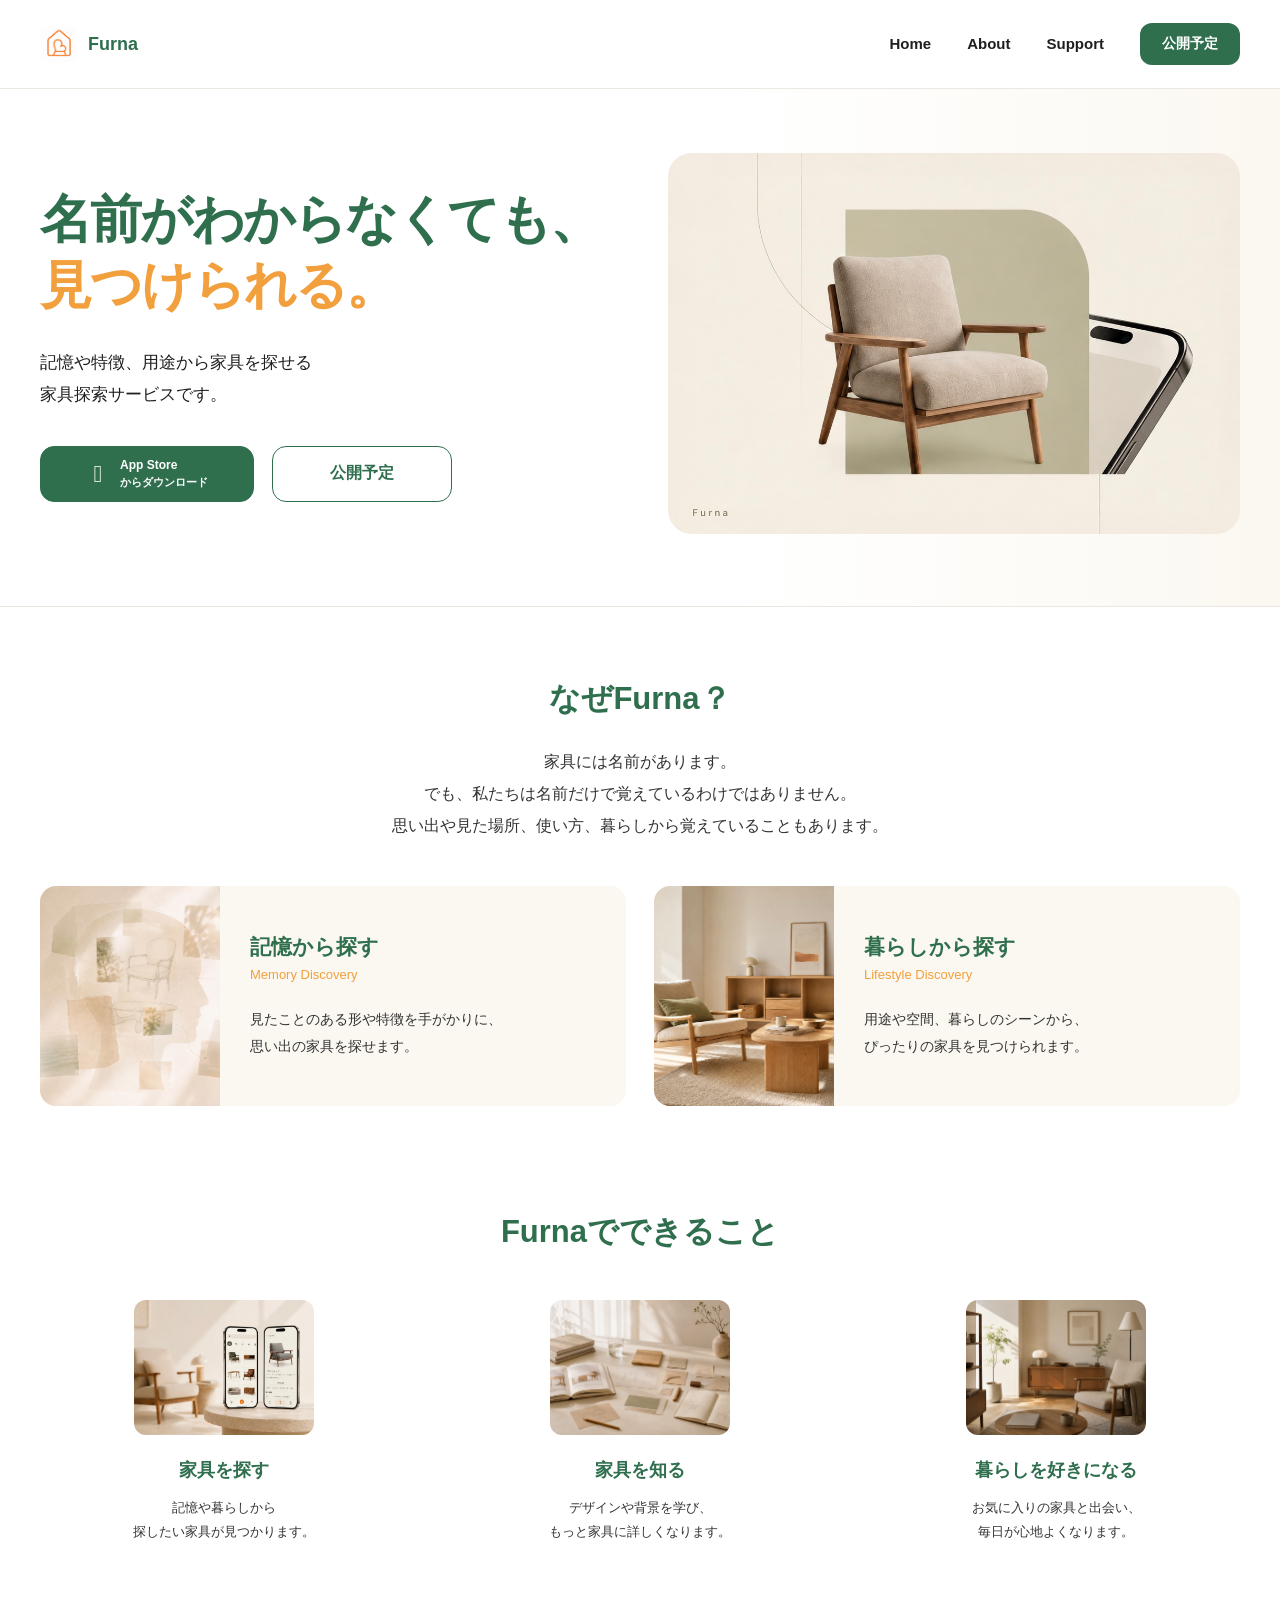
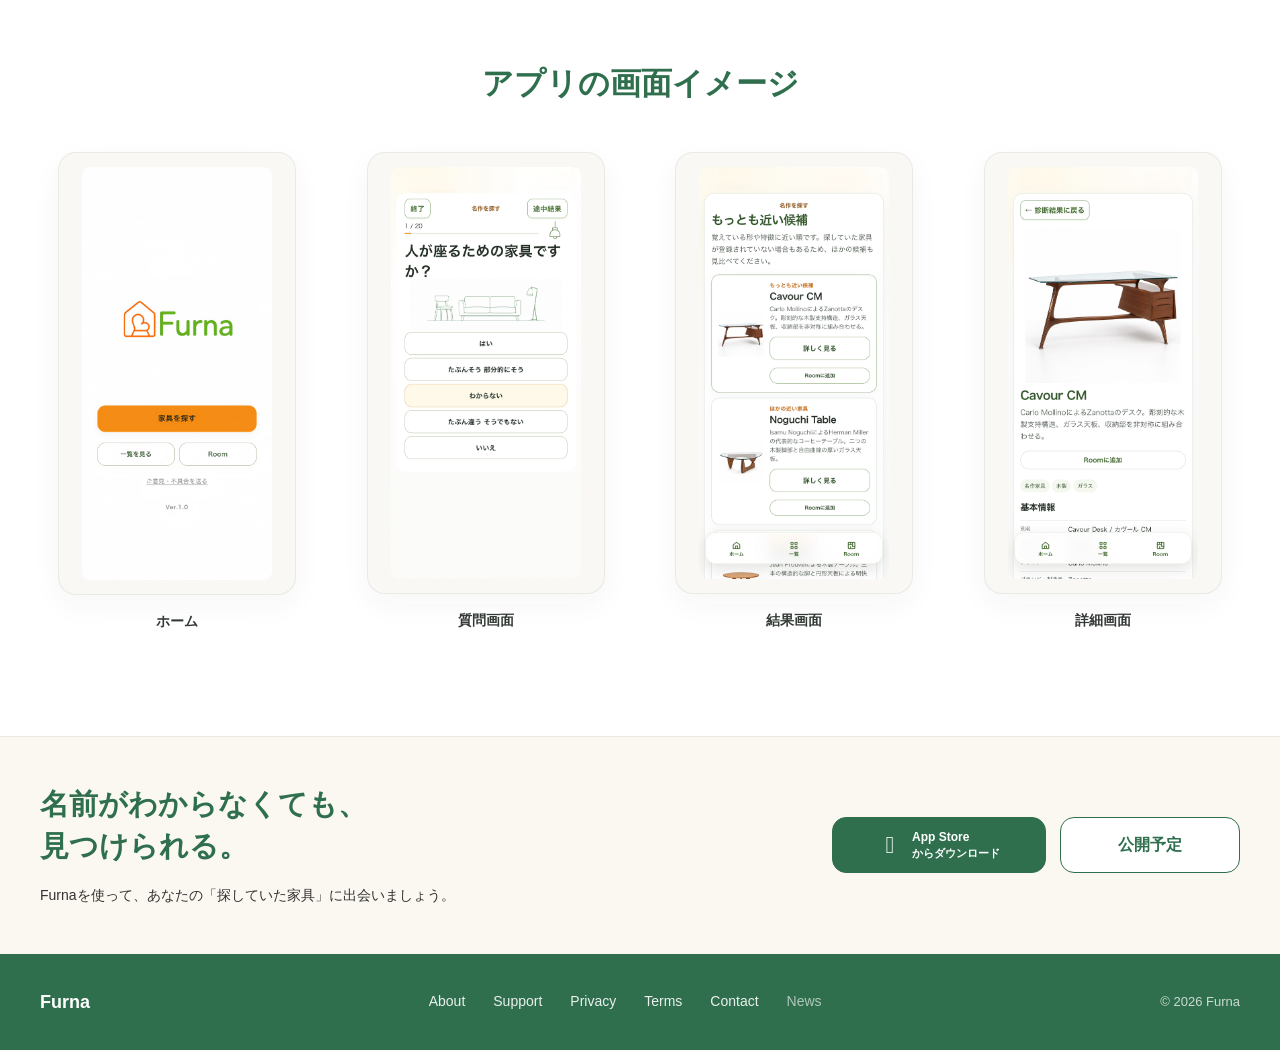
<file: index.html>
<!DOCTYPE html>
<html lang="ja">

<head>

<meta charset="UTF-8">

<meta
    name="viewport"
    content="width=device-width, initial-scale=1"
>

<title>Furna | 名前がわからなくても見つけられる家具探索サービス</title>

<meta
    name="description"
    content="Furnaは、名前がわからない家具を、記憶や特徴、用途、暮らしを手がかりに探せる家具探索サービスです。"
>

<meta
    name="robots"
    content="index,follow"
>

<link
    rel="canonical"
    href="https://furna.jp/"
>

<meta
    property="og:type"
    content="website"
>

<meta
    property="og:site_name"
    content="Furna"
>

<meta
    property="og:title"
    content="Furna | 名前がわからなくても見つけられる家具探索サービス"
>

<meta
    property="og:description"
    content="名前がわからない家具を、記憶や特徴、用途、暮らしを手がかりに探せる家具探索サービスです。"
>

<meta
    property="og:url"
    content="https://furna.jp/"
>

<meta
    property="og:image"
    content="https://furna.jp/images/website-hero.PNG"
>

<meta
    property="og:image:alt"
    content="Furna 家具探索サービス"
>

<meta
    name="twitter:card"
    content="summary_large_image"
>

<meta
    name="twitter:title"
    content="Furna | 名前がわからなくても見つけられる家具探索サービス"
>

<meta
    name="twitter:description"
    content="名前がわからない家具を、記憶や特徴、用途、暮らしを手がかりに探せる家具探索サービスです。"
>

<meta
    name="twitter:image"
    content="https://furna.jp/images/website-hero.PNG"
>

<link rel="stylesheet" href="./v1/css/variables.css">
<link rel="stylesheet" href="./v1/css/reset.css">
<link rel="stylesheet" href="./v1/css/layout.css">
<link rel="stylesheet" href="./v1/css/components.css?v=1.0.6">
<link rel="stylesheet" href="./v1/css/pages.css?v=1.0.10">

</head>

<body>

<div data-common-header></div>

<main>


<!-- ======================================================
     Hero
====================================================== -->

<section class="home-hero">

<div class="container home-hero__inner">

<div class="home-hero__content">

<h1 class="home-hero__title">

<span>名前がわからなくても、</span>
<br>
<strong>見つけられる。</strong>

</h1>

<p class="home-hero__description">

記憶や特徴、用途から家具を探せる
<br>
家具探索サービスです。

</p>

<div class="home-hero__buttons">

<span
class="button button--primary home-app-button"
aria-disabled="true"
>

<span class="home-app-button__mark">

</span>

<span class="home-app-button__text">

<small>
App Store
</small>

<strong>
からダウンロード
</strong>

</span>

</span>

<span
class="button button--secondary"
aria-disabled="true"
>
公開予定
</span>

</div>

</div>


<div class="home-hero__visual">

<img
src="./images/website-hero.PNG"
alt="Furnaアプリと家具のある空間">

</div>

</div>

</section>


<!-- ======================================================
     Why / Discovery
====================================================== -->

<section class="home-why">

<div class="container">

<div class="home-section-heading home-section-heading--center">

<h2>
なぜFurna？
</h2>

<p>

家具には名前があります。
<br>
でも、私たちは名前だけで覚えているわけではありません。
<br>
思い出や見た場所、使い方、暮らしから覚えていることもあります。

</p>

</div>


<div class="home-discovery-grid">

<article class="home-discovery-card">

<div class="home-discovery-card__visual">

<img
src="./images/discovery-memory.PNG"
alt="記憶から家具を探すイメージ">

</div>

<div class="home-discovery-card__content">

<h3>
記憶から探す
</h3>

<p class="home-discovery-card__english">
Memory Discovery
</p>

<p class="home-discovery-card__text">

見たことのある形や特徴を手がかりに、
<br>
思い出の家具を探せます。

</p>

</div>

</article>


<article class="home-discovery-card">

<div class="home-discovery-card__visual">

<img
src="./images/discovery-lifestyle.PNG"
alt="暮らしから家具を探すイメージ">

</div>

<div class="home-discovery-card__content">

<h3>
暮らしから探す
</h3>

<p class="home-discovery-card__english">
Lifestyle Discovery
</p>

<p class="home-discovery-card__text">

用途や空間、暮らしのシーンから、
<br>
ぴったりの家具を見つけられます。

</p>

</div>

</article>

</div>

</div>

</section>


<!-- ======================================================
     Features
====================================================== -->

<section class="home-features">

<div class="container">

<div class="home-section-heading home-section-heading--center">

<h2>
Furnaでできること
</h2>

</div>


<div class="home-feature-grid">

<article class="home-feature">

<div class="home-feature__visual">

<img
src="./images/feature-discovery.PNG"
alt="家具を探す">

</div>

<h3>
家具を探す
</h3>

<p>

記憶や暮らしから
<br>
探したい家具が見つかります。

</p>

</article>


<article class="home-feature">

<div class="home-feature__visual">

<img
src="./images/feature-knowledge.PNG"
alt="家具を知る">

</div>

<h3>
家具を知る
</h3>

<p>

デザインや背景を学び、
<br>
もっと家具に詳しくなります。

</p>

</article>


<article class="home-feature">

<div class="home-feature__visual">

<img
src="./images/feature-lifestyle.PNG"
alt="暮らしを好きになる">

</div>

<h3>
暮らしを好きになる
</h3>

<p>

お気に入りの家具と出会い、
<br>
毎日が心地よくなります。

</p>

</article>

</div>

</div>

</section>


<!-- ======================================================
     Screenshot
====================================================== -->

<section class="home-screenshots">

<div class="container">

<div class="home-section-heading home-section-heading--center">

<h2>
アプリの画面イメージ
</h2>

</div>


<div class="home-screenshot-grid">

<figure class="home-screenshot">

<div class="home-screenshot__image">

<img
src="./images/screenshot-home.PNG"
alt="Furna ホーム画面">

</div>

<figcaption>
ホーム
</figcaption>

</figure>


<figure class="home-screenshot">

<div class="home-screenshot__image">

<img
src="./images/screenshot-question.PNG"
alt="Furna 質問画面">

</div>

<figcaption>
質問画面
</figcaption>

</figure>


<figure class="home-screenshot">

<div class="home-screenshot__image">

<img
src="./images/screenshot-result.PNG"
alt="Furna 結果画面">

</div>

<figcaption>
結果画面
</figcaption>

</figure>


<figure class="home-screenshot">

<div class="home-screenshot__image">

<img
src="./images/screenshot-detail.PNG"
alt="Furna 詳細画面">

</div>

<figcaption>
詳細画面
</figcaption>

</figure>

</div>

</div>

</section>


<!-- ======================================================
     CTA
====================================================== -->

<section class="home-cta">

<div class="container home-cta__inner">

<div class="home-cta__content">

<h2>

名前がわからなくても、
<br>
見つけられる。

</h2>

<p>

Furnaを使って、あなたの「探していた家具」に出会いましょう。

</p>

</div>


<div class="home-cta__buttons">

<span
class="button button--primary home-app-button"
aria-disabled="true"
>

<span class="home-app-button__mark">

</span>

<span class="home-app-button__text">

<small>
App Store
</small>

<strong>
からダウンロード
</strong>

</span>

</span>

<span
class="button button--secondary"
aria-disabled="true"
>
公開予定
</span>

</div>

</div>

</section>


</main>

<div data-common-footer></div>

<script src="./v1/js/common.js?v=1.0.9"></script>

</body>

</html>
</file>
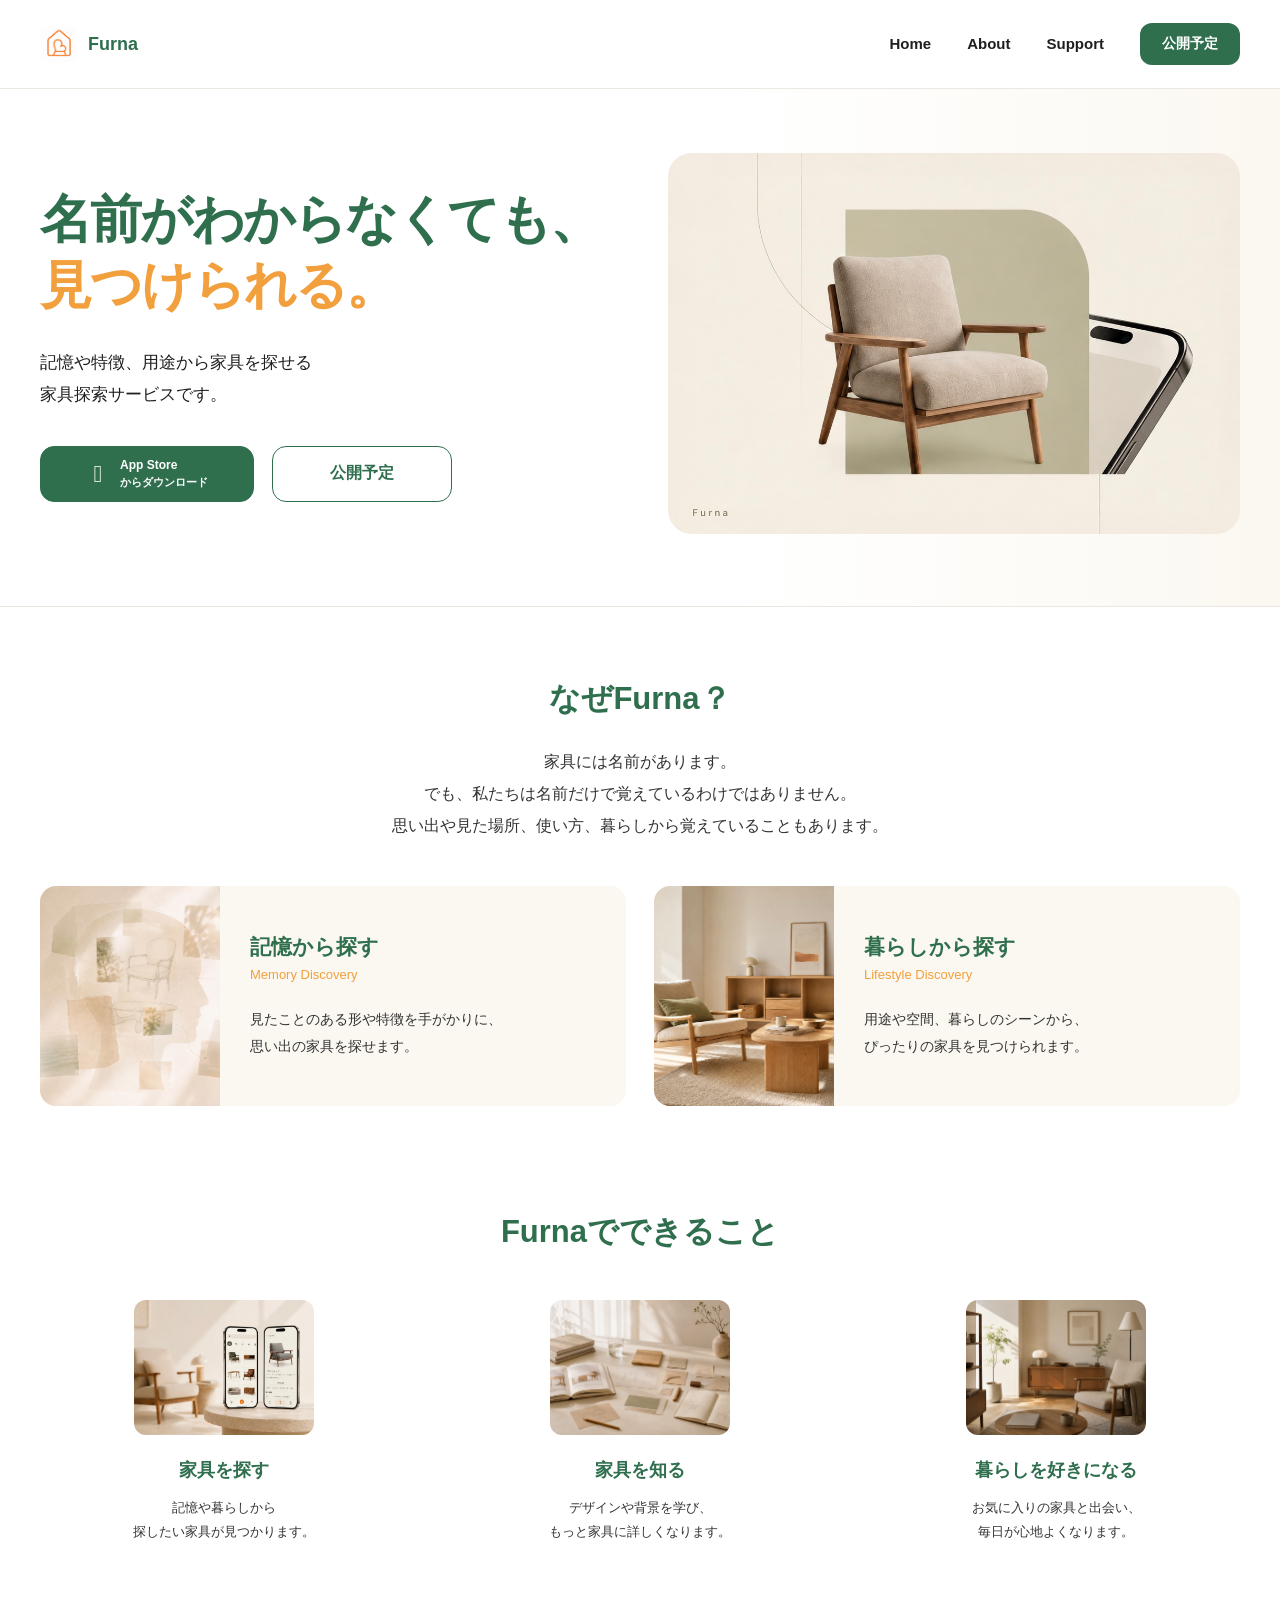
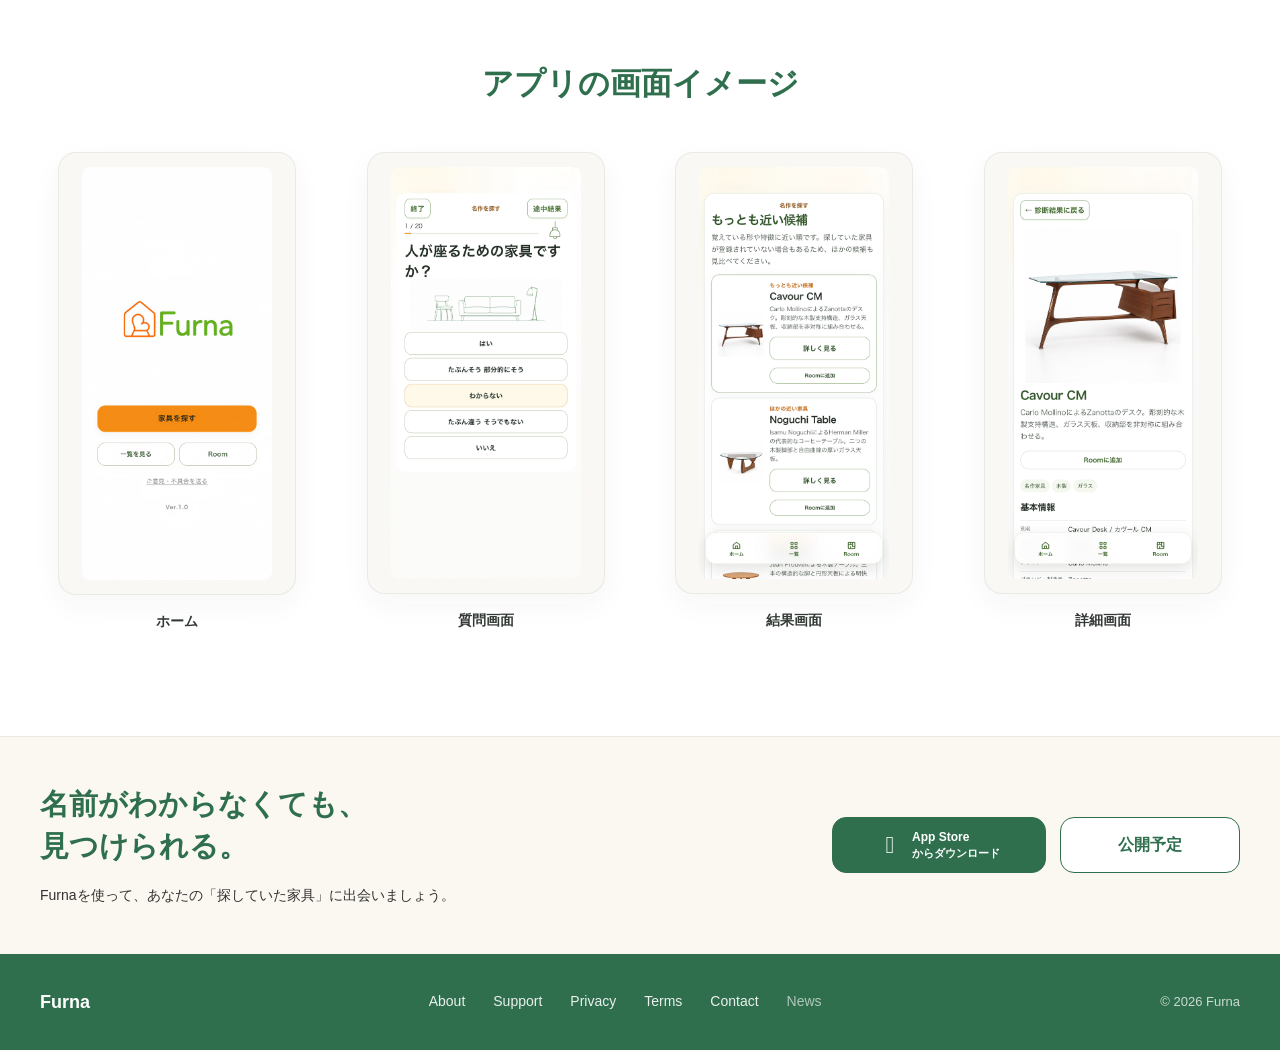
<file: v1/index.html>
<!DOCTYPE html>
<html lang="ja">

<head>

<meta charset="UTF-8">

<meta
    name="viewport"
    content="width=device-width, initial-scale=1"
>

<title>Furna | 名前がわからなくても見つけられる家具探索サービス</title>

<meta
    name="description"
    content="Furnaは、名前がわからない家具を、記憶や特徴、用途、暮らしを手がかりに探せる家具探索サービスです。"
>

<meta
    name="robots"
    content="index,follow"
>

<link
    rel="canonical"
    href="https://furna.jp/"
>

<meta
    property="og:type"
    content="website"
>

<meta
    property="og:site_name"
    content="Furna"
>

<meta
    property="og:title"
    content="Furna | 名前がわからなくても見つけられる家具探索サービス"
>

<meta
    property="og:description"
    content="名前がわからない家具を、記憶や特徴、用途、暮らしを手がかりに探せる家具探索サービスです。"
>

<meta
    property="og:url"
    content="https://furna.jp/"
>

<meta
    property="og:image"
    content="https://furna.jp/images/website-hero.PNG"
>

<meta
    property="og:image:alt"
    content="Furna 家具探索サービス"
>

<meta
    name="twitter:card"
    content="summary_large_image"
>

<meta
    name="twitter:title"
    content="Furna | 名前がわからなくても見つけられる家具探索サービス"
>

<meta
    name="twitter:description"
    content="名前がわからない家具を、記憶や特徴、用途、暮らしを手がかりに探せる家具探索サービスです。"
>

<meta
    name="twitter:image"
    content="https://furna.jp/images/website-hero.PNG"
>

<link rel="stylesheet" href="./css/variables.css">
<link rel="stylesheet" href="./css/reset.css">
<link rel="stylesheet" href="./css/layout.css">
<link rel="stylesheet" href="./css/components.css?v=1.0.6">
<link rel="stylesheet" href="./css/pages.css?v=1.0.6">

</head>


<body>


<div data-common-header></div>


<main>


<!-- ======================================================
     Hero
====================================================== -->

<section class="home-hero">

<div class="container home-hero__inner">


<div class="home-hero__content">

<h1 class="home-hero__title">

<span>
名前がわからなくても、
</span>

<br>

<strong>
見つけられる。
</strong>

</h1>


<p class="home-hero__description">

記憶や特徴、用途から家具を探せる

<br>

家具探索サービスです。

</p>


<div class="home-hero__buttons">


<span
    class="button button--primary home-app-button"
    aria-disabled="true"
>

<span class="home-app-button__mark">

</span>

<span class="home-app-button__text">

<small>
App Store
</small>

<strong>
からダウンロード
</strong>

</span>

</span>


<span
    class="button button--secondary"
    aria-disabled="true"
>
公開予定
</span>


</div>

</div>


<div class="home-hero__visual">

<img
    src="../images/website-hero.PNG"
    alt="Furnaアプリと家具のある空間"
>

</div>


</div>

</section>



<!-- ======================================================
     Why / Discovery
====================================================== -->

<section class="home-why">

<div class="container">


<div class="home-section-heading home-section-heading--center">

<h2>
なぜFurna？
</h2>

<p>

家具には名前があります。

<br>

でも、私たちは名前だけで覚えているわけではありません。

<br>

思い出や見た場所、使い方、暮らしから覚えていることもあります。

</p>

</div>



<div class="home-discovery-grid">


<article class="home-discovery-card">

<div class="home-discovery-card__visual">

<img
    src="../images/discovery-memory.PNG"
    alt="記憶から家具を探すイメージ"
>

</div>


<div class="home-discovery-card__content">

<h3>
記憶から探す
</h3>

<p class="home-discovery-card__english">
Memory Discovery
</p>

<p class="home-discovery-card__text">

見たことのある形や特徴を手がかりに、

<br>

思い出の家具を探せます。

</p>

</div>

</article>



<article class="home-discovery-card">

<div class="home-discovery-card__visual">

<img
    src="../images/discovery-lifestyle.PNG"
    alt="暮らしから家具を探すイメージ"
>

</div>


<div class="home-discovery-card__content">

<h3>
暮らしから探す
</h3>

<p class="home-discovery-card__english">
Lifestyle Discovery
</p>

<p class="home-discovery-card__text">

用途や空間、暮らしのシーンから、

<br>

ぴったりの家具を見つけられます。

</p>

</div>

</article>


</div>

</div>

</section>



<!-- ======================================================
     Features
====================================================== -->

<section class="home-features">

<div class="container">


<div class="home-section-heading home-section-heading--center">

<h2>
Furnaでできること
</h2>

</div>



<div class="home-feature-grid">


<article class="home-feature">

<div class="home-feature__visual">

<img
    src="../images/feature-discovery.PNG"
    alt="家具を探す"
>

</div>

<h3>
家具を探す
</h3>

<p>

記憶や暮らしから

<br>

探したい家具が見つかります。

</p>

</article>



<article class="home-feature">

<div class="home-feature__visual">

<img
    src="../images/feature-knowledge.PNG"
    alt="家具を知る"
>

</div>

<h3>
家具を知る
</h3>

<p>

デザインや背景を学び、

<br>

もっと家具に詳しくなります。

</p>

</article>



<article class="home-feature">

<div class="home-feature__visual">

<img
    src="../images/feature-lifestyle.PNG"
    alt="暮らしを好きになる"
>

</div>

<h3>
暮らしを好きになる
</h3>

<p>

お気に入りの家具と出会い、

<br>

毎日が心地よくなります。

</p>

</article>


</div>

</div>

</section>



<!-- ======================================================
     Screenshot
====================================================== -->

<section class="home-screenshots">

<div class="container">


<div class="home-section-heading home-section-heading--center">

<h2>
アプリの画面イメージ
</h2>

</div>



<div class="home-screenshot-grid">


<figure class="home-screenshot">

<div class="home-screenshot__image">

<img
    src="../images/screenshot-home.PNG"
    alt="Furna ホーム画面"
>

</div>

<figcaption>
ホーム
</figcaption>

</figure>



<figure class="home-screenshot">

<div class="home-screenshot__image">

<img
    src="../images/screenshot-question.PNG"
    alt="Furna 質問画面"
>

</div>

<figcaption>
質問画面
</figcaption>

</figure>



<figure class="home-screenshot">

<div class="home-screenshot__image">

<img
    src="../images/screenshot-result.PNG"
    alt="Furna 結果画面"
>

</div>

<figcaption>
結果画面
</figcaption>

</figure>



<figure class="home-screenshot">

<div class="home-screenshot__image">

<img
    src="../images/screenshot-detail.PNG"
    alt="Furna 詳細画面"
>

</div>

<figcaption>
詳細画面
</figcaption>

</figure>


</div>

</div>

</section>



<!-- ======================================================
     CTA
====================================================== -->

<section class="home-cta">

<div class="container home-cta__inner">


<div class="home-cta__content">

<h2>

名前がわからなくても、

<br>

見つけられる。

</h2>

<p>

Furnaを使って、あなたの「探していた家具」に出会いましょう。

</p>

</div>



<div class="home-cta__buttons">


<span
    class="button button--primary home-app-button"
    aria-disabled="true"
>

<span class="home-app-button__mark">

</span>

<span class="home-app-button__text">

<small>
App Store
</small>

<strong>
からダウンロード
</strong>

</span>

</span>


<span
    class="button button--secondary"
    aria-disabled="true"
>
公開予定
</span>


</div>


</div>

</section>


</main>



<div data-common-footer></div>



<script src="./js/common.js?v=1.0.9"></script>


</body>

</html>
</file>
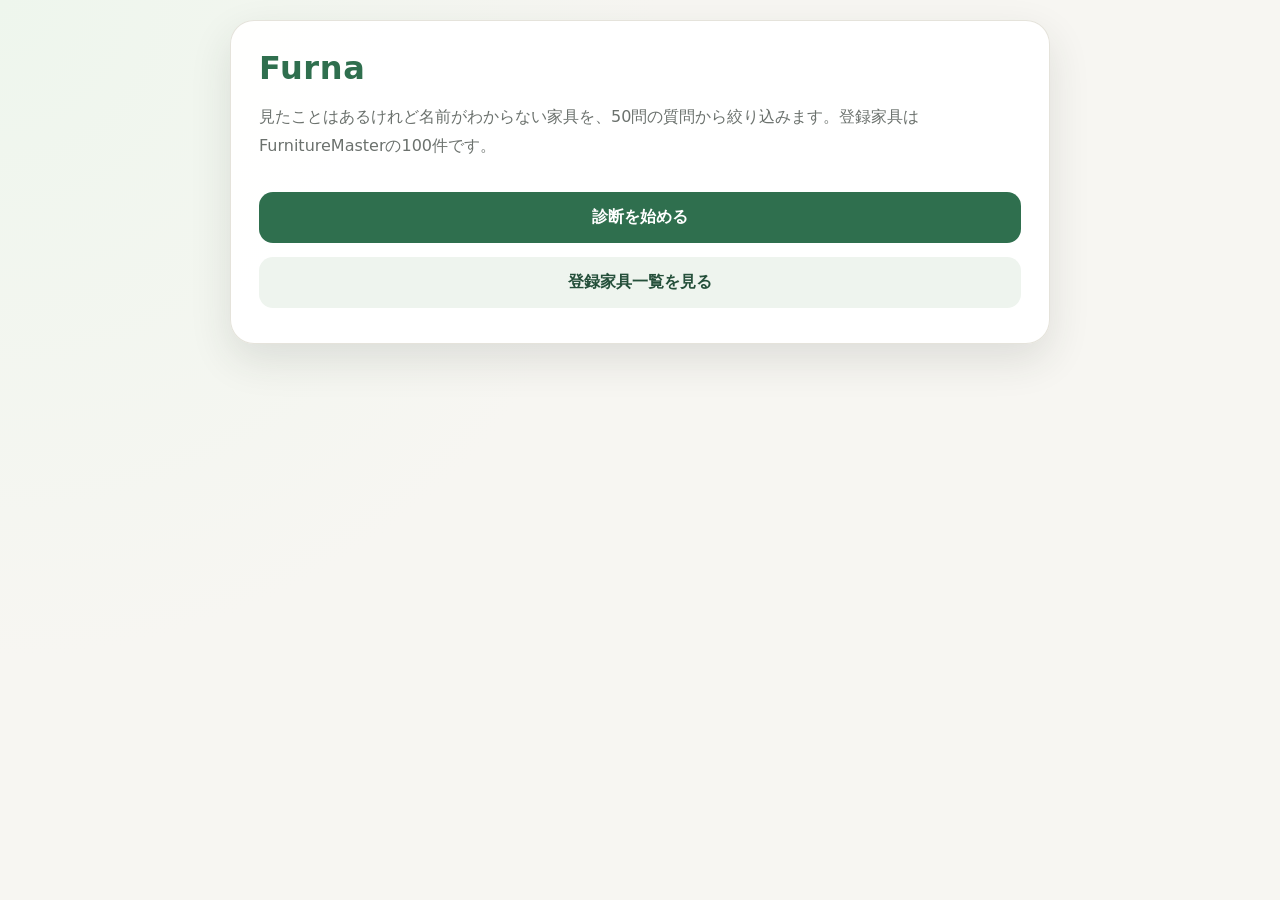
<file: furna_web_threshold80.html>
<!DOCTYPE html>
<html lang="ja">
<head>
  <meta charset="UTF-8" />
  <meta name="viewport" content="width=device-width, initial-scale=1.0" />
  <title>Furna</title>
  <style>
    :root {
      --green: #2f6f4e;
      --green-dark: #244f3a;
      --orange: #f29f3d;
      --cream: #f7f6f2;
      --text: #26352c;
      --muted: #6b716d;
      --border: #e1ded5;
      --card: #ffffff;
    }
    * { box-sizing: border-box; }
    body {
      font-family: -apple-system, BlinkMacSystemFont, "Hiragino Sans", "Yu Gothic", "YuGothic", system-ui, sans-serif;
      background: radial-gradient(circle at top left, #eef6ed, var(--cream) 42%);
      color: var(--text);
      margin: 0;
      min-height: 100vh;
      padding: 20px;
    }
    .app {
      max-width: 820px;
      margin: 0 auto;
      background: rgba(255,255,255,0.94);
      padding: 28px;
      border-radius: 24px;
      box-shadow: 0 16px 42px rgba(38, 53, 44, 0.12);
      border: 1px solid rgba(225,222,213,0.85);
    }
    h1 { margin: 0 0 12px; color: var(--green); letter-spacing: .02em; }
    h2 { margin: 10px 0 18px; line-height: 1.45; }
    p { line-height: 1.8; }
    .lead { color: var(--muted); margin-bottom: 24px; }
    button {
      width: 100%;
      margin: 7px 0;
      padding: 15px 16px;
      border: none;
      border-radius: 14px;
      background: var(--green);
      color: white;
      font-size: 16px;
      font-weight: 700;
      cursor: pointer;
      transition: transform .08s ease, opacity .15s ease;
    }
    button:hover { opacity: .93; }
    button:active { transform: translateY(1px); }
    button.secondary { background: var(--orange); color: #2f2415; }
    button.ghost { background: #eef4ee; color: var(--green-dark); }
    .meta-row { display:flex; flex-wrap:wrap; gap:8px; margin: 12px 0; }
    .pill {
      display:inline-flex; align-items:center; gap:6px;
      padding: 6px 10px; border-radius: 999px;
      background: #eef4ee; color: var(--green-dark); font-size: 13px;
    }
    .card {
      border: 1px solid var(--border);
      border-radius: 18px;
      padding: 16px;
      margin: 14px 0;
      background: #fffdfa;
    }
    .result-card { display: grid; grid-template-columns: 1fr; gap: 8px; }
    .result-head { display:flex; justify-content:space-between; gap:12px; align-items:flex-start; }
    .rank { color: var(--green); font-weight: 800; font-size: 18px; }
    .percent { font-weight: 900; color: var(--green); font-size: 20px; white-space:nowrap; }
    .muted { color: var(--muted); font-size: 14px; }
    .progress-wrap { width:100%; height:10px; background:#e8e4da; border-radius:999px; overflow:hidden; margin: 14px 0 22px; }
    .progress-bar { height:100%; background: var(--green); width:0%; transition: width .25s ease; }
    .tag { display:inline-block; background:#f2efe7; color:#4b514c; border-radius:8px; padding:5px 8px; margin: 4px 4px 0 0; font-size:12px; }
    .grid { display:grid; grid-template-columns: repeat(2, minmax(0,1fr)); gap:10px; }
    .small { font-size: 13px; }
    .top-actions { display:flex; gap:10px; }
    .top-actions button { width:auto; flex:1; }
    input { width:100%; padding:14px; border:1px solid var(--border); border-radius:12px; font-size:16px; margin:8px 0 14px; }
    @media (max-width: 620px) {
      body { padding: 12px; }
      .app { padding: 20px; border-radius: 20px; }
      .grid { grid-template-columns: 1fr; }
      .result-head { flex-direction: column; }
    }
  </style>
</head>
<body>
  <div class="app" id="app"></div>

  <script>
    const furnitures = [{"id": "F001", "category": "椅子", "name": "ラウンジチェア", "type": "一般名称", "description": "一人掛けのくつろぎ用椅子。ソファより軽く、ダイニングチェアより休息向き。", "tags": ["chair", "one_seat", "lounge", "relax", "low_seat", "living", "arm_optional"], "keywords": ["ラウンジチェア", "椅子", "一般名称", "chair", "one_seat", "lounge", "relax", "low_seat", "living", "arm_optional"]}, {"id": "F002", "category": "椅子", "name": "イージーチェア", "type": "一般名称", "description": "休息用の安楽椅子。背もたれ・座面に余裕がある。", "tags": ["chair", "one_seat", "relax", "soft", "high_back", "living"], "keywords": ["イージーチェア", "椅子", "一般名称", "chair", "one_seat", "relax", "soft", "high_back", "living"]}, {"id": "F003", "category": "椅子", "name": "アームチェア", "type": "一般名称", "description": "肘掛けのある一人掛け椅子。用途は幅広い。", "tags": ["chair", "one_seat", "arms", "general"], "keywords": ["アームチェア", "椅子", "一般名称", "chair", "one_seat", "arms", "general"]}, {"id": "F004", "category": "椅子", "name": "ダイニングチェア", "type": "一般名称", "description": "食卓で使う椅子。座面高めで食事・作業向き。", "tags": ["chair", "dining", "no_recline", "upright", "standard_height"], "keywords": ["ダイニングチェア", "椅子", "一般名称", "chair", "dining", "no_recline", "upright", "standard_height"]}, {"id": "F005", "category": "椅子", "name": "サイドチェア", "type": "一般名称", "description": "肘掛けのない簡素な椅子。ダイニングにも使われる。", "tags": ["chair", "no_arms", "dining", "general"], "keywords": ["サイドチェア", "椅子", "一般名称", "chair", "no_arms", "dining", "general"]}, {"id": "F006", "category": "椅子", "name": "ウィンザーチェア", "type": "一般名称", "description": "木製で細い棒状の背もたれを持つ伝統的な椅子。", "tags": ["chair", "wood", "spindle_back", "classic", "dining"], "keywords": ["ウィンザーチェア", "椅子", "一般名称", "chair", "wood", "spindle_back", "classic", "dining"]}, {"id": "F007", "category": "椅子", "name": "ロッキングチェア", "type": "一般名称", "description": "脚部が弧状で前後に揺れる椅子。", "tags": ["chair", "rocking", "relax", "classic", "living"], "keywords": ["ロッキングチェア", "椅子", "一般名称", "chair", "rocking", "relax", "classic", "living"]}, {"id": "F008", "category": "椅子", "name": "リクライニングチェア", "type": "一般名称", "description": "背もたれやフットレストの角度を変えられる椅子。", "tags": ["chair", "reclining", "relax", "mechanism", "footrest"], "keywords": ["リクライニングチェア", "椅子", "一般名称", "chair", "reclining", "relax", "mechanism", "footrest"]}, {"id": "F009", "category": "椅子", "name": "オットマン", "type": "一般名称", "description": "足置き用の低いスツール。単体で補助椅子にもなる。", "tags": ["footstool", "low", "ottoman", "living"], "keywords": ["オットマン", "椅子", "一般名称", "footstool", "low", "ottoman", "living"]}, {"id": "F010", "category": "椅子", "name": "スツール", "type": "一般名称", "description": "背もたれのない椅子。補助椅子として使いやすい。", "tags": ["chair", "no_back", "compact", "stool"], "keywords": ["スツール", "椅子", "一般名称", "chair", "no_back", "compact", "stool"]}, {"id": "F011", "category": "椅子", "name": "カウンターチェア", "type": "一般名称", "description": "カウンターや高いテーブル用の座面が高い椅子。", "tags": ["chair", "tall", "bar", "counter", "footrest"], "keywords": ["カウンターチェア", "椅子", "一般名称", "chair", "tall", "bar", "counter", "footrest"]}, {"id": "F012", "category": "椅子", "name": "ベンチ", "type": "一般名称", "description": "複数人で腰掛けられる横長の椅子。", "tags": ["seat", "multiple", "long", "bench"], "keywords": ["ベンチ", "椅子", "一般名称", "seat", "multiple", "long", "bench"]}, {"id": "F013", "category": "椅子", "name": "デイベッド", "type": "一般名称", "description": "ソファとベッドの中間のように横になれる家具。", "tags": ["sofa", "bed", "lounge", "lie_down", "long"], "keywords": ["デイベッド", "椅子", "一般名称", "sofa", "bed", "lounge", "lie_down", "long"]}, {"id": "F014", "category": "椅子", "name": "シェーズロング", "type": "一般名称", "description": "脚を伸ばして座れる長椅子。片側に背や肘があることが多い。", "tags": ["chair", "lounge", "lie_down", "long", "chaise"], "keywords": ["シェーズロング", "椅子", "一般名称", "chair", "lounge", "lie_down", "long", "chaise"]}, {"id": "F015", "category": "椅子", "name": "座椅子", "type": "一般名称", "description": "床座用の脚のない低い椅子。和室向き。", "tags": ["chair", "floor", "no_legs", "japanese", "low"], "keywords": ["座椅子", "椅子", "一般名称", "chair", "floor", "no_legs", "japanese", "low"]}, {"id": "F016", "category": "椅子", "name": "籐椅子／ラタンチェア", "type": "一般名称", "description": "ラタン素材を使った軽やかな椅子。", "tags": ["chair", "rattan", "natural", "light"], "keywords": ["籐椅子／ラタンチェア", "椅子", "一般名称", "chair", "rattan", "natural", "light"]}, {"id": "F017", "category": "椅子", "name": "パーソナルチェア", "type": "一般名称", "description": "個人でくつろぐための一人掛け椅子の総称。", "tags": ["chair", "one_seat", "relax", "living"], "keywords": ["パーソナルチェア", "椅子", "一般名称", "chair", "one_seat", "relax", "living"]}, {"id": "F018", "category": "椅子", "name": "アクセントチェア", "type": "一般名称", "description": "空間のポイントになる装飾性の高い一人掛け椅子。", "tags": ["chair", "one_seat", "decorative", "living"], "keywords": ["アクセントチェア", "椅子", "一般名称", "chair", "one_seat", "decorative", "living"]}, {"id": "F019", "category": "椅子", "name": "クラブチェア", "type": "一般名称", "description": "革張りなどで重厚感のある低めの安楽椅子。", "tags": ["chair", "leather", "low_seat", "arms", "classic", "relax"], "keywords": ["クラブチェア", "椅子", "一般名称", "chair", "leather", "low_seat", "arms", "classic", "relax"]}, {"id": "F020", "category": "椅子", "name": "バタフライチェア", "type": "一般名称", "description": "布や革を吊るような座面を持つ軽快な椅子。", "tags": ["chair", "folding", "canvas", "leather", "lounge"], "keywords": ["バタフライチェア", "椅子", "一般名称", "chair", "folding", "canvas", "leather", "lounge"]}, {"id": "F021", "category": "名作椅子", "name": "CH24／Yチェア", "type": "名作家具", "description": "曲線的な木製フレームとY字の背、ペーパーコード座面の椅子。", "tags": ["chair", "wood", "paper_cord", "nordic", "dining", "iconic", "curved", "y_back"], "keywords": ["CH24／Yチェア", "名作椅子", "名作家具", "chair", "wood", "paper_cord", "nordic", "dining", "iconic", "curved", "y_back"]}, {"id": "F022", "category": "名作椅子", "name": "J39 モーエンセンチェア", "type": "名作家具", "description": "素朴な木製フレームとペーパーコード座面のシェーカースタイル系椅子。", "tags": ["chair", "wood", "paper_cord", "nordic", "dining", "simple"], "keywords": ["J39 モーエンセンチェア", "名作椅子", "名作家具", "chair", "wood", "paper_cord", "nordic", "dining", "simple"]}, {"id": "F023", "category": "名作椅子", "name": "セブンチェア", "type": "名作家具", "description": "成形合板の一体的な背座と細い脚を持つ軽快な椅子。", "tags": ["chair", "plywood", "stackable", "nordic", "dining", "iconic"], "keywords": ["セブンチェア", "名作椅子", "名作家具", "chair", "plywood", "stackable", "nordic", "dining", "iconic"]}, {"id": "F024", "category": "名作椅子", "name": "アントチェア", "type": "名作家具", "description": "蟻のような細いくびれを持つ成形合板椅子。", "tags": ["chair", "plywood", "stackable", "nordic", "three_legs", "iconic"], "keywords": ["アントチェア", "名作椅子", "名作家具", "chair", "plywood", "stackable", "nordic", "three_legs", "iconic"]}, {"id": "F025", "category": "名作椅子", "name": "シェルチェア CH07", "type": "名作家具", "description": "大きな曲面の座と背、三本脚が特徴のラウンジチェア。", "tags": ["chair", "wood", "plywood", "lounge", "three_legs", "iconic", "curved"], "keywords": ["シェルチェア CH07", "名作椅子", "名作家具", "chair", "wood", "plywood", "lounge", "three_legs", "iconic", "curved"]}, {"id": "F026", "category": "名作椅子", "name": "PK22", "type": "名作家具", "description": "低く水平なライン、籐や革座面、スチール脚のラウンジチェア。", "tags": ["chair", "lounge", "low_seat", "steel", "rattan", "leather", "modern"], "keywords": ["PK22", "名作椅子", "名作家具", "chair", "lounge", "low_seat", "steel", "rattan", "leather", "modern"]}, {"id": "F027", "category": "名作椅子", "name": "LC2 アームチェア", "type": "名作家具", "description": "外側のスチールフレームと箱型クッションのモダンな一人掛け。", "tags": ["chair", "sofa", "one_seat", "steel", "leather", "modern", "boxy"], "keywords": ["LC2 アームチェア", "名作椅子", "名作家具", "chair", "sofa", "one_seat", "steel", "leather", "modern", "boxy"]}, {"id": "F028", "category": "名作椅子", "name": "LC4 シェーズロング", "type": "名作家具", "description": "寝椅子型で身体を預ける曲線的なリクライニング家具。", "tags": ["chair", "chaise", "lounge", "lie_down", "steel", "leather", "iconic"], "keywords": ["LC4 シェーズロング", "名作椅子", "名作家具", "chair", "chaise", "lounge", "lie_down", "steel", "leather", "iconic"]}, {"id": "F029", "category": "名作椅子", "name": "バルセロナチェア", "type": "名作家具", "description": "X字脚と革クッションが特徴の格式あるラウンジチェア。", "tags": ["chair", "lounge", "leather", "steel", "x_leg", "iconic"], "keywords": ["バルセロナチェア", "名作椅子", "名作家具", "chair", "lounge", "leather", "steel", "x_leg", "iconic"]}, {"id": "F030", "category": "名作椅子", "name": "イームズ ラウンジチェア", "type": "名作家具", "description": "成形合板シェルと革クッション、オットマンを伴う安楽椅子。", "tags": ["chair", "lounge", "leather", "plywood", "ottoman", "iconic", "relax"], "keywords": ["イームズ ラウンジチェア", "名作椅子", "名作家具", "chair", "lounge", "leather", "plywood", "ottoman", "iconic", "relax"]}, {"id": "F031", "category": "名作椅子", "name": "イームズ シェルチェア", "type": "名作家具", "description": "樹脂またはFRPの一体成形シェルを持つ椅子。", "tags": ["chair", "plastic", "shell", "modern", "dining"], "keywords": ["イームズ シェルチェア", "名作椅子", "名作家具", "chair", "plastic", "shell", "modern", "dining"]}, {"id": "F032", "category": "名作椅子", "name": "パントンチェア", "type": "名作家具", "description": "S字形の一体成形プラスチック椅子。", "tags": ["chair", "plastic", "cantilever", "s_shape", "iconic"], "keywords": ["パントンチェア", "名作椅子", "名作家具", "chair", "plastic", "cantilever", "s_shape", "iconic"]}, {"id": "F033", "category": "名作椅子", "name": "トーネット No.14", "type": "名作家具", "description": "曲げ木と籐張り座面のカフェチェア。", "tags": ["chair", "bentwood", "rattan", "cafe", "classic", "iconic"], "keywords": ["トーネット No.14", "名作椅子", "名作家具", "chair", "bentwood", "rattan", "cafe", "classic", "iconic"]}, {"id": "F034", "category": "名作椅子", "name": "マルセル・ブロイヤー チェスカチェア", "type": "名作家具", "description": "カンチレバー脚、籐張り、チューブスチールの椅子。", "tags": ["chair", "cantilever", "steel", "rattan", "dining", "modern"], "keywords": ["マルセル・ブロイヤー チェスカチェア", "名作椅子", "名作家具", "chair", "cantilever", "steel", "rattan", "dining", "modern"]}, {"id": "F035", "category": "名作椅子", "name": "ヒルハウスチェア", "type": "名作家具", "description": "非常に高い格子状背もたれを持つ装飾的な椅子。", "tags": ["chair", "high_back", "wood", "grid", "decorative", "iconic"], "keywords": ["ヒルハウスチェア", "名作椅子", "名作家具", "chair", "high_back", "wood", "grid", "decorative", "iconic"]}, {"id": "F036", "category": "ソファ", "name": "一人掛けソファ", "type": "一般名称", "description": "ソファの構造を持つ一人用の椅子。", "tags": ["sofa", "one_seat", "soft", "arms", "living"], "keywords": ["一人掛けソファ", "ソファ", "一般名称", "sofa", "one_seat", "soft", "arms", "living"]}, {"id": "F037", "category": "ソファ", "name": "二人掛けソファ", "type": "一般名称", "description": "二人で座る標準的なソファ。", "tags": ["sofa", "two_seat", "living", "soft"], "keywords": ["二人掛けソファ", "ソファ", "一般名称", "sofa", "two_seat", "living", "soft"]}, {"id": "F038", "category": "ソファ", "name": "三人掛けソファ", "type": "一般名称", "description": "三人程度で座る横長のソファ。", "tags": ["sofa", "three_seat", "living", "long"], "keywords": ["三人掛けソファ", "ソファ", "一般名称", "sofa", "three_seat", "living", "long"]}, {"id": "F039", "category": "ソファ", "name": "カウチソファ", "type": "一般名称", "description": "足を伸ばせる片側長めのソファ。", "tags": ["sofa", "chaise", "long", "living", "lie_down"], "keywords": ["カウチソファ", "ソファ", "一般名称", "sofa", "chaise", "long", "living", "lie_down"]}, {"id": "F040", "category": "ソファ", "name": "コーナーソファ", "type": "一般名称", "description": "L字やコーナー配置に適したソファ。", "tags": ["sofa", "l_shape", "corner", "living"], "keywords": ["コーナーソファ", "ソファ", "一般名称", "sofa", "l_shape", "corner", "living"]}, {"id": "F041", "category": "ソファ", "name": "ソファベッド", "type": "一般名称", "description": "ベッドとしても使える変形ソファ。", "tags": ["sofa", "bed", "convertible", "living"], "keywords": ["ソファベッド", "ソファ", "一般名称", "sofa", "bed", "convertible", "living"]}, {"id": "F042", "category": "ソファ", "name": "ローソファ", "type": "一般名称", "description": "座面が低く床に近いソファ。", "tags": ["sofa", "low_seat", "floor", "living", "japanese"], "keywords": ["ローソファ", "ソファ", "一般名称", "sofa", "low_seat", "floor", "living", "japanese"]}, {"id": "F043", "category": "ソファ", "name": "ベンチソファ", "type": "一般名称", "description": "背や肘が控えめなベンチ状ソファ。", "tags": ["sofa", "bench", "long", "simple"], "keywords": ["ベンチソファ", "ソファ", "一般名称", "sofa", "bench", "long", "simple"]}, {"id": "F044", "category": "ソファ", "name": "モジュールソファ", "type": "一般名称", "description": "複数ユニットを組み合わせるソファ。", "tags": ["sofa", "module", "customizable", "living"], "keywords": ["モジュールソファ", "ソファ", "一般名称", "sofa", "module", "customizable", "living"]}, {"id": "F045", "category": "ソファ", "name": "ラブソファ", "type": "一般名称", "description": "二人用の小ぶりなソファ。", "tags": ["sofa", "two_seat", "compact", "living"], "keywords": ["ラブソファ", "ソファ", "一般名称", "sofa", "two_seat", "compact", "living"]}, {"id": "F046", "category": "テーブル", "name": "コーヒーテーブル", "type": "一般名称", "description": "ソファ前に置く低めのテーブル。", "tags": ["table", "low", "living", "coffee"], "keywords": ["コーヒーテーブル", "テーブル", "一般名称", "table", "low", "living", "coffee"]}, {"id": "F047", "category": "テーブル", "name": "ローテーブル", "type": "一般名称", "description": "床座やソファ前に使う低いテーブル。", "tags": ["table", "low", "living", "japanese"], "keywords": ["ローテーブル", "テーブル", "一般名称", "table", "low", "living", "japanese"]}, {"id": "F048", "category": "テーブル", "name": "センターテーブル", "type": "一般名称", "description": "リビング中央に置くテーブル。", "tags": ["table", "low", "living", "center"], "keywords": ["センターテーブル", "テーブル", "一般名称", "table", "low", "living", "center"]}, {"id": "F049", "category": "テーブル", "name": "サイドテーブル", "type": "一般名称", "description": "ソファやベッド横に置く小型テーブル。", "tags": ["table", "small", "side", "living", "bedroom"], "keywords": ["サイドテーブル", "テーブル", "一般名称", "table", "small", "side", "living", "bedroom"]}, {"id": "F050", "category": "テーブル", "name": "ネストテーブル", "type": "一般名称", "description": "大中小を入れ子に収納できるテーブル。", "tags": ["table", "nesting", "small", "set"], "keywords": ["ネストテーブル", "テーブル", "一般名称", "table", "nesting", "small", "set"]}, {"id": "F051", "category": "テーブル", "name": "コンソールテーブル", "type": "一般名称", "description": "壁付けや玄関に置く奥行き浅めの飾り台。", "tags": ["table", "narrow", "wall", "entry", "display"], "keywords": ["コンソールテーブル", "テーブル", "一般名称", "table", "narrow", "wall", "entry", "display"]}, {"id": "F052", "category": "テーブル", "name": "ダイニングテーブル", "type": "一般名称", "description": "食事用の高さのあるテーブル。", "tags": ["table", "dining", "standard_height"], "keywords": ["ダイニングテーブル", "テーブル", "一般名称", "table", "dining", "standard_height"]}, {"id": "F053", "category": "テーブル", "name": "エクステンションテーブル", "type": "一般名称", "description": "天板を伸長できるテーブル。", "tags": ["table", "dining", "extendable"], "keywords": ["エクステンションテーブル", "テーブル", "一般名称", "table", "dining", "extendable"]}, {"id": "F054", "category": "テーブル", "name": "バタフライテーブル", "type": "一般名称", "description": "折りたたみ天板を広げられるテーブル。", "tags": ["table", "folding", "extendable", "compact"], "keywords": ["バタフライテーブル", "テーブル", "一般名称", "table", "folding", "extendable", "compact"]}, {"id": "F055", "category": "テーブル", "name": "ドロップリーフテーブル", "type": "一般名称", "description": "左右の天板を垂らして収納できるテーブル。", "tags": ["table", "folding", "classic", "extendable"], "keywords": ["ドロップリーフテーブル", "テーブル", "一般名称", "table", "folding", "classic", "extendable"]}, {"id": "F056", "category": "テーブル", "name": "ラウンドテーブル", "type": "一般名称", "description": "円形のテーブル。", "tags": ["table", "round", "dining", "living"], "keywords": ["ラウンドテーブル", "テーブル", "一般名称", "table", "round", "dining", "living"]}, {"id": "F057", "category": "テーブル", "name": "カフェテーブル", "type": "一般名称", "description": "小ぶりで軽食・喫茶向きのテーブル。", "tags": ["table", "small", "cafe", "round"], "keywords": ["カフェテーブル", "テーブル", "一般名称", "table", "small", "cafe", "round"]}, {"id": "F058", "category": "テーブル", "name": "座卓", "type": "一般名称", "description": "和室で床座に使う低いテーブル。", "tags": ["table", "low", "japanese", "tatami"], "keywords": ["座卓", "テーブル", "一般名称", "table", "low", "japanese", "tatami"]}, {"id": "F059", "category": "名作テーブル", "name": "イサム・ノグチ コーヒーテーブル", "type": "名作家具", "description": "有機的な木製脚とガラス天板の彫刻的テーブル。", "tags": ["table", "coffee", "glass", "wood", "organic", "iconic"], "keywords": ["イサム・ノグチ コーヒーテーブル", "名作テーブル", "名作家具", "table", "coffee", "glass", "wood", "organic", "iconic"]}, {"id": "F060", "category": "名作テーブル", "name": "チューリップテーブル", "type": "名作家具", "description": "一本脚のペデスタルベースを持つ丸型・楕円型テーブル。", "tags": ["table", "pedestal", "round", "modern", "iconic"], "keywords": ["チューリップテーブル", "名作テーブル", "名作家具", "table", "pedestal", "round", "modern", "iconic"]}, {"id": "F061", "category": "収納", "name": "チェスト", "type": "一般名称", "description": "引き出し収納家具。衣類や小物をしまう。", "tags": ["storage", "drawers", "clothes", "bedroom"], "keywords": ["チェスト", "収納", "一般名称", "storage", "drawers", "clothes", "bedroom"]}, {"id": "F062", "category": "収納", "name": "キャビネット", "type": "一般名称", "description": "扉や引き出し付きの箱型収納。", "tags": ["storage", "cabinet", "doors", "general"], "keywords": ["キャビネット", "収納", "一般名称", "storage", "cabinet", "doors", "general"]}, {"id": "F063", "category": "収納", "name": "サイドボード", "type": "一般名称", "description": "横長で腰高の収納家具。食器や雑貨を収納。", "tags": ["storage", "sideboard", "long", "low", "dining", "living"], "keywords": ["サイドボード", "収納", "一般名称", "storage", "sideboard", "long", "low", "dining", "living"]}, {"id": "F064", "category": "収納", "name": "リビングボード", "type": "一般名称", "description": "リビング用の横長収納家具。", "tags": ["storage", "living", "long", "low"], "keywords": ["リビングボード", "収納", "一般名称", "storage", "living", "long", "low"]}, {"id": "F065", "category": "収納", "name": "テレビボード", "type": "一般名称", "description": "テレビを置くための横長収納家具。", "tags": ["storage", "tv", "long", "low", "living"], "keywords": ["テレビボード", "収納", "一般名称", "storage", "tv", "long", "low", "living"]}, {"id": "F066", "category": "収納", "name": "シェルフ", "type": "一般名称", "description": "オープン棚。見せる収納に向く。", "tags": ["storage", "shelf", "open", "display"], "keywords": ["シェルフ", "収納", "一般名称", "storage", "shelf", "open", "display"]}, {"id": "F067", "category": "収納", "name": "ブックシェルフ", "type": "一般名称", "description": "本を収納する棚。", "tags": ["storage", "bookshelf", "book", "open"], "keywords": ["ブックシェルフ", "収納", "一般名称", "storage", "bookshelf", "book", "open"]}, {"id": "F068", "category": "収納", "name": "オープンラック", "type": "一般名称", "description": "背板や扉が少ない開放的な棚。", "tags": ["storage", "rack", "open"], "keywords": ["オープンラック", "収納", "一般名称", "storage", "rack", "open"]}, {"id": "F069", "category": "収納", "name": "キューブボックス", "type": "一般名称", "description": "正方形ユニット型の収納。", "tags": ["storage", "cube", "module", "compact"], "keywords": ["キューブボックス", "収納", "一般名称", "storage", "cube", "module", "compact"]}, {"id": "F070", "category": "収納", "name": "ワゴン", "type": "一般名称", "description": "キャスター付きの移動収納。", "tags": ["storage", "wagon", "casters", "mobile"], "keywords": ["ワゴン", "収納", "一般名称", "storage", "wagon", "casters", "mobile"]}, {"id": "F071", "category": "収納", "name": "トランク／収納ボックス", "type": "一般名称", "description": "蓋付き箱型収納。", "tags": ["storage", "box", "lid", "portable"], "keywords": ["トランク／収納ボックス", "収納", "一般名称", "storage", "box", "lid", "portable"]}, {"id": "F072", "category": "収納", "name": "ラタンバスケット", "type": "一般名称", "description": "ラタン素材のかご収納。", "tags": ["storage", "basket", "rattan", "natural"], "keywords": ["ラタンバスケット", "収納", "一般名称", "storage", "basket", "rattan", "natural"]}, {"id": "F073", "category": "収納", "name": "ランドリーバスケット", "type": "一般名称", "description": "洗濯物を入れるかご。", "tags": ["storage", "basket", "laundry"], "keywords": ["ランドリーバスケット", "収納", "一般名称", "storage", "basket", "laundry"]}, {"id": "F074", "category": "収納", "name": "ハンガーラック", "type": "一般名称", "description": "衣類を掛けるためのラック。", "tags": ["storage", "clothes", "hanger", "open"], "keywords": ["ハンガーラック", "収納", "一般名称", "storage", "clothes", "hanger", "open"]}, {"id": "F075", "category": "収納", "name": "ワードローブ", "type": "一般名称", "description": "衣類を掛けたりしまったりする大型収納。", "tags": ["storage", "clothes", "wardrobe", "tall", "doors"], "keywords": ["ワードローブ", "収納", "一般名称", "storage", "clothes", "wardrobe", "tall", "doors"]}, {"id": "F076", "category": "収納", "name": "カップボード", "type": "一般名称", "description": "食器棚。キッチン・ダイニング用。", "tags": ["storage", "kitchen", "dish", "tall"], "keywords": ["カップボード", "収納", "一般名称", "storage", "kitchen", "dish", "tall"]}, {"id": "F077", "category": "収納", "name": "飾り棚／ディスプレイキャビネット", "type": "一般名称", "description": "ガラス扉などで飾る収納。", "tags": ["storage", "display", "glass", "doors"], "keywords": ["飾り棚／ディスプレイキャビネット", "収納", "一般名称", "storage", "display", "glass", "doors"]}, {"id": "F078", "category": "収納", "name": "書類キャビネット", "type": "一般名称", "description": "書類やバインダーを収納する家具。", "tags": ["storage", "file", "papers", "office"], "keywords": ["書類キャビネット", "収納", "一般名称", "storage", "file", "papers", "office"]}, {"id": "F079", "category": "収納", "name": "ベッド下収納", "type": "一般名称", "description": "ベッド下に入れる低い収納。", "tags": ["storage", "under_bed", "low"], "keywords": ["ベッド下収納", "収納", "一般名称", "storage", "under_bed", "low"]}, {"id": "F080", "category": "収納", "name": "スリムストッカー", "type": "一般名称", "description": "隙間に置ける細長い収納。", "tags": ["storage", "slim", "narrow", "kitchen"], "keywords": ["スリムストッカー", "収納", "一般名称", "storage", "slim", "narrow", "kitchen"]}, {"id": "F081", "category": "ベッド", "name": "ベッドフレーム", "type": "一般名称", "description": "マットレスを載せる寝具の骨組み。", "tags": ["bed", "frame", "sleep"], "keywords": ["ベッドフレーム", "ベッド", "一般名称", "bed", "frame", "sleep"]}, {"id": "F082", "category": "ベッド", "name": "すのこベッド", "type": "一般名称", "description": "通気性のよいすのこ床板のベッド。", "tags": ["bed", "slatted", "wood"], "keywords": ["すのこベッド", "ベッド", "一般名称", "bed", "slatted", "wood"]}, {"id": "F083", "category": "ベッド", "name": "収納付きベッド", "type": "一般名称", "description": "引き出しや跳ね上げ収納のあるベッド。", "tags": ["bed", "storage", "drawers"], "keywords": ["収納付きベッド", "ベッド", "一般名称", "bed", "storage", "drawers"]}, {"id": "F084", "category": "ベッド", "name": "ロフトベッド", "type": "一般名称", "description": "寝床を高く上げ、下を活用できるベッド。", "tags": ["bed", "tall", "loft", "space_saving"], "keywords": ["ロフトベッド", "ベッド", "一般名称", "bed", "tall", "loft", "space_saving"]}, {"id": "F085", "category": "ベッド", "name": "二段ベッド", "type": "一般名称", "description": "上下二段のベッド。", "tags": ["bed", "bunk", "two_level"], "keywords": ["二段ベッド", "ベッド", "一般名称", "bed", "bunk", "two_level"]}, {"id": "F086", "category": "デスク", "name": "デスク", "type": "一般名称", "description": "作業や勉強用の机。", "tags": ["desk", "work", "office"], "keywords": ["デスク", "デスク", "一般名称", "desk", "work", "office"]}, {"id": "F087", "category": "デスク", "name": "ライティングビューロー", "type": "一般名称", "description": "扉を開くと書き物机になる収納家具。", "tags": ["desk", "storage", "classic", "folding"], "keywords": ["ライティングビューロー", "デスク", "一般名称", "desk", "storage", "classic", "folding"]}, {"id": "F088", "category": "デスク", "name": "ドレッサー", "type": "一般名称", "description": "鏡付きの化粧台。", "tags": ["desk", "mirror", "vanity", "bedroom"], "keywords": ["ドレッサー", "デスク", "一般名称", "desk", "mirror", "vanity", "bedroom"]}, {"id": "F089", "category": "デスク", "name": "スタンディングデスク", "type": "一般名称", "description": "立って作業できる高さの机。", "tags": ["desk", "tall", "work", "adjustable"], "keywords": ["スタンディングデスク", "デスク", "一般名称", "desk", "tall", "work", "adjustable"]}, {"id": "F090", "category": "デスク", "name": "PCデスク", "type": "一般名称", "description": "パソコン作業向きの机。", "tags": ["desk", "computer", "work"], "keywords": ["PCデスク", "デスク", "一般名称", "desk", "computer", "work"]}, {"id": "F091", "category": "照明", "name": "フロアランプ", "type": "一般名称", "description": "床置きの照明。", "tags": ["lighting", "floor", "living"], "keywords": ["フロアランプ", "照明", "一般名称", "lighting", "floor", "living"]}, {"id": "F092", "category": "照明", "name": "テーブルランプ", "type": "一般名称", "description": "卓上用の照明。", "tags": ["lighting", "table", "small"], "keywords": ["テーブルランプ", "照明", "一般名称", "lighting", "table", "small"]}, {"id": "F093", "category": "照明", "name": "ペンダントライト", "type": "一般名称", "description": "天井から吊るす照明。", "tags": ["lighting", "ceiling", "pendant"], "keywords": ["ペンダントライト", "照明", "一般名称", "lighting", "ceiling", "pendant"]}, {"id": "F094", "category": "照明", "name": "シャンデリア", "type": "一般名称", "description": "装飾的な多灯照明。", "tags": ["lighting", "ceiling", "decorative", "classical"], "keywords": ["シャンデリア", "照明", "一般名称", "lighting", "ceiling", "decorative", "classical"]}, {"id": "F095", "category": "その他", "name": "パーテーション", "type": "一般名称", "description": "空間を仕切る家具。", "tags": ["partition", "screen", "room_divider"], "keywords": ["パーテーション", "その他", "一般名称", "partition", "screen", "room_divider"]}, {"id": "F096", "category": "その他", "name": "屏風", "type": "一般名称", "description": "和風の折りたたみ式間仕切り。", "tags": ["partition", "folding", "japanese", "decorative"], "keywords": ["屏風", "その他", "一般名称", "partition", "folding", "japanese", "decorative"]}, {"id": "F097", "category": "その他", "name": "コートスタンド", "type": "一般名称", "description": "上着や帽子を掛けるスタンド。", "tags": ["storage", "coat", "hanger", "entry"], "keywords": ["コートスタンド", "その他", "一般名称", "storage", "coat", "hanger", "entry"]}, {"id": "F098", "category": "その他", "name": "マガジンラック", "type": "一般名称", "description": "雑誌を立てて収納するラック。", "tags": ["storage", "magazine", "rack", "living"], "keywords": ["マガジンラック", "その他", "一般名称", "storage", "magazine", "rack", "living"]}, {"id": "F099", "category": "その他", "name": "ミラー", "type": "一般名称", "description": "姿見や壁掛け鏡。", "tags": ["mirror", "decorative", "wall", "floor"], "keywords": ["ミラー", "その他", "一般名称", "mirror", "decorative", "wall", "floor"]}, {"id": "F100", "category": "その他", "name": "プランタースタンド", "type": "一般名称", "description": "植物を飾る台。", "tags": ["stand", "plant", "display"], "keywords": ["プランタースタンド", "その他", "一般名称", "stand", "plant", "display"]}];
    const questions = [{"id": "Q001", "text": "これは座るための家具ですか？", "featureKey": "is_seating", "positiveTags": ["chair", "seat", "sofa"], "negativeTags": ["table", "storage", "lighting", "bed", "desk"], "weight": 2.0, "group": "大分類"}, {"id": "Q002", "text": "一人で使う家具ですか？", "featureKey": "is_one_person", "positiveTags": ["one_seat", "chair"], "negativeTags": ["multiple", "two_seat", "three_seat", "long"], "weight": 1.6, "group": "利用人数"}, {"id": "Q003", "text": "複数人で座る家具ですか？", "featureKey": "is_multi_seat", "positiveTags": ["multiple", "two_seat", "three_seat", "sofa", "bench"], "negativeTags": ["one_seat"], "weight": 1.6, "group": "利用人数"}, {"id": "Q004", "text": "食事をする場面で使う家具ですか？", "featureKey": "is_dining_use", "positiveTags": ["dining", "cafe", "standard_height"], "negativeTags": ["lounge", "relax", "low_seat", "bedroom"], "weight": 1.8, "group": "用途"}, {"id": "Q005", "text": "くつろぐ・休むための家具ですか？", "featureKey": "is_relax_use", "positiveTags": ["relax", "lounge", "living", "soft"], "negativeTags": ["dining", "work", "office"], "weight": 1.8, "group": "用途"}, {"id": "Q006", "text": "床に近い低い家具ですか？", "featureKey": "is_low", "positiveTags": ["low", "low_seat", "floor", "japanese"], "negativeTags": ["tall", "standard_height", "counter"], "weight": 1.5, "group": "高さ"}, {"id": "Q007", "text": "座面はダイニングチェア程度の高さですか？", "featureKey": "is_standard_seat", "positiveTags": ["standard_height", "dining"], "negativeTags": ["low_seat", "floor", "tall"], "weight": 1.3, "group": "高さ"}, {"id": "Q008", "text": "背もたれがありますか？", "featureKey": "has_back", "positiveTags": ["chair", "sofa", "high_back", "spindle_back"], "negativeTags": ["stool", "ottoman", "table"], "weight": 1.2, "group": "形状"}, {"id": "Q009", "text": "肘掛けがありますか？", "featureKey": "has_arms", "positiveTags": ["arms", "arm_optional", "sofa"], "negativeTags": ["no_arms"], "weight": 1.3, "group": "形状"}, {"id": "Q010", "text": "背もたれはかなり高いですか？", "featureKey": "has_high_back", "positiveTags": ["high_back"], "negativeTags": ["low_back", "stool", "no_back"], "weight": 1.4, "group": "形状"}, {"id": "Q011", "text": "背もたれに細い棒が並んでいますか？", "featureKey": "has_spindle", "positiveTags": ["spindle_back", "windsor"], "negativeTags": ["solid_back", "shell"], "weight": 1.8, "group": "形状"}, {"id": "Q012", "text": "背もたれがY字に見えますか？", "featureKey": "has_y_back", "positiveTags": ["y_back"], "negativeTags": ["spindle_back", "solid_back"], "weight": 2.5, "group": "識別特徴"}, {"id": "Q013", "text": "脚が揺りかごのように弧を描いていますか？", "featureKey": "is_rocking", "positiveTags": ["rocking"], "negativeTags": ["standard_legs", "casters"], "weight": 2.2, "group": "機構"}, {"id": "Q014", "text": "角度を変えてリクライニングできますか？", "featureKey": "is_reclining", "positiveTags": ["reclining", "mechanism"], "negativeTags": ["fixed"], "weight": 2.0, "group": "機構"}, {"id": "Q015", "text": "足を伸ばして横になれそうですか？", "featureKey": "can_lie_down", "positiveTags": ["lie_down", "chaise", "bed", "long"], "negativeTags": ["upright", "dining"], "weight": 2.0, "group": "用途"}, {"id": "Q016", "text": "足置きだけのような低い家具ですか？", "featureKey": "is_footstool", "positiveTags": ["footstool", "ottoman"], "negativeTags": ["chair", "sofa", "table"], "weight": 2.0, "group": "用途"}, {"id": "Q017", "text": "背もたれがありませんか？", "featureKey": "no_back", "positiveTags": ["no_back", "stool", "ottoman"], "negativeTags": ["chair", "sofa", "high_back"], "weight": 1.8, "group": "形状"}, {"id": "Q018", "text": "カウンター用の高い椅子に見えますか？", "featureKey": "is_counter_height", "positiveTags": ["counter", "bar", "tall", "footrest"], "negativeTags": ["low_seat", "dining"], "weight": 2.0, "group": "高さ"}, {"id": "Q019", "text": "木材が主素材ですか？", "featureKey": "material_wood", "positiveTags": ["wood", "bentwood", "plywood"], "negativeTags": ["plastic", "steel", "glass"], "weight": 1.3, "group": "素材"}, {"id": "Q020", "text": "ラタン・籐・編み素材が使われていますか？", "featureKey": "material_rattan", "positiveTags": ["rattan", "basket", "natural"], "negativeTags": ["plastic", "metal", "glass"], "weight": 1.8, "group": "素材"}, {"id": "Q021", "text": "ペーパーコードの座面に見えますか？", "featureKey": "material_paper_cord", "positiveTags": ["paper_cord"], "negativeTags": ["rattan", "upholstery", "plastic"], "weight": 2.2, "group": "素材"}, {"id": "Q022", "text": "革張りに見えますか？", "featureKey": "material_leather", "positiveTags": ["leather"], "negativeTags": ["fabric", "wood", "rattan"], "weight": 1.6, "group": "素材"}, {"id": "Q023", "text": "布張り・クッション性が強いですか？", "featureKey": "material_fabric_soft", "positiveTags": ["soft", "upholstery", "sofa"], "negativeTags": ["wood", "plastic", "steel"], "weight": 1.5, "group": "素材"}, {"id": "Q024", "text": "プラスチックや樹脂の一体成形に見えますか？", "featureKey": "material_plastic_shell", "positiveTags": ["plastic", "shell", "s_shape"], "negativeTags": ["wood", "rattan", "leather"], "weight": 1.8, "group": "素材"}, {"id": "Q025", "text": "金属フレームが目立ちますか？", "featureKey": "material_steel", "positiveTags": ["steel", "metal"], "negativeTags": ["wood", "rattan", "plastic"], "weight": 1.5, "group": "素材"}, {"id": "Q026", "text": "ガラス天板がありますか？", "featureKey": "has_glass_top", "positiveTags": ["glass", "table"], "negativeTags": ["chair", "storage", "wood"], "weight": 2.0, "group": "素材"}, {"id": "Q027", "text": "曲線的で有機的な形ですか？", "featureKey": "is_curved_organic", "positiveTags": ["curved", "organic", "bentwood"], "negativeTags": ["boxy", "straight"], "weight": 1.5, "group": "意匠"}, {"id": "Q028", "text": "箱型・直線的な印象ですか？", "featureKey": "is_boxy", "positiveTags": ["boxy", "cabinet", "storage"], "negativeTags": ["curved", "organic"], "weight": 1.3, "group": "意匠"}, {"id": "Q029", "text": "北欧デザインらしいですか？", "featureKey": "is_nordic", "positiveTags": ["nordic", "wood", "simple"], "negativeTags": ["classical", "industrial"], "weight": 1.4, "group": "様式"}, {"id": "Q030", "text": "クラシック・アンティーク調ですか？", "featureKey": "is_classic", "positiveTags": ["classic", "classical", "bentwood", "windsor"], "negativeTags": ["modern", "nordic", "plastic"], "weight": 1.4, "group": "様式"}, {"id": "Q031", "text": "モダン・近代デザインらしいですか？", "featureKey": "is_modern", "positiveTags": ["modern", "iconic", "steel", "plastic"], "negativeTags": ["classic", "japanese"], "weight": 1.4, "group": "様式"}, {"id": "Q032", "text": "和室・床座に合いそうですか？", "featureKey": "is_japanese_floor", "positiveTags": ["japanese", "tatami", "floor", "low"], "negativeTags": ["counter", "tall", "office"], "weight": 1.6, "group": "様式"}, {"id": "Q033", "text": "名作家具・デザイナーズ家具っぽいですか？", "featureKey": "is_iconic", "positiveTags": ["iconic"], "negativeTags": ["general"], "weight": 1.4, "group": "様式"}, {"id": "Q034", "text": "テーブルですか？", "featureKey": "is_table", "positiveTags": ["table"], "negativeTags": ["chair", "sofa", "storage", "lighting"], "weight": 2.0, "group": "大分類"}, {"id": "Q035", "text": "ソファ前に置く低めのテーブルですか？", "featureKey": "is_coffee_table", "positiveTags": ["coffee", "low", "living", "center"], "negativeTags": ["dining", "tall", "desk"], "weight": 1.8, "group": "テーブル"}, {"id": "Q036", "text": "食事用のテーブルですか？", "featureKey": "is_dining_table", "positiveTags": ["dining", "table", "standard_height"], "negativeTags": ["low", "coffee", "side"], "weight": 1.8, "group": "テーブル"}, {"id": "Q037", "text": "壁際や玄関に置く奥行き浅い台ですか？", "featureKey": "is_console", "positiveTags": ["console", "narrow", "wall", "entry"], "negativeTags": ["center", "dining"], "weight": 1.8, "group": "テーブル"}, {"id": "Q038", "text": "丸いテーブルですか？", "featureKey": "is_round", "positiveTags": ["round"], "negativeTags": ["rectangular", "boxy"], "weight": 1.2, "group": "形状"}, {"id": "Q039", "text": "天板を広げたり畳んだりできますか？", "featureKey": "is_extendable", "positiveTags": ["extendable", "folding"], "negativeTags": ["fixed"], "weight": 1.8, "group": "機構"}, {"id": "Q040", "text": "収納家具ですか？", "featureKey": "is_storage", "positiveTags": ["storage", "cabinet", "shelf", "drawers"], "negativeTags": ["chair", "table", "lighting"], "weight": 2.0, "group": "大分類"}, {"id": "Q041", "text": "引き出しが主役ですか？", "featureKey": "has_drawers", "positiveTags": ["drawers", "chest"], "negativeTags": ["open", "doors", "basket"], "weight": 1.7, "group": "収納"}, {"id": "Q042", "text": "扉付きですか？", "featureKey": "has_doors", "positiveTags": ["doors", "cabinet", "wardrobe"], "negativeTags": ["open", "basket"], "weight": 1.5, "group": "収納"}, {"id": "Q043", "text": "棚板が見えるオープン収納ですか？", "featureKey": "is_open_shelf", "positiveTags": ["open", "shelf", "rack"], "negativeTags": ["doors", "drawers"], "weight": 1.6, "group": "収納"}, {"id": "Q044", "text": "本を収納する家具ですか？", "featureKey": "stores_books", "positiveTags": ["book", "bookshelf"], "negativeTags": ["clothes", "dish", "tv"], "weight": 1.8, "group": "収納"}, {"id": "Q045", "text": "テレビを載せる家具ですか？", "featureKey": "stores_tv", "positiveTags": ["tv", "living", "long", "low"], "negativeTags": ["book", "clothes", "kitchen"], "weight": 2.0, "group": "収納"}, {"id": "Q046", "text": "衣類を収納する家具ですか？", "featureKey": "stores_clothes", "positiveTags": ["clothes", "wardrobe", "hanger", "drawers"], "negativeTags": ["book", "dish", "tv"], "weight": 1.6, "group": "収納"}, {"id": "Q047", "text": "キャスター付きで動かせますか？", "featureKey": "has_casters", "positiveTags": ["casters", "mobile", "wagon"], "negativeTags": ["fixed"], "weight": 1.6, "group": "機構"}, {"id": "Q048", "text": "照明器具ですか？", "featureKey": "is_lighting", "positiveTags": ["lighting"], "negativeTags": ["chair", "table", "storage"], "weight": 2.0, "group": "大分類"}, {"id": "Q049", "text": "床に置くスタンド型の照明ですか？", "featureKey": "is_floor_lamp", "positiveTags": ["floor", "lighting"], "negativeTags": ["table", "ceiling"], "weight": 1.8, "group": "照明"}, {"id": "Q050", "text": "天井から吊るす照明ですか？", "featureKey": "is_pendant", "positiveTags": ["ceiling", "pendant"], "negativeTags": ["floor", "table"], "weight": 1.8, "group": "照明"}];

    const answerOptions = [
      { label: "はい", score: 1 },
      { label: "たぶんそう", score: 0.5 },
      { label: "わからない", score: 0 },
      { label: "たぶん違う", score: -0.5 },
      { label: "いいえ", score: -1 }
    ];

    let currentQuestionIndex = 0;
    let answers = [];
    let lastResults = [];
    let resultFilterText = "";
    let resultMessage = "";
    const MAX_QUESTIONS = 50;
    const CONFIDENCE_THRESHOLD = 80;
    const app = document.getElementById("app");

    function escapeHtml(text) {
      return String(text ?? "").replace(/[&<>"']/g, m => ({"&":"&amp;","<":"&lt;",">":"&gt;","\"":"&quot;","'":"&#039;"}[m]));
    }

    function showHome() {
      app.innerHTML = `
        <h1>Furna</h1>
        <p class="lead">見たことはあるけれど名前がわからない家具を、50問の質問から絞り込みます。登録家具はFurnitureMasterの${furnitures.length}件です。</p>
        <button onclick="startDiagnosis()">診断を始める</button>
        <button class="ghost" onclick="showFurnitureList()">登録家具一覧を見る</button>
      `;
    }

    function startDiagnosis() {
      currentQuestionIndex = 0;
      answers = [];
      resultFilterText = "";
      resultMessage = "";
      showQuestion();
    }

    function getCurrentTopPercentage() {
      const top = calculateResults()[0];
      if (!top || Number.isNaN(top.percentage)) return 0;
      return top.percentage;
    }

    function showQuestion() {
      const q = questions[currentQuestionIndex];
      const totalQuestions = Math.min(MAX_QUESTIONS, questions.length);
      const progress = Math.round((currentQuestionIndex / totalQuestions) * 100);
      const topPercentage = getCurrentTopPercentage();
      app.innerHTML = `
        <div class="top-actions">
          <button class="ghost" onclick="showHome()">最初に戻る</button>
          <button class="ghost" onclick="skipToResults()">ここまでで結果を見る</button>
        </div>
        <p class="muted">質問 ${currentQuestionIndex + 1} / ${Math.min(MAX_QUESTIONS, questions.length)}</p>
        <div class="progress-wrap"><div class="progress-bar" style="width:${progress}%"></div></div>
        <h2>${escapeHtml(q.text)}</h2>
        <p class="lead">診断結果一位は${topPercentage}%まで絞り込み完了</p>
        ${answerOptions.map(option => `<button onclick="answerQuestion(${option.score})">${option.label}</button>`).join("")}
      `;
    }

    function answerQuestion(score) {
      const q = questions[currentQuestionIndex];
      answers.push({
        questionId: q.id,
        question: q.text,
        group: q.group,
        positiveTags: q.positiveTags,
        negativeTags: q.negativeTags,
        weight: q.weight,
        score
      });

      const currentResults = calculateResults();
      const topPercentage = currentResults[0]?.percentage ?? 0;

      if (topPercentage >= CONFIDENCE_THRESHOLD) {
        resultMessage = "";
        lastResults = currentResults;
        renderResults();
        return;
      }

      currentQuestionIndex++;
      const totalQuestions = Math.min(MAX_QUESTIONS, questions.length);

      if (currentQuestionIndex < totalQuestions) {
        showQuestion();
      } else {
        resultMessage = "該当する家具を見つけられませんでした。";
        lastResults = currentResults;
        renderResults();
      }
    }

    function skipToResults() {
      if (answers.length === 0) {
        alert("最低1問は回答してください。");
        return;
      }
      showResults();
    }

    function tagMatchScore(furnitureTags, answer) {
      const hasPositive = answer.positiveTags.some(tag => furnitureTags.includes(tag));
      const hasNegative = answer.negativeTags.some(tag => furnitureTags.includes(tag));
      if (hasPositive) return 1;
      if (hasNegative) return -1;
      return 0;
    }

    function calculateResults() {
      const raw = furnitures.map(furniture => {
        let score = 0;
        const reasons = [];
        answers.forEach(answer => {
          const match = tagMatchScore(furniture.tags, answer);
          const delta = answer.score * answer.weight * match;
          score += delta;
          if (delta > 0) reasons.push(answer.question.replace("ですか？", ""));
        });
        return { ...furniture, score, reasons };
      });

      // ExcelのScoringModelに合わせてsoftmaxで相対確率化。
      const maxScore = Math.max(...raw.map(r => r.score));
      const exps = raw.map(r => Math.exp(r.score - maxScore));
      const sumExp = exps.reduce((a,b) => a + b, 0) || 1;
      const results = raw.map((r, i) => ({
        ...r,
        probability: exps[i] / sumExp,
        percentage: Math.round((exps[i] / sumExp) * 1000) / 10
      })).sort((a,b) => b.probability - a.probability);
      return results;
    }

    function showResults() {
      resultMessage = "";
      lastResults = calculateResults();
      renderResults();
    }

    function renderResults() {
      const normalized = resultFilterText.trim().toLowerCase();
      const filtered = normalized
        ? lastResults.filter(item => [item.name, item.category, item.type, item.description, ...item.tags].join(" ").toLowerCase().includes(normalized))
        : lastResults;
      app.innerHTML = `
        <h1>診断結果</h1>
        ${resultMessage ? `<p class="lead"><strong>${escapeHtml(resultMessage)}</strong><br>可能性がある家具を表示します。</p>` : `<p class="lead">回答数：${answers.length}問。上位候補を相対確率で表示しています。</p>`}
        <input placeholder="結果内を検索：例 ラタン、北欧、椅子" value="${escapeHtml(resultFilterText)}" oninput="resultFilterText=this.value; renderResults();" />
        ${filtered.slice(0, 15).map((item, index) => resultCard(item, index)).join("")}
        <button class="secondary" onclick="startDiagnosis()">もう一度診断する</button>
        <button class="ghost" onclick="showFurnitureList()">家具一覧を見る</button>
        <button class="ghost" onclick="showHome()">最初に戻る</button>
      `;
    }

    function resultCard(item, index) {
      const reasonText = item.reasons.length ? item.reasons.slice(0,3).map(escapeHtml).join(" / ") : "明確な一致理由は少なめ";
      return `
        <div class="card result-card">
          <div class="result-head">
            <div>
              <div class="rank">${index + 1}位</div>
              <h2>${escapeHtml(item.name)}</h2>
            </div>
            <div class="percent">${item.percentage}%</div>
          </div>
          <p>${escapeHtml(item.description)}</p>
          <p class="muted">分類：${escapeHtml(item.category)} / ${escapeHtml(item.type)}</p>
          <p class="muted">一致理由：${reasonText}</p>
          <button onclick="showDetail('${item.id}')">詳細を見る</button>
        </div>`;
    }

    function showDetail(id) {
      const item = furnitures.find(f => f.id === id) || lastResults.find(f => f.id === id);
      const result = lastResults.find(f => f.id === id);
      app.innerHTML = `
        <button class="ghost" onclick="lastResults.length ? renderResults() : showFurnitureList()">戻る</button>
        <h1>${escapeHtml(item.name)}</h1>
        <p class="lead">${escapeHtml(item.description)}</p>
        <div class="card">
          <p><strong>ID：</strong>${escapeHtml(item.id)}</p>
          <p><strong>カテゴリ：</strong>${escapeHtml(item.category)}</p>
          <p><strong>種類：</strong>${escapeHtml(item.type)}</p>
          ${result ? `<p><strong>今回の一致度：</strong>${result.percentage}%</p>` : ""}
          <p><strong>検索キーワード：</strong>${item.keywords.map(escapeHtml).join(" / ")}</p>
          <p><strong>タグ：</strong></p>
          <div>${item.tags.map(t => `<span class="tag">${escapeHtml(t)}</span>`).join("")}</div>
        </div>
        <button class="secondary" onclick="window.open('https://www.google.com/search?q=' + encodeURIComponent('${item.name} 家具'), '_blank')">Googleで検索する</button>
      `;
    }

    function showFurnitureList() {
      lastResults = [];
      const grouped = furnitures.reduce((acc, item) => {
        acc[item.category] = acc[item.category] || [];
        acc[item.category].push(item);
        return acc;
      }, {});
      app.innerHTML = `
        <button class="ghost" onclick="showHome()">最初に戻る</button>
        <h1>登録家具一覧</h1>
        <p class="lead">FurnitureMasterの${furnitures.length}件を読み込んでいます。</p>
        ${Object.entries(grouped).map(([category, items]) => `
          <div class="card">
            <h2>${escapeHtml(category)}（${items.length}件）</h2>
            <div class="grid">
              ${items.map(item => `<button class="ghost small" onclick="showDetail('${item.id}')">${escapeHtml(item.name)}</button>`).join("")}
            </div>
          </div>
        `).join("")}
      `;
    }

    showHome();
  </script>
</body>
</html>
</file>
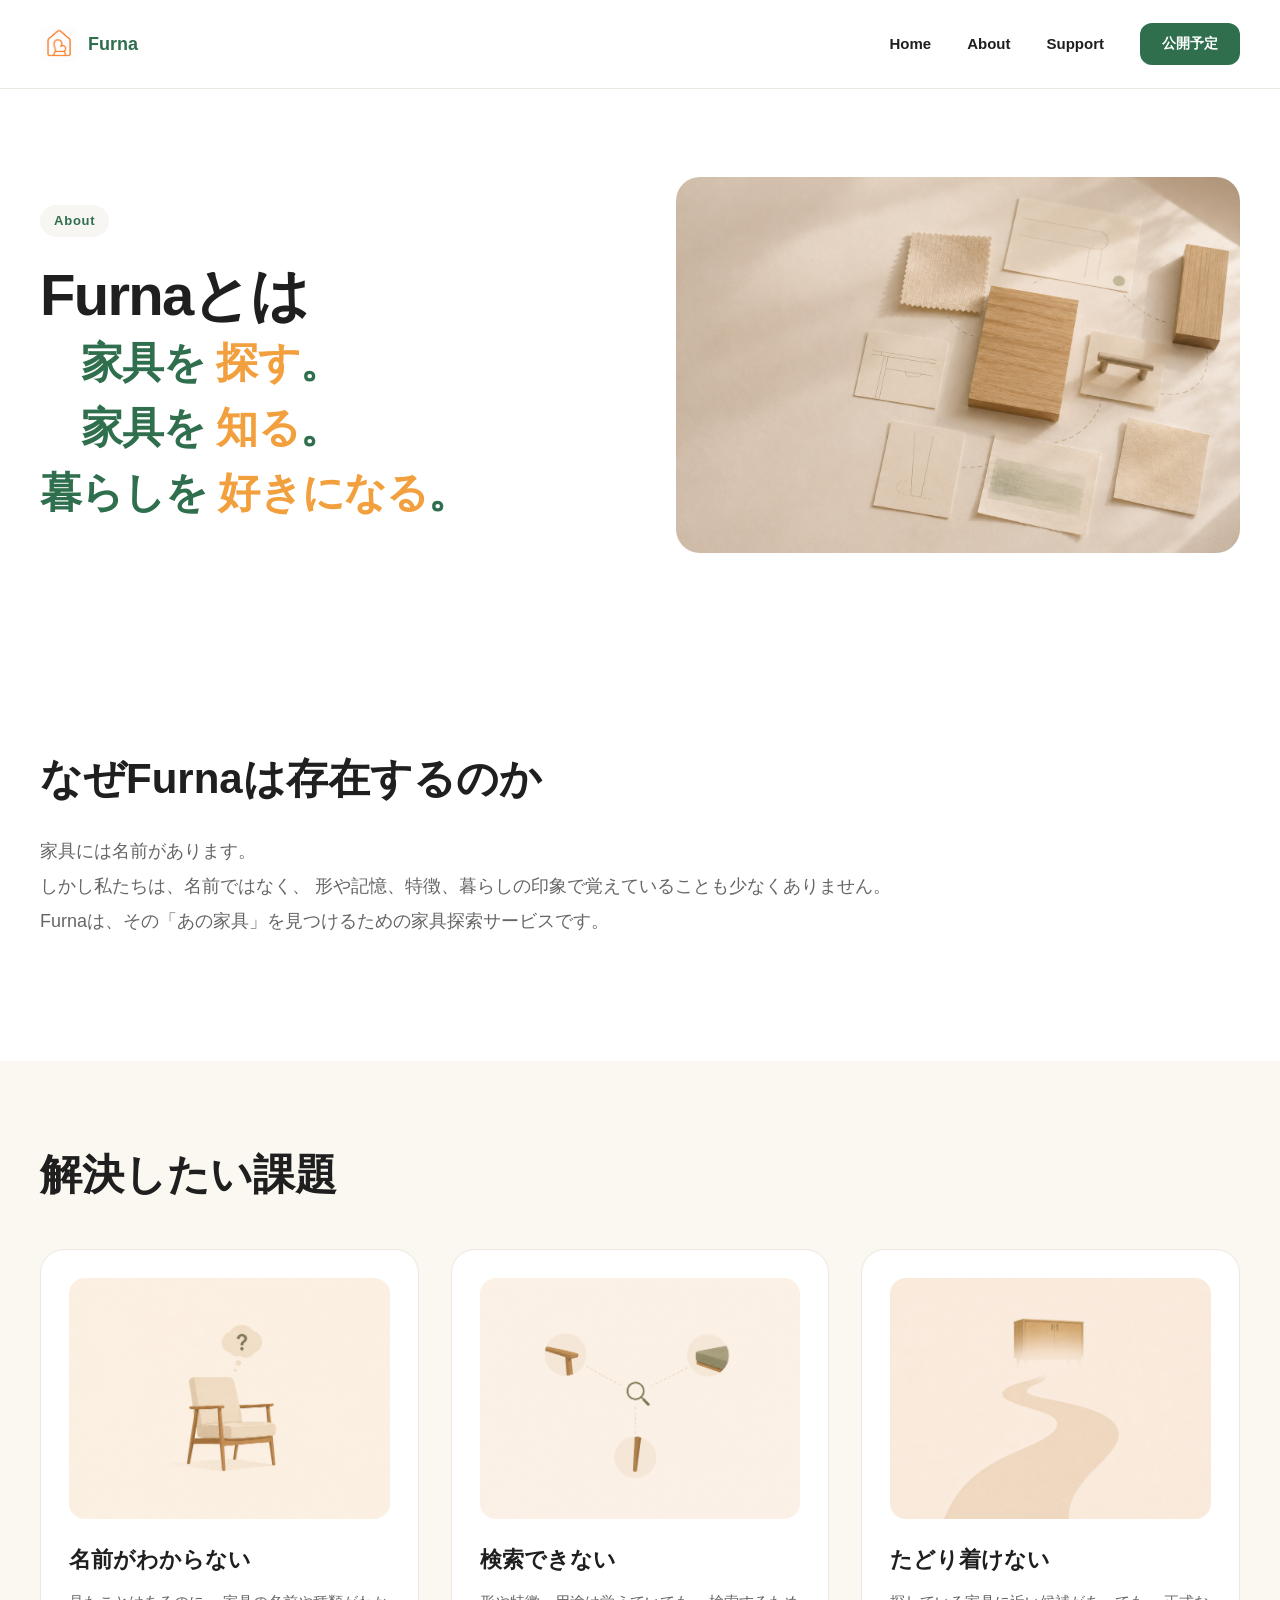
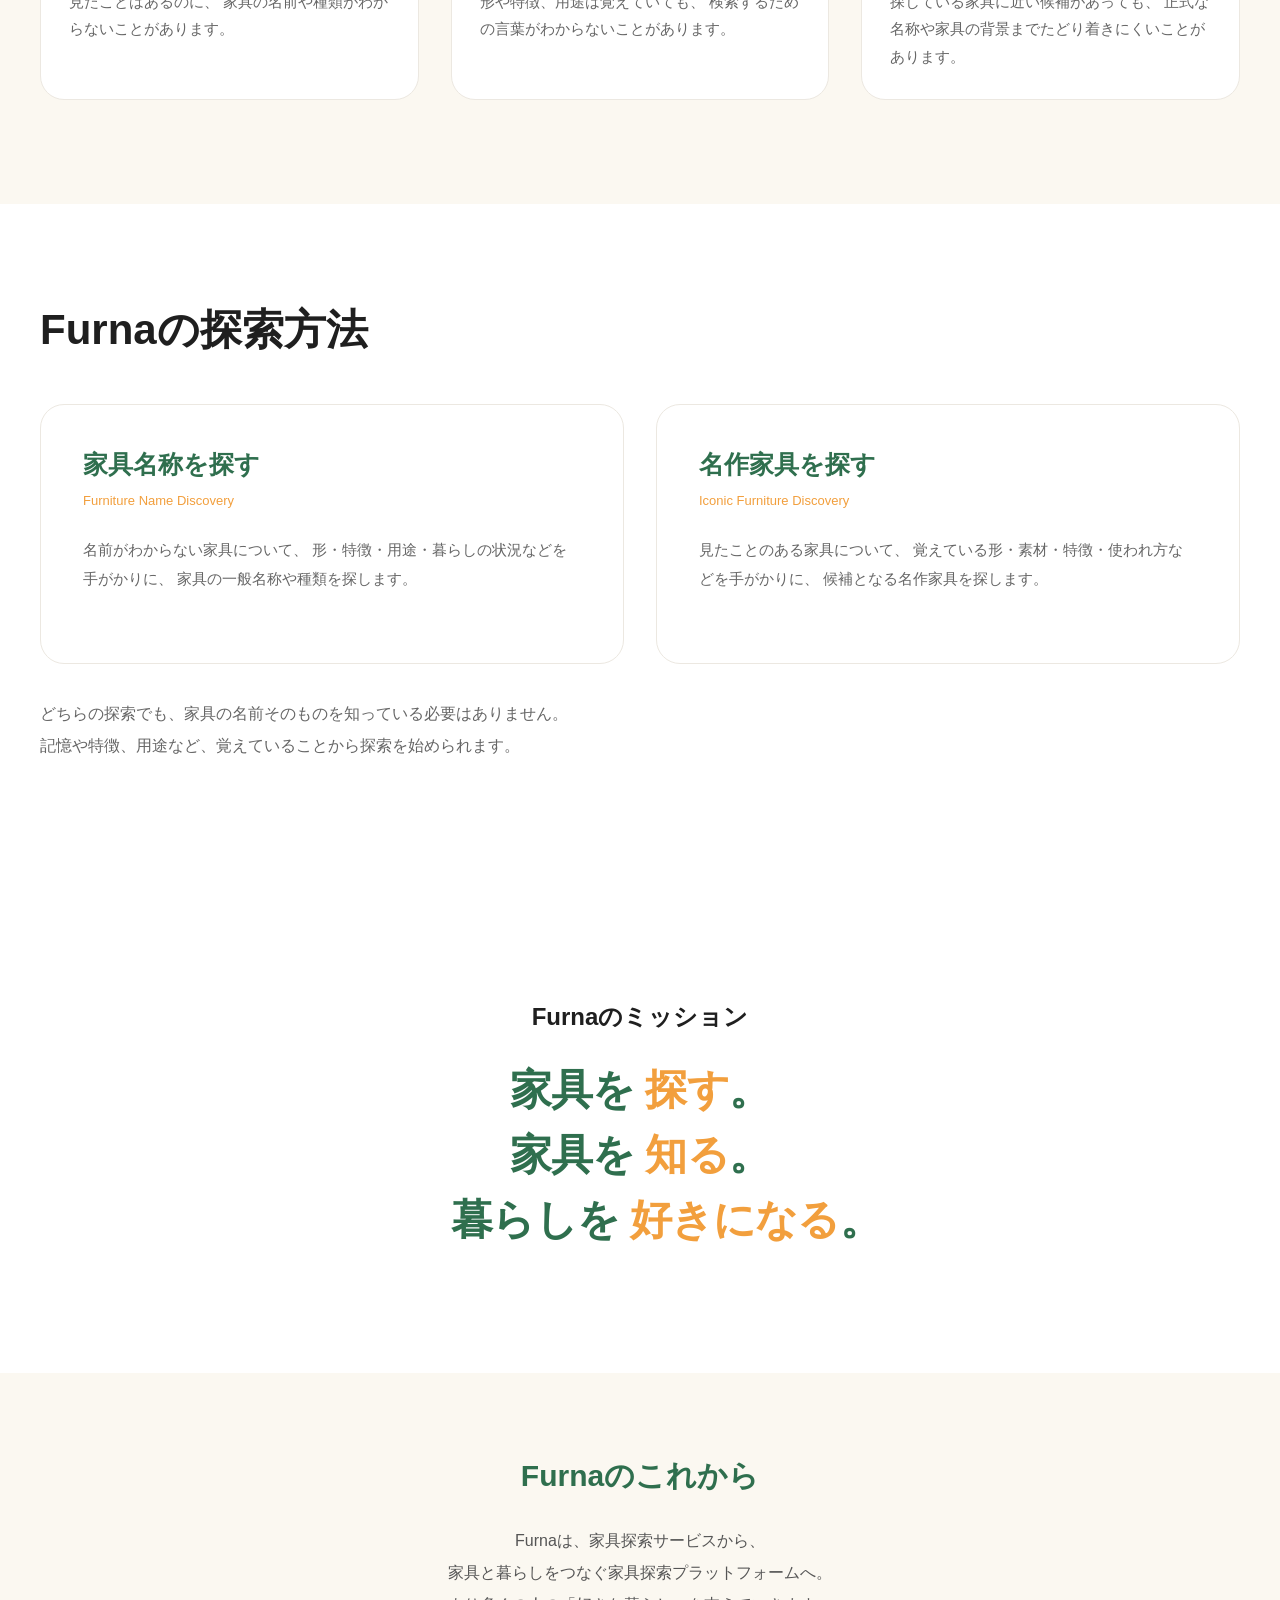
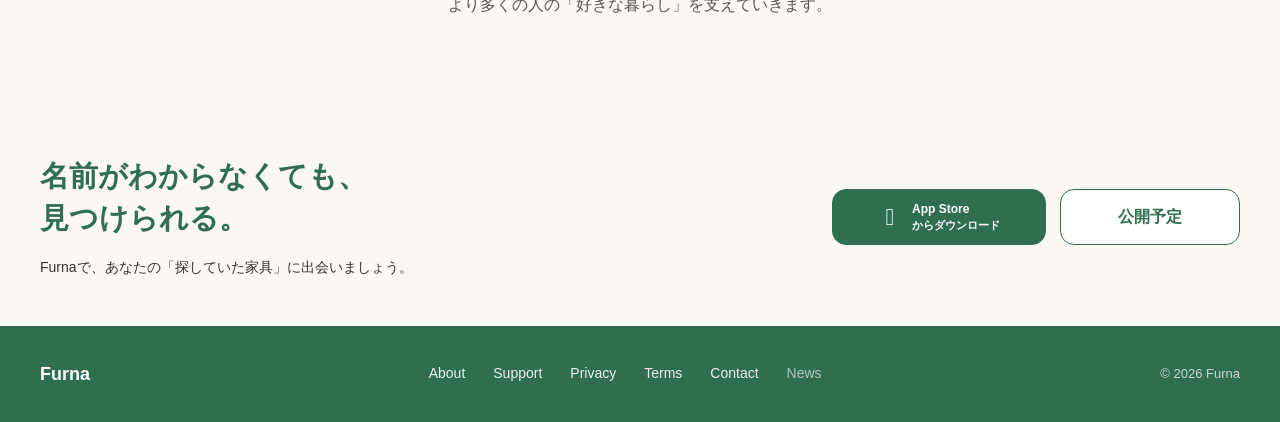
<file: v1/about.html>
<!DOCTYPE html>
<html lang="ja">

<head>

<meta charset="UTF-8">

<meta
    name="viewport"
    content="width=device-width, initial-scale=1"
>

<title>Furnaとは | 家具探索サービス Furna</title>

<meta
    name="description"
    content="Furnaは、家具を探し、知り、暮らしにつなげる家具探索サービスです。Furnaが目指す家具探索の考え方をご紹介します。"
>

<meta
    name="robots"
    content="index,follow"
>

<link
    rel="canonical"
    href="https://furna.jp/v1/about.html"
>

<meta
    property="og:type"
    content="website"
>

<meta
    property="og:site_name"
    content="Furna"
>

<meta
    property="og:title"
    content="Furnaとは | 家具探索サービス Furna"
>

<meta
    property="og:description"
    content="Furnaは、家具を探し、知り、暮らしにつなげる家具探索サービスです。Furnaが目指す家具探索の考え方をご紹介します。"
>

<meta
    property="og:url"
    content="https://furna.jp/v1/about.html"
>

<meta
    property="og:image"
    content="https://furna.jp/images/website-hero.PNG"
>

<meta
    property="og:image:alt"
    content="Furna 家具探索サービス"
>

<meta
    name="twitter:card"
    content="summary_large_image"
>

<meta
    name="twitter:title"
    content="Furnaとは | 家具探索サービス Furna"
>

<meta
    name="twitter:description"
    content="Furnaは、家具を探し、知り、暮らしにつなげる家具探索サービスです。Furnaが目指す家具探索の考え方をご紹介します。"
>

<meta
    name="twitter:image"
    content="https://furna.jp/images/website-hero.PNG"
>

<link rel="stylesheet" href="./css/variables.css">
<link rel="stylesheet" href="./css/reset.css">
<link rel="stylesheet" href="./css/layout.css">
<link rel="stylesheet" href="./css/components.css?v=1.0.6">
<link rel="stylesheet" href="./css/pages.css?v=1.0.9">

</head>


<body>


<div data-common-header></div>


<main class="site-main">


<!-- ======================================================
     Hero
====================================================== -->

<section class="page-hero about-hero">

<div class="container page-hero__inner">


<div class="page-hero__content">

<span class="page-hero__eyebrow">
About
</span>

<h1 class="page-hero__title">
 Furnaとは
</h1>


<h2 class="about-mission__statement">

<span class="about-mission__line">
　家具を <span class="about-mission__accent">探す</span>。
</span>

<span class="about-mission__line">
　家具を <span class="about-mission__accent">知る</span>。
</span>

<span class="about-mission__line">
暮らしを <span class="about-mission__accent">好きになる</span>。
</span>

</h2>

</div>


<div class="page-hero__visual about-hero__visual">

<img
    src="../images/about-hero.png"
    alt="家具の素材や形、ディテールから家具を知るイメージ"
>

</div>


</div>

</section>



<!-- ======================================================
     Why
====================================================== -->

<section class="page-section about-why">

<div class="container">


<h2 class="page-section__title">
なぜFurnaは存在するのか
</h2>


<p class="page-section__lead">

家具には名前があります。

<br>

しかし私たちは、名前ではなく、
形や記憶、特徴、暮らしの印象で覚えていることも少なくありません。

<br>

Furnaは、その「あの家具」を見つけるための家具探索サービスです。

</p>


</div>

</section>



<!-- ======================================================
     Problem
====================================================== -->

<section class="page-section about-problem">

<div class="container">


<h2 class="page-section__title">
解決したい課題
</h2>


<div class="card-grid about-problem__grid">


<article class="card about-problem__card">

<div class="about-problem__visual">

<img
    src="../images/about-problem-unknown-name.PNG"
    alt="家具の名前がわからない状態を表したイメージ"
>

</div>


<h3 class="card__title">
名前がわからない
</h3>


<p class="card__text">

見たことはあるのに、
家具の名前や種類がわからないことがあります。

</p>

</article>



<article class="card about-problem__card">

<div class="about-problem__visual">

<img
    src="../images/about-problem-unsearchable01.PNG"
    alt="家具の特徴は覚えていても検索する言葉がわからない状態を表したイメージ"
>

</div>


<h3 class="card__title">
検索できない
</h3>


<p class="card__text">

形や特徴、用途は覚えていても、
検索するための言葉がわからないことがあります。

</p>

</article>



<article class="card about-problem__card">

<div class="about-problem__visual">

<img
    src="../images/about-problem-unreachable02.PNG"
    alt="似た家具の中から探している家具にたどり着けない状態を表したイメージ"
>

</div>


<h3 class="card__title">
たどり着けない
</h3>


<p class="card__text">

探している家具に近い候補があっても、
正式な名称や家具の背景までたどり着きにくいことがあります。

</p>

</article>


</div>


</div>

</section>



<!-- ======================================================
     Solution
====================================================== -->

<section class="page-section about-solution">

<div class="container">


<h2 class="page-section__title">
Furnaの探索方法
</h2>


<div class="about-solution__grid">


<article class="card about-solution__card">

<h3 class="card__title">
家具名称を探す
</h3>

<p class="about-solution__english">
Furniture Name Discovery
</p>

<p class="card__text">

名前がわからない家具について、
形・特徴・用途・暮らしの状況などを手がかりに、
家具の一般名称や種類を探します。

</p>

</article>



<article class="card about-solution__card">

<h3 class="card__title">
名作家具を探す
</h3>

<p class="about-solution__english">
Iconic Furniture Discovery
</p>

<p class="card__text">

見たことのある家具について、
覚えている形・素材・特徴・使われ方などを手がかりに、
候補となる名作家具を探します。

</p>

</article>


</div>


<p class="about-solution__note">

どちらの探索でも、家具の名前そのものを知っている必要はありません。

<br>

記憶や特徴、用途など、覚えていることから探索を始められます。

</p>


</div>

</section>



<!-- ======================================================
     Mission
====================================================== -->

<section class="about-mission">

<div class="container about-mission__inner">


<h2>
Furnaのミッション
</h2>


<p class="about-mission__statement">

<span class="about-mission__line">
家具を <span class="about-mission__accent">探す</span>。
</span>

<span class="about-mission__line">
家具を <span class="about-mission__accent">知る</span>。
</span>

<span class="about-mission__line">
　 暮らしを <span class="about-mission__accent">好きになる</span>。
</span>

</p>


</div>

</section>



<!-- ======================================================
     Future
====================================================== -->

<section class="about-future">

<div class="container about-future__inner">


<h2>
Furnaのこれから
</h2>


<p>

Furnaは、家具探索サービスから、

<br>

家具と暮らしをつなぐ家具探索プラットフォームへ。

<br>

より多くの人の「好きな暮らし」を支えていきます。

</p>


</div>

</section>



<!-- ======================================================
     CTA
====================================================== -->

<section class="home-cta about-cta">

<div class="container home-cta__inner">


<div class="home-cta__content">

<h2>

名前がわからなくても、

<br>

見つけられる。

</h2>


<p>

Furnaで、あなたの「探していた家具」に出会いましょう。

</p>

</div>



<div class="home-cta__buttons">


<span
    class="button button--primary home-app-button"
    aria-disabled="true"
>

<span class="home-app-button__mark">

</span>

<span class="home-app-button__text">

<small>
App Store
</small>

<strong>
からダウンロード
</strong>

</span>

</span>


<span
    class="button button--secondary"
    aria-disabled="true"
>
公開予定
</span>


</div>


</div>

</section>


</main>



<div data-common-footer></div>



<script src="./js/common.js?v=1.0.9"></script>


</body>

</html>
</file>
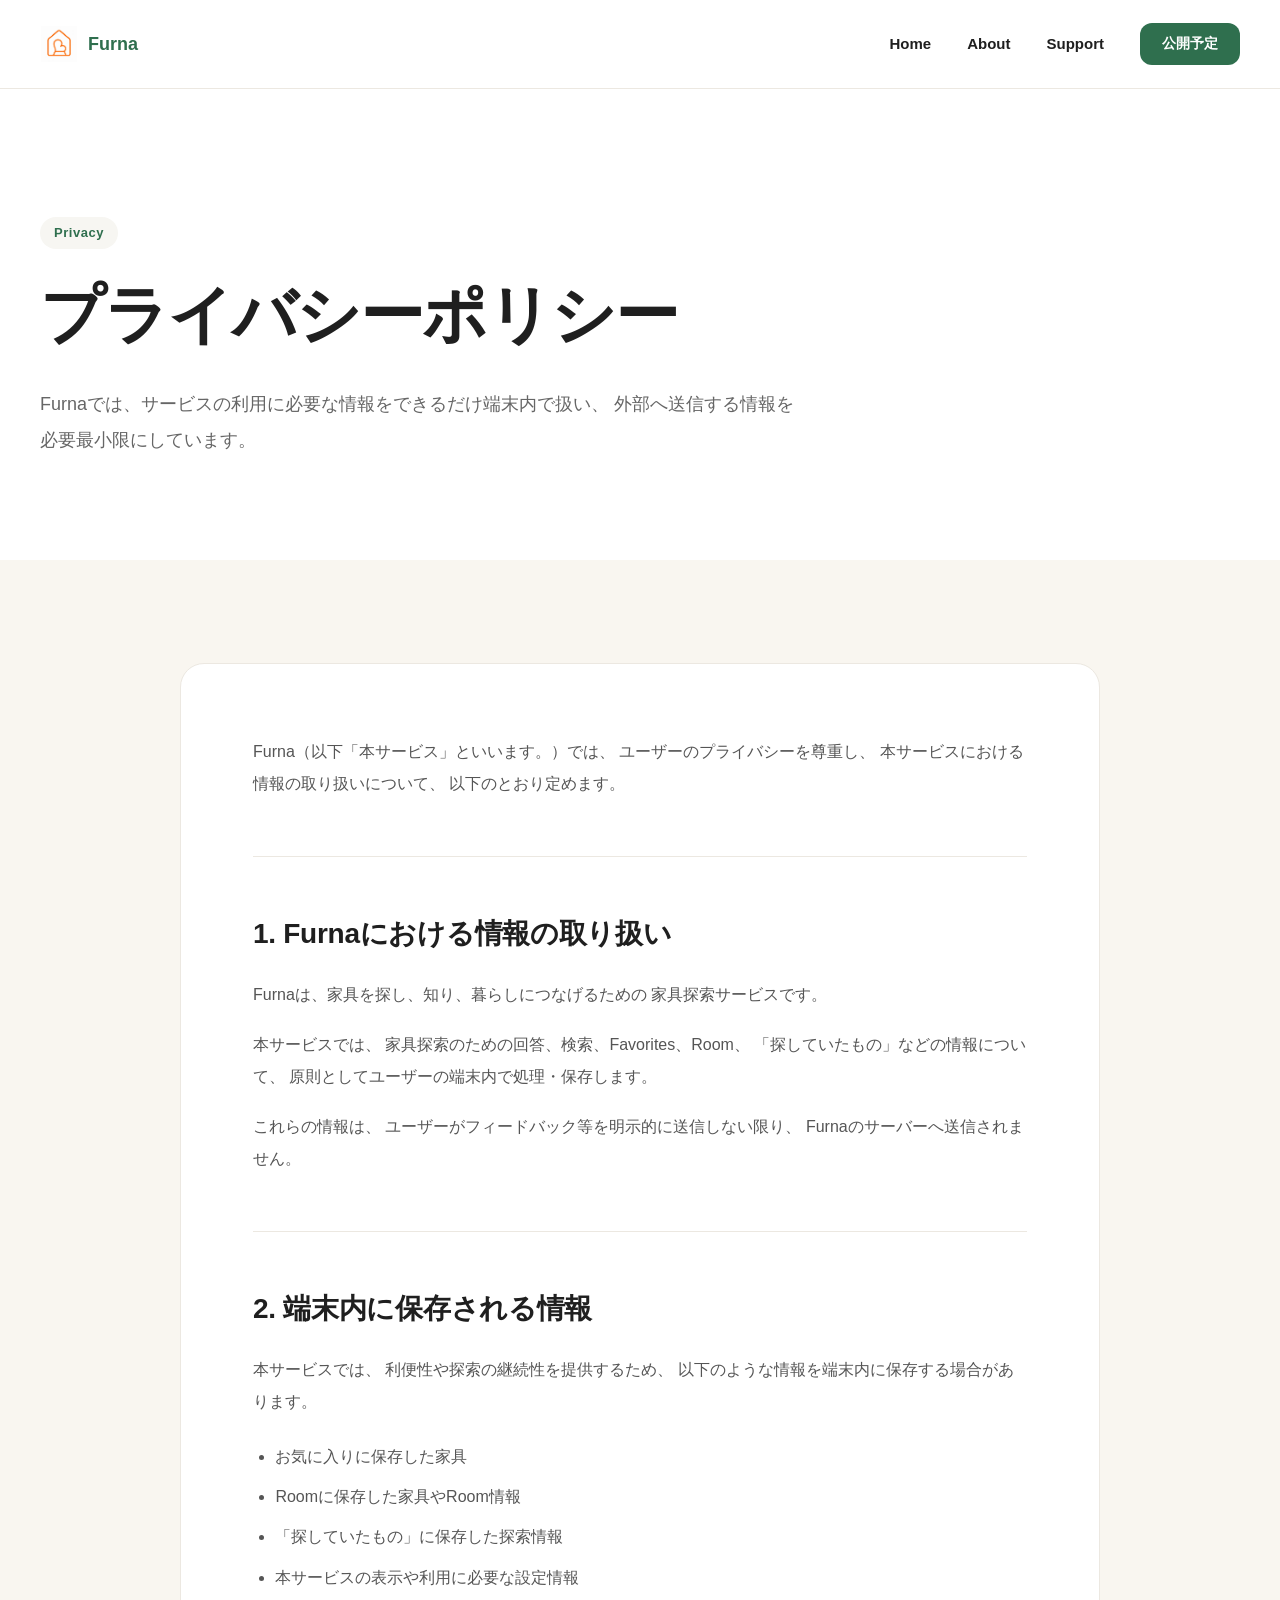
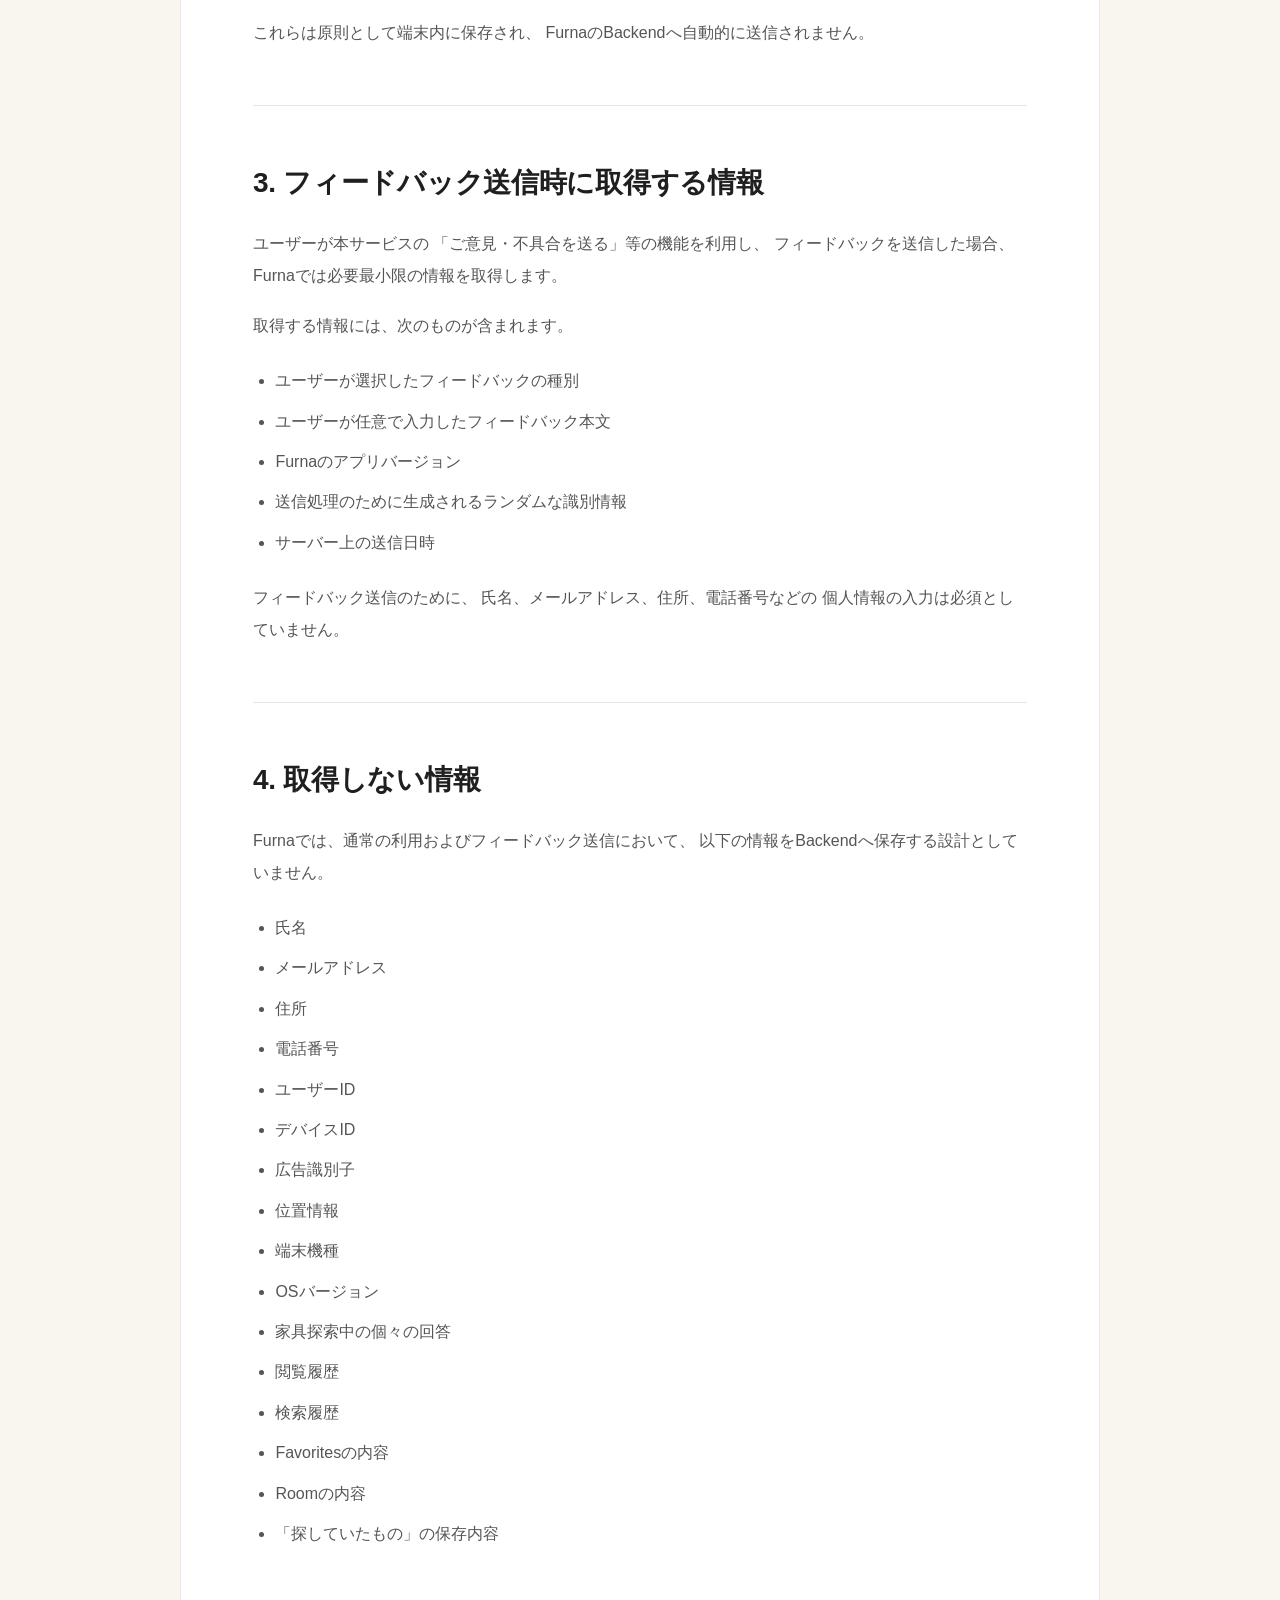
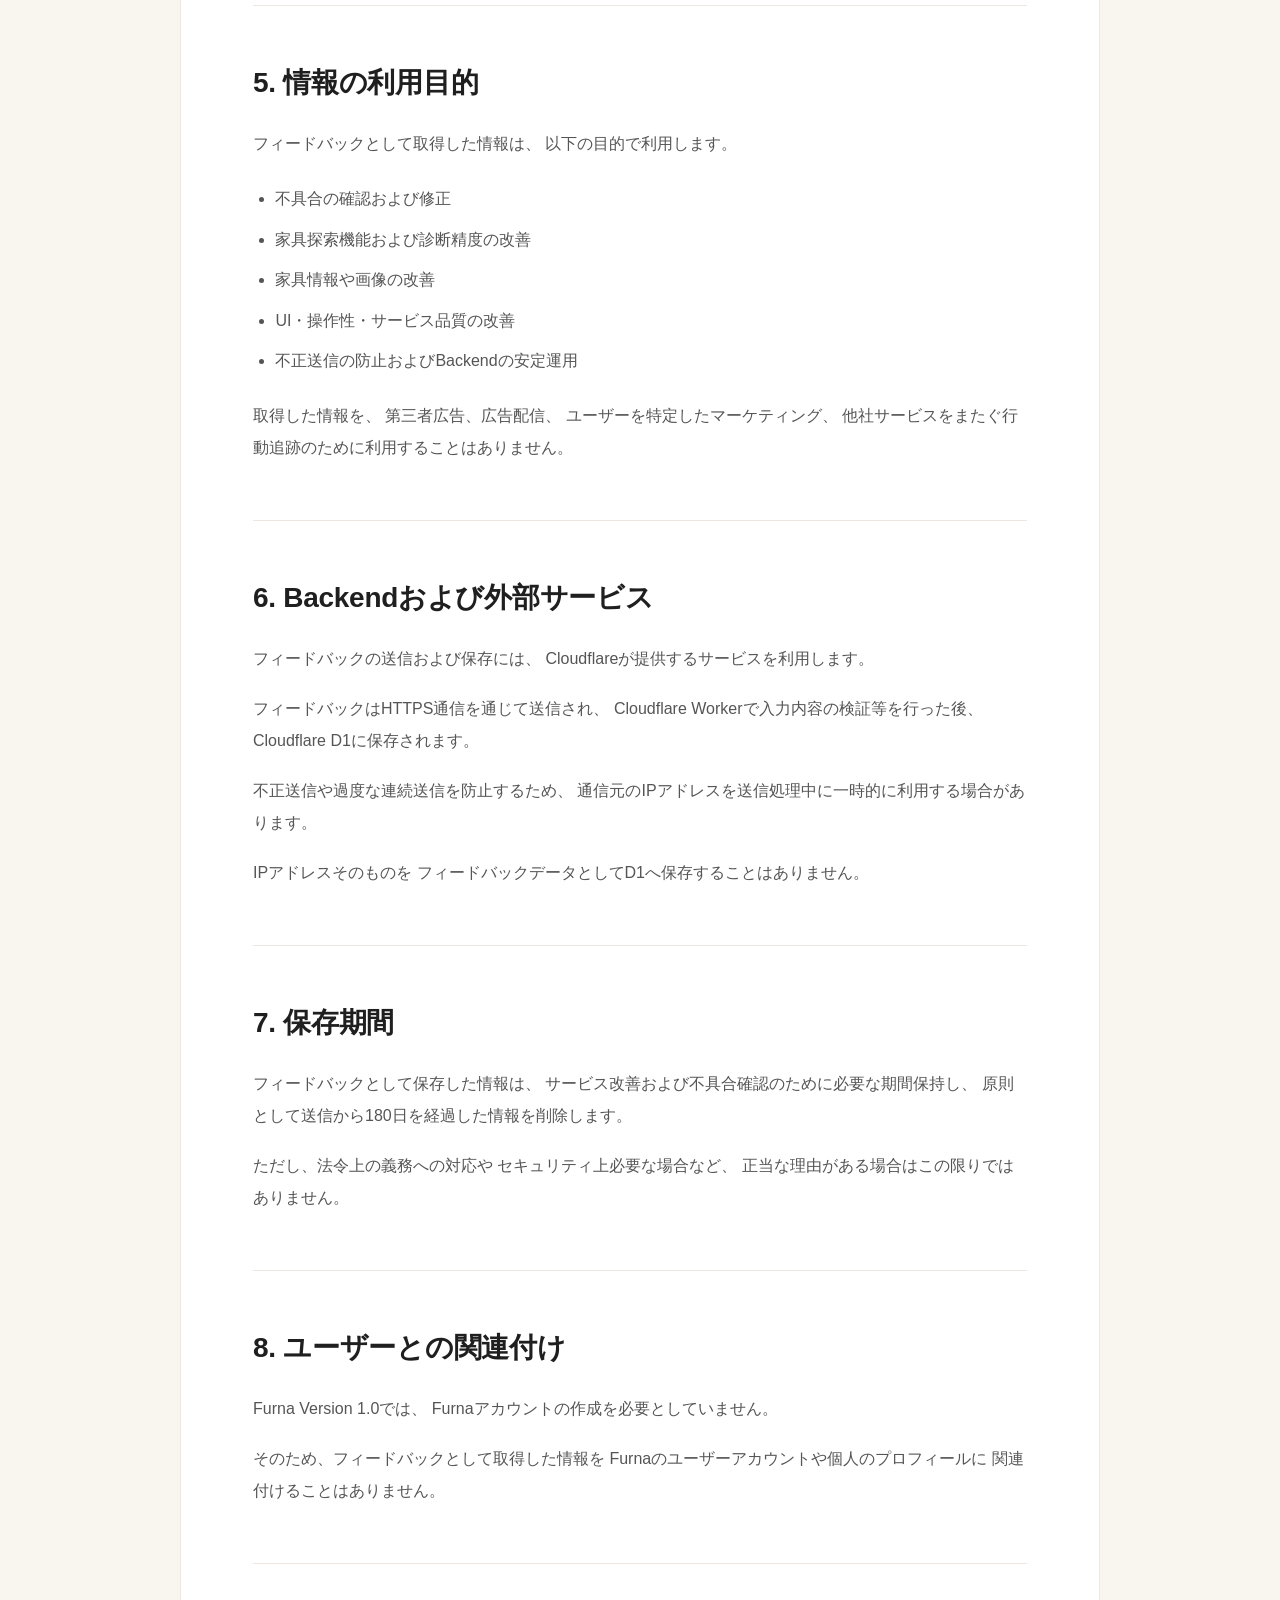
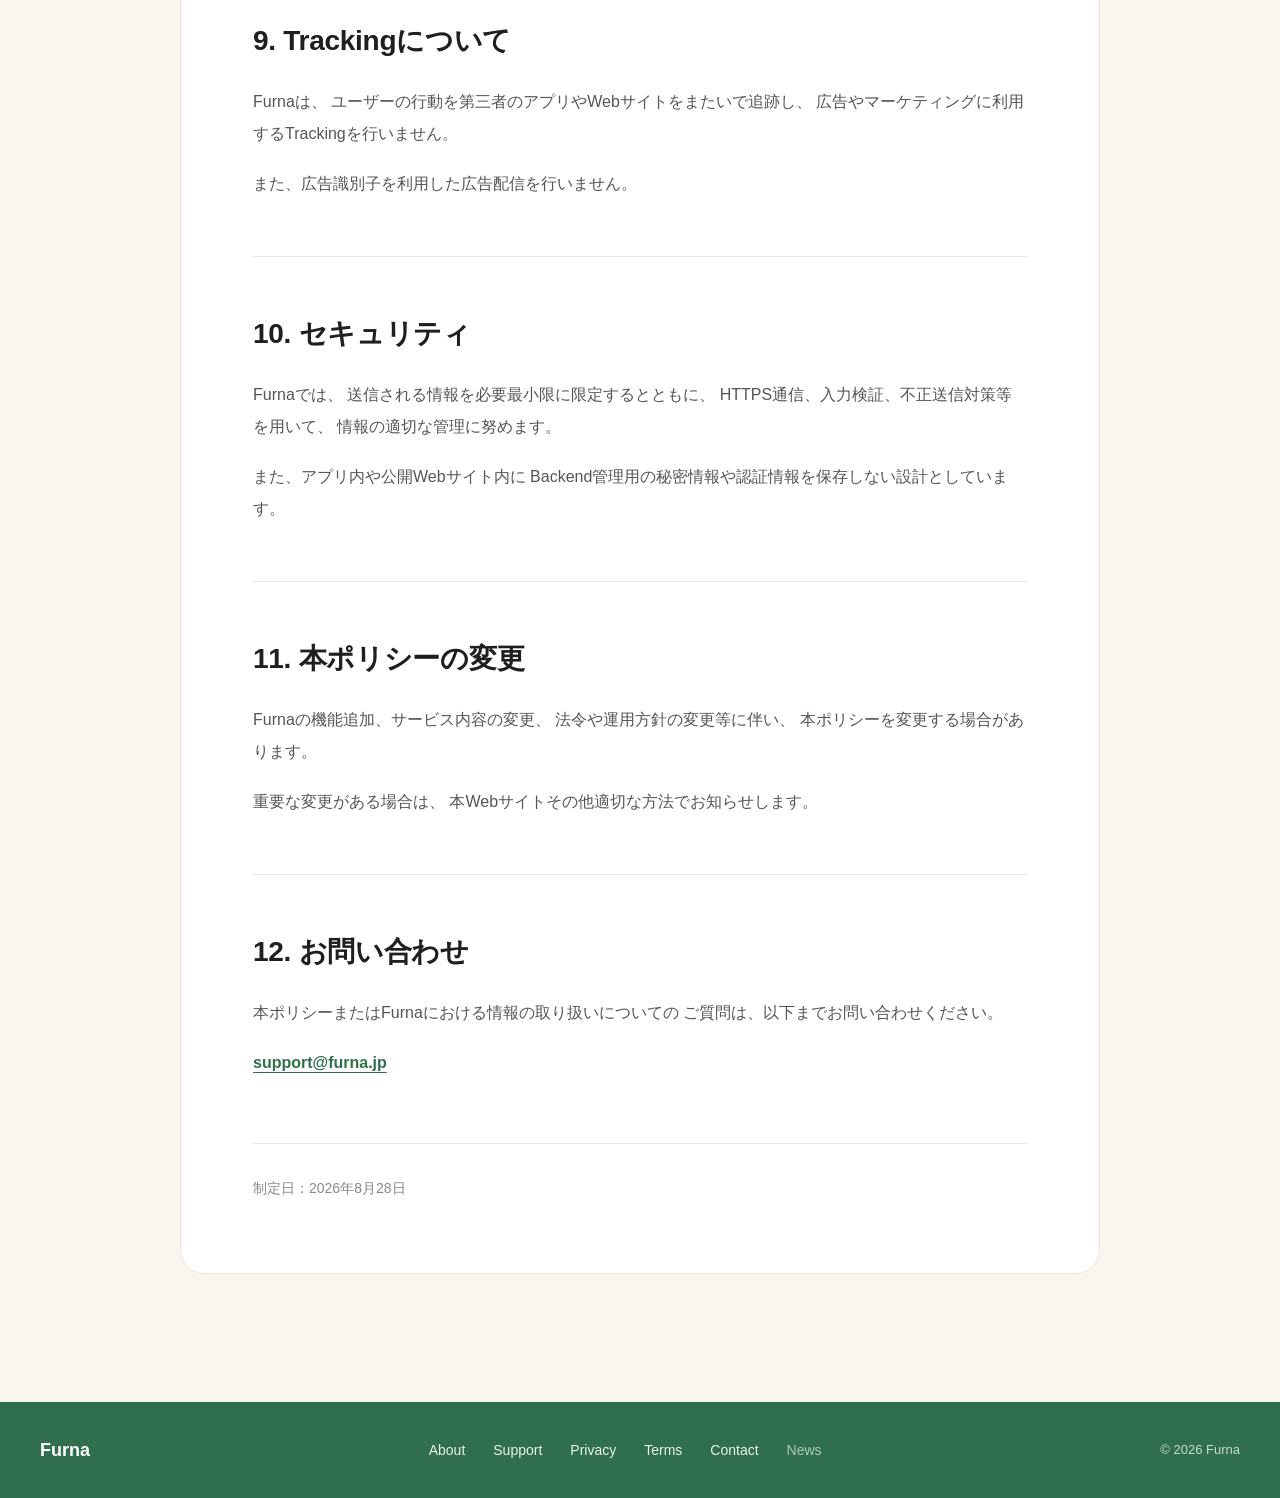
<file: v1/privacy.html>
<!DOCTYPE html>
<html lang="ja">

<head>

<meta charset="UTF-8">

<meta
    name="viewport"
    content="width=device-width, initial-scale=1"
>

<title>プライバシーポリシー | Furna</title>

<meta
    name="description"
    content="Furnaにおける情報の取り扱い、端末内保存、フィードバック送信、外部サービス利用について定めたプライバシーポリシーです。"
>

<meta
    name="robots"
    content="index,follow"
>

<link
    rel="canonical"
    href="https://furna.jp/v1/privacy.html"
>

<meta property="og:type" content="website">
<meta property="og:site_name" content="Furna">
<meta property="og:title" content="プライバシーポリシー | Furna">

<meta
    property="og:description"
    content="Furnaにおける情報の取り扱い、端末内保存、フィードバック送信、外部サービス利用について定めたプライバシーポリシーです。"
>

<meta
    property="og:url"
    content="https://furna.jp/v1/privacy.html"
>

<meta
    property="og:image"
    content="https://furna.jp/images/website-hero.PNG"
>

<meta
    property="og:image:alt"
    content="Furna 家具探索サービス"
>

<meta
    name="twitter:card"
    content="summary_large_image"
>

<meta
    name="twitter:title"
    content="プライバシーポリシー | Furna"
>

<meta
    name="twitter:description"
    content="Furnaにおける情報の取り扱い、端末内保存、フィードバック送信、外部サービス利用について定めたプライバシーポリシーです。"
>

<meta
    name="twitter:image"
    content="https://furna.jp/images/website-hero.PNG"
>

<link rel="stylesheet" href="./css/variables.css">
<link rel="stylesheet" href="./css/reset.css">
<link rel="stylesheet" href="./css/layout.css">
<link rel="stylesheet" href="./css/components.css?v=1.0.6">
<link rel="stylesheet" href="./css/pages.css?v=1.0.6">

</head>


<body>


<!-- =========================================================
     Header
========================================================= -->

<div data-common-header></div>


<!-- =========================================================
     Main
========================================================= -->

<main class="privacy-page">


    <!-- =====================================================
         Hero
    ====================================================== -->

    <section class="privacy-hero">

        <div class="container">

            <div class="privacy-hero__inner">

                <span class="page-label">
                    Privacy
                </span>

                <h1 class="privacy-hero__title">
                    プライバシーポリシー
                </h1>

                <p class="privacy-hero__lead">
                    Furnaでは、サービスの利用に必要な情報をできるだけ端末内で扱い、
                    外部へ送信する情報を必要最小限にしています。
                </p>

            </div>

        </div>

    </section>


    <!-- =====================================================
         Policy
    ====================================================== -->

    <section class="privacy-content">

        <div class="container">

            <div class="privacy-document">


                <!-- Introduction -->

                <div class="privacy-section">

                    <p>
                        Furna（以下「本サービス」といいます。）では、
                        ユーザーのプライバシーを尊重し、
                        本サービスにおける情報の取り扱いについて、
                        以下のとおり定めます。
                    </p>

                </div>


                <!-- 1 -->

                <section class="privacy-section">

                    <h2>
                        1. Furnaにおける情報の取り扱い
                    </h2>

                    <p>
                        Furnaは、家具を探し、知り、暮らしにつなげるための
                        家具探索サービスです。
                    </p>

                    <p>
                        本サービスでは、
                        家具探索のための回答、検索、Favorites、Room、
                        「探していたもの」などの情報について、
                        原則としてユーザーの端末内で処理・保存します。
                    </p>

                    <p>
                        これらの情報は、
                        ユーザーがフィードバック等を明示的に送信しない限り、
                        Furnaのサーバーへ送信されません。
                    </p>

                </section>


                <!-- 2 -->

                <section class="privacy-section">

                    <h2>
                        2. 端末内に保存される情報
                    </h2>

                    <p>
                        本サービスでは、
                        利便性や探索の継続性を提供するため、
                        以下のような情報を端末内に保存する場合があります。
                    </p>

                    <ul>

                        <li>
                            お気に入りに保存した家具
                        </li>

                        <li>
                            Roomに保存した家具やRoom情報
                        </li>

                        <li>
                            「探していたもの」に保存した探索情報
                        </li>

                        <li>
                            本サービスの表示や利用に必要な設定情報
                        </li>

                    </ul>

                    <p>
                        これらは原則として端末内に保存され、
                        FurnaのBackendへ自動的に送信されません。
                    </p>

                </section>


                <!-- 3 -->

                <section class="privacy-section">

                    <h2>
                        3. フィードバック送信時に取得する情報
                    </h2>

                    <p>
                        ユーザーが本サービスの
                        「ご意見・不具合を送る」等の機能を利用し、
                        フィードバックを送信した場合、
                        Furnaでは必要最小限の情報を取得します。
                    </p>

                    <p>
                        取得する情報には、次のものが含まれます。
                    </p>

                    <ul>

                        <li>
                            ユーザーが選択したフィードバックの種別
                        </li>

                        <li>
                            ユーザーが任意で入力したフィードバック本文
                        </li>

                        <li>
                            Furnaのアプリバージョン
                        </li>

                        <li>
                            送信処理のために生成されるランダムな識別情報
                        </li>

                        <li>
                            サーバー上の送信日時
                        </li>

                    </ul>

                    <p>
                        フィードバック送信のために、
                        氏名、メールアドレス、住所、電話番号などの
                        個人情報の入力は必須としていません。
                    </p>

                </section>


                <!-- 4 -->

                <section class="privacy-section">

                    <h2>
                        4. 取得しない情報
                    </h2>

                    <p>
                        Furnaでは、通常の利用およびフィードバック送信において、
                        以下の情報をBackendへ保存する設計としていません。
                    </p>

                    <ul>

                        <li>
                            氏名
                        </li>

                        <li>
                            メールアドレス
                        </li>

                        <li>
                            住所
                        </li>

                        <li>
                            電話番号
                        </li>

                        <li>
                            ユーザーID
                        </li>

                        <li>
                            デバイスID
                        </li>

                        <li>
                            広告識別子
                        </li>

                        <li>
                            位置情報
                        </li>

                        <li>
                            端末機種
                        </li>

                        <li>
                            OSバージョン
                        </li>

                        <li>
                            家具探索中の個々の回答
                        </li>

                        <li>
                            閲覧履歴
                        </li>

                        <li>
                            検索履歴
                        </li>

                        <li>
                            Favoritesの内容
                        </li>

                        <li>
                            Roomの内容
                        </li>

                        <li>
                            「探していたもの」の保存内容
                        </li>

                    </ul>

                </section>


                <!-- 5 -->

                <section class="privacy-section">

                    <h2>
                        5. 情報の利用目的
                    </h2>

                    <p>
                        フィードバックとして取得した情報は、
                        以下の目的で利用します。
                    </p>

                    <ul>

                        <li>
                            不具合の確認および修正
                        </li>

                        <li>
                            家具探索機能および診断精度の改善
                        </li>

                        <li>
                            家具情報や画像の改善
                        </li>

                        <li>
                            UI・操作性・サービス品質の改善
                        </li>

                        <li>
                            不正送信の防止およびBackendの安定運用
                        </li>

                    </ul>

                    <p>
                        取得した情報を、
                        第三者広告、広告配信、
                        ユーザーを特定したマーケティング、
                        他社サービスをまたぐ行動追跡のために利用することはありません。
                    </p>

                </section>


                <!-- 6 -->

                <section class="privacy-section">

                    <h2>
                        6. Backendおよび外部サービス
                    </h2>

                    <p>
                        フィードバックの送信および保存には、
                        Cloudflareが提供するサービスを利用します。
                    </p>

                    <p>
                        フィードバックはHTTPS通信を通じて送信され、
                        Cloudflare Workerで入力内容の検証等を行った後、
                        Cloudflare D1に保存されます。
                    </p>

                    <p>
                        不正送信や過度な連続送信を防止するため、
                        通信元のIPアドレスを送信処理中に一時的に利用する場合があります。
                    </p>

                    <p>
                        IPアドレスそのものを
                        フィードバックデータとしてD1へ保存することはありません。
                    </p>

                </section>


                <!-- 7 -->

                <section class="privacy-section">

                    <h2>
                        7. 保存期間
                    </h2>

                    <p>
                        フィードバックとして保存した情報は、
                        サービス改善および不具合確認のために必要な期間保持し、
                        原則として送信から180日を経過した情報を削除します。
                    </p>

                    <p>
                        ただし、法令上の義務への対応や
                        セキュリティ上必要な場合など、
                        正当な理由がある場合はこの限りではありません。
                    </p>

                </section>


                <!-- 8 -->

                <section class="privacy-section">

                    <h2>
                        8. ユーザーとの関連付け
                    </h2>

                    <p>
                        Furna Version 1.0では、
                        Furnaアカウントの作成を必要としていません。
                    </p>

                    <p>
                        そのため、フィードバックとして取得した情報を
                        Furnaのユーザーアカウントや個人のプロフィールに
                        関連付けることはありません。
                    </p>

                </section>


                <!-- 9 -->

                <section class="privacy-section">

                    <h2>
                        9. Trackingについて
                    </h2>

                    <p>
                        Furnaは、
                        ユーザーの行動を第三者のアプリやWebサイトをまたいで追跡し、
                        広告やマーケティングに利用するTrackingを行いません。
                    </p>

                    <p>
                        また、広告識別子を利用した広告配信を行いません。
                    </p>

                </section>


                <!-- 10 -->

                <section class="privacy-section">

                    <h2>
                        10. セキュリティ
                    </h2>

                    <p>
                        Furnaでは、
                        送信される情報を必要最小限に限定するとともに、
                        HTTPS通信、入力検証、不正送信対策等を用いて、
                        情報の適切な管理に努めます。
                    </p>

                    <p>
                        また、アプリ内や公開Webサイト内に
                        Backend管理用の秘密情報や認証情報を保存しない設計としています。
                    </p>

                </section>


                <!-- 11 -->

                <section class="privacy-section">

                    <h2>
                        11. 本ポリシーの変更
                    </h2>

                    <p>
                        Furnaの機能追加、サービス内容の変更、
                        法令や運用方針の変更等に伴い、
                        本ポリシーを変更する場合があります。
                    </p>

                    <p>
                        重要な変更がある場合は、
                        本Webサイトその他適切な方法でお知らせします。
                    </p>

                </section>


                <!-- 12 -->

                <section class="privacy-section">

                    <h2>
                        12. お問い合わせ
                    </h2>

                    <p>
                        本ポリシーまたはFurnaにおける情報の取り扱いについての
                        ご質問は、以下までお問い合わせください。
                    </p>

                    <p>
                        <a
                            class="privacy-contact-link"
                            href="mailto:support@furna.jp"
                        >
                            support@furna.jp
                        </a>
                    </p>

                </section>


                <!-- Updated -->

                <div class="privacy-updated">

                    <p>
                        制定日：2026年8月28日
                    </p>

                </div>


            </div>

        </div>

    </section>


</main>


<!-- =========================================================
     Footer
========================================================= -->

<div data-common-footer></div>


<!-- =========================================================
     Common JS
========================================================= -->

<script src="./js/common.js?v=1.0.9"></script>


</body>

</html>
</file>
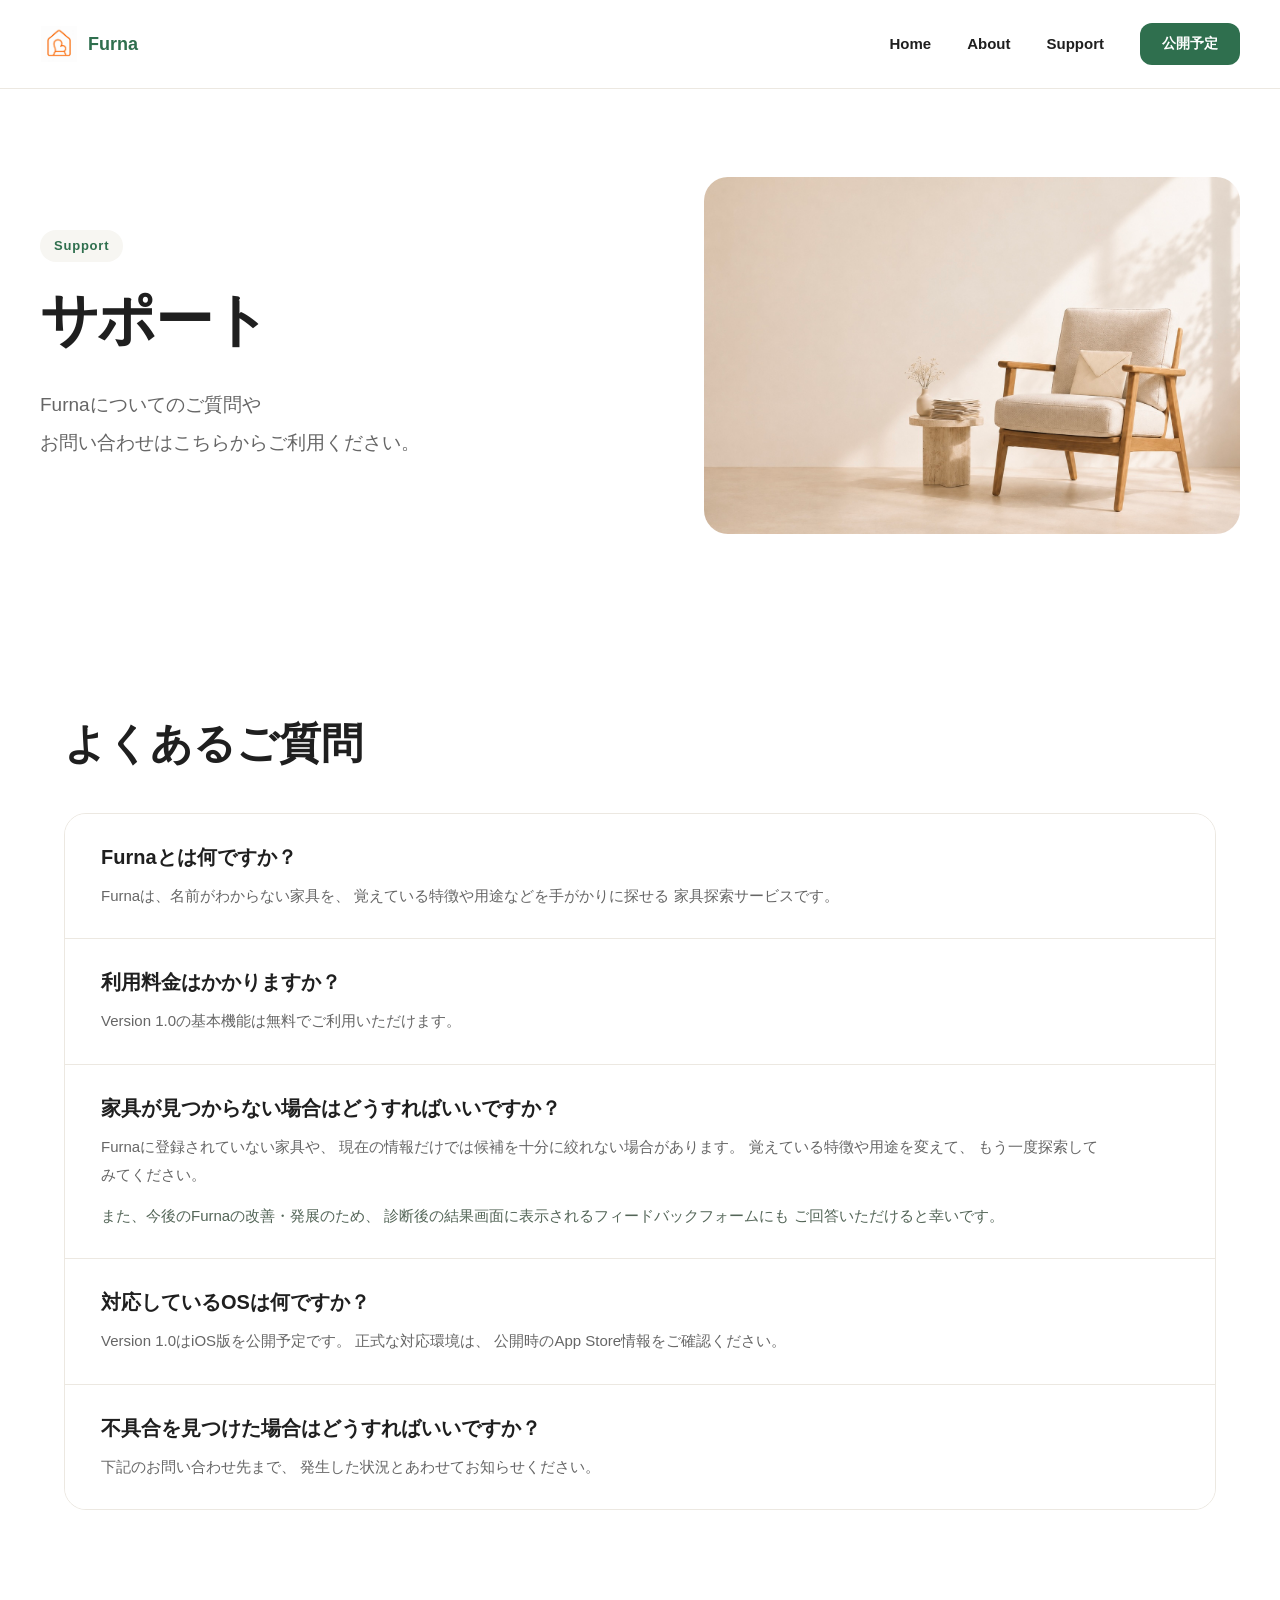
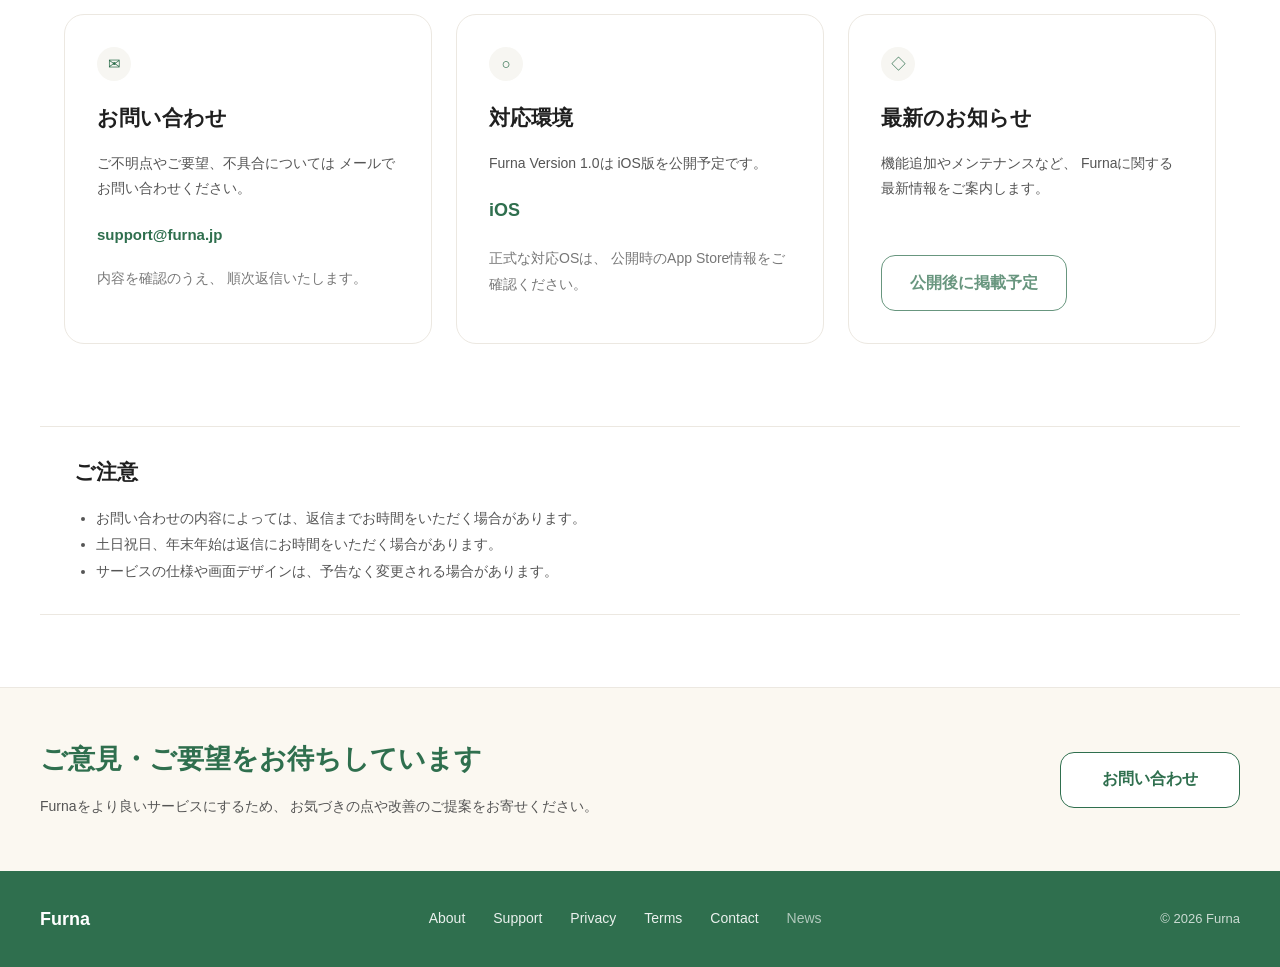
<file: v1/support.html>
<!DOCTYPE html>
<html lang="ja">

<head>

<meta charset="UTF-8">

<meta
    name="viewport"
    content="width=device-width, initial-scale=1"
>

<title>サポート | Furna</title>

<meta
    name="description"
    content="Furnaのよくあるご質問、対応環境、不具合・ご要望のお問い合わせ方法をご案内します。"
>

<meta
    name="robots"
    content="index,follow"
>

<link
    rel="canonical"
    href="https://furna.jp/v1/support.html"
>

<meta
    property="og:type"
    content="website"
>

<meta
    property="og:site_name"
    content="Furna"
>

<meta
    property="og:title"
    content="サポート | Furna"
>

<meta
    property="og:description"
    content="Furnaのよくあるご質問、対応環境、不具合・ご要望のお問い合わせ方法をご案内します。"
>

<meta
    property="og:url"
    content="https://furna.jp/v1/support.html"
>

<meta
    property="og:image"
    content="https://furna.jp/images/website-hero.PNG"
>

<meta
    property="og:image:alt"
    content="Furna 家具探索サービス"
>

<meta
    name="twitter:card"
    content="summary_large_image"
>

<meta
    name="twitter:title"
    content="サポート | Furna"
>

<meta
    name="twitter:description"
    content="Furnaのよくあるご質問、対応環境、不具合・ご要望のお問い合わせ方法をご案内します。"
>

<meta
    name="twitter:image"
    content="https://furna.jp/images/website-hero.PNG"
>

<link rel="stylesheet" href="./css/variables.css">
<link rel="stylesheet" href="./css/reset.css">
<link rel="stylesheet" href="./css/layout.css">
<link rel="stylesheet" href="./css/components.css?v=1.0.6">
<link rel="stylesheet" href="./css/pages.css?v=1.0.6">

</head>


<body>


<div data-common-header></div>


<main class="site-main">


<!-- ======================================================
     Hero
====================================================== -->

<section class="page-hero support-hero">

<div class="container page-hero__inner">


<div class="page-hero__content">

<span class="page-hero__eyebrow">
Support
</span>

<h1 class="page-hero__title">
サポート
</h1>

<p class="page-hero__description">

Furnaについてのご質問や
<br>
お問い合わせはこちらからご利用ください。

</p>

</div>


<div class="page-hero__visual support-hero__visual">

<img
    src="../images/support-hero.jpg"
    alt="Furnaサポート"
>

</div>


</div>

</section>



<!-- ======================================================
     FAQ
====================================================== -->

<section class="page-section support-faq">

<div class="container">


<h2 class="page-section__title">
よくあるご質問
</h2>


<div class="support-faq__list">


<article class="card support-faq__item">

<h3 class="card__title">
Furnaとは何ですか？
</h3>

<p class="card__text">

Furnaは、名前がわからない家具を、
覚えている特徴や用途などを手がかりに探せる
家具探索サービスです。

</p>

</article>



<article class="card support-faq__item">

<h3 class="card__title">
利用料金はかかりますか？
</h3>

<p class="card__text">

Version 1.0の基本機能は無料でご利用いただけます。

</p>

</article>



<article class="card support-faq__item">

<h3 class="card__title">
家具が見つからない場合はどうすればいいですか？
</h3>

<p class="card__text">

Furnaに登録されていない家具や、
現在の情報だけでは候補を十分に絞れない場合があります。

覚えている特徴や用途を変えて、
もう一度探索してみてください。

</p>

<p class="card__text support-faq__feedback">

また、今後のFurnaの改善・発展のため、
診断後の結果画面に表示されるフィードバックフォームにも
ご回答いただけると幸いです。

</p>

</article>



<article class="card support-faq__item">

<h3 class="card__title">
対応しているOSは何ですか？
</h3>

<p class="card__text">

Version 1.0はiOS版を公開予定です。

正式な対応環境は、
公開時のApp Store情報をご確認ください。

</p>

</article>



<article class="card support-faq__item">

<h3 class="card__title">
不具合を見つけた場合はどうすればいいですか？
</h3>

<p class="card__text">

下記のお問い合わせ先まで、
発生した状況とあわせてお知らせください。

</p>

</article>


</div>


</div>

</section>



<!-- ======================================================
     Information
====================================================== -->

<section class="page-section support-information">

<div class="container">


<div class="support-information__grid">


<!-- Contact -->

<article class="card support-information__card">

<div
    class="support-information__icon"
    aria-hidden="true"
>
✉
</div>

<h2>
お問い合わせ
</h2>

<p>

ご不明点やご要望、不具合については
メールでお問い合わせください。

</p>

<a
    class="support-information__link"
    href="mailto:support@furna.jp"
>
support@furna.jp
</a>

<p class="support-information__note">

内容を確認のうえ、
順次返信いたします。

</p>

</article>



<!-- Environment -->

<article class="card support-information__card">

<div
    class="support-information__icon"
    aria-hidden="true"
>
○
</div>

<h2>
対応環境
</h2>

<p>

Furna Version 1.0は
iOS版を公開予定です。

</p>

<p class="support-information__strong">
iOS
</p>

<p class="support-information__note">

正式な対応OSは、
公開時のApp Store情報をご確認ください。

</p>

</article>



<!-- Updates -->

<article class="card support-information__card">

<div
    class="support-information__icon"
    aria-hidden="true"
>
◇
</div>

<h2>
最新のお知らせ
</h2>

<p>

機能追加やメンテナンスなど、
Furnaに関する最新情報をご案内します。

</p>

<span
    class="
        button
        button--secondary
        support-information__button
        support-information__button--disabled
    "
    aria-disabled="true"
>
公開後に掲載予定
</span>

</article>


</div>


</div>

</section>



<!-- ======================================================
     Notice
====================================================== -->

<section class="support-notice">

<div class="container">


<div class="support-notice__inner">

<h2>
ご注意
</h2>

<ul>

<li>
お問い合わせの内容によっては、返信までお時間をいただく場合があります。
</li>

<li>
土日祝日、年末年始は返信にお時間をいただく場合があります。
</li>

<li>
サービスの仕様や画面デザインは、予告なく変更される場合があります。
</li>

</ul>

</div>


</div>

</section>



<!-- ======================================================
     Feedback CTA
====================================================== -->

<section class="support-cta">

<div class="container support-cta__inner">


<div class="support-cta__content">

<h2>
ご意見・ご要望をお待ちしています
</h2>

<p>

Furnaをより良いサービスにするため、
お気づきの点や改善のご提案をお寄せください。

</p>

</div>


<a
    class="button button--secondary support-cta__button"
    href="mailto:support@furna.jp"
>
お問い合わせ
</a>


</div>

</section>


</main>



<div data-common-footer></div>



<script src="./js/common.js?v=1.0.9"></script>


</body>

</html>
</file>
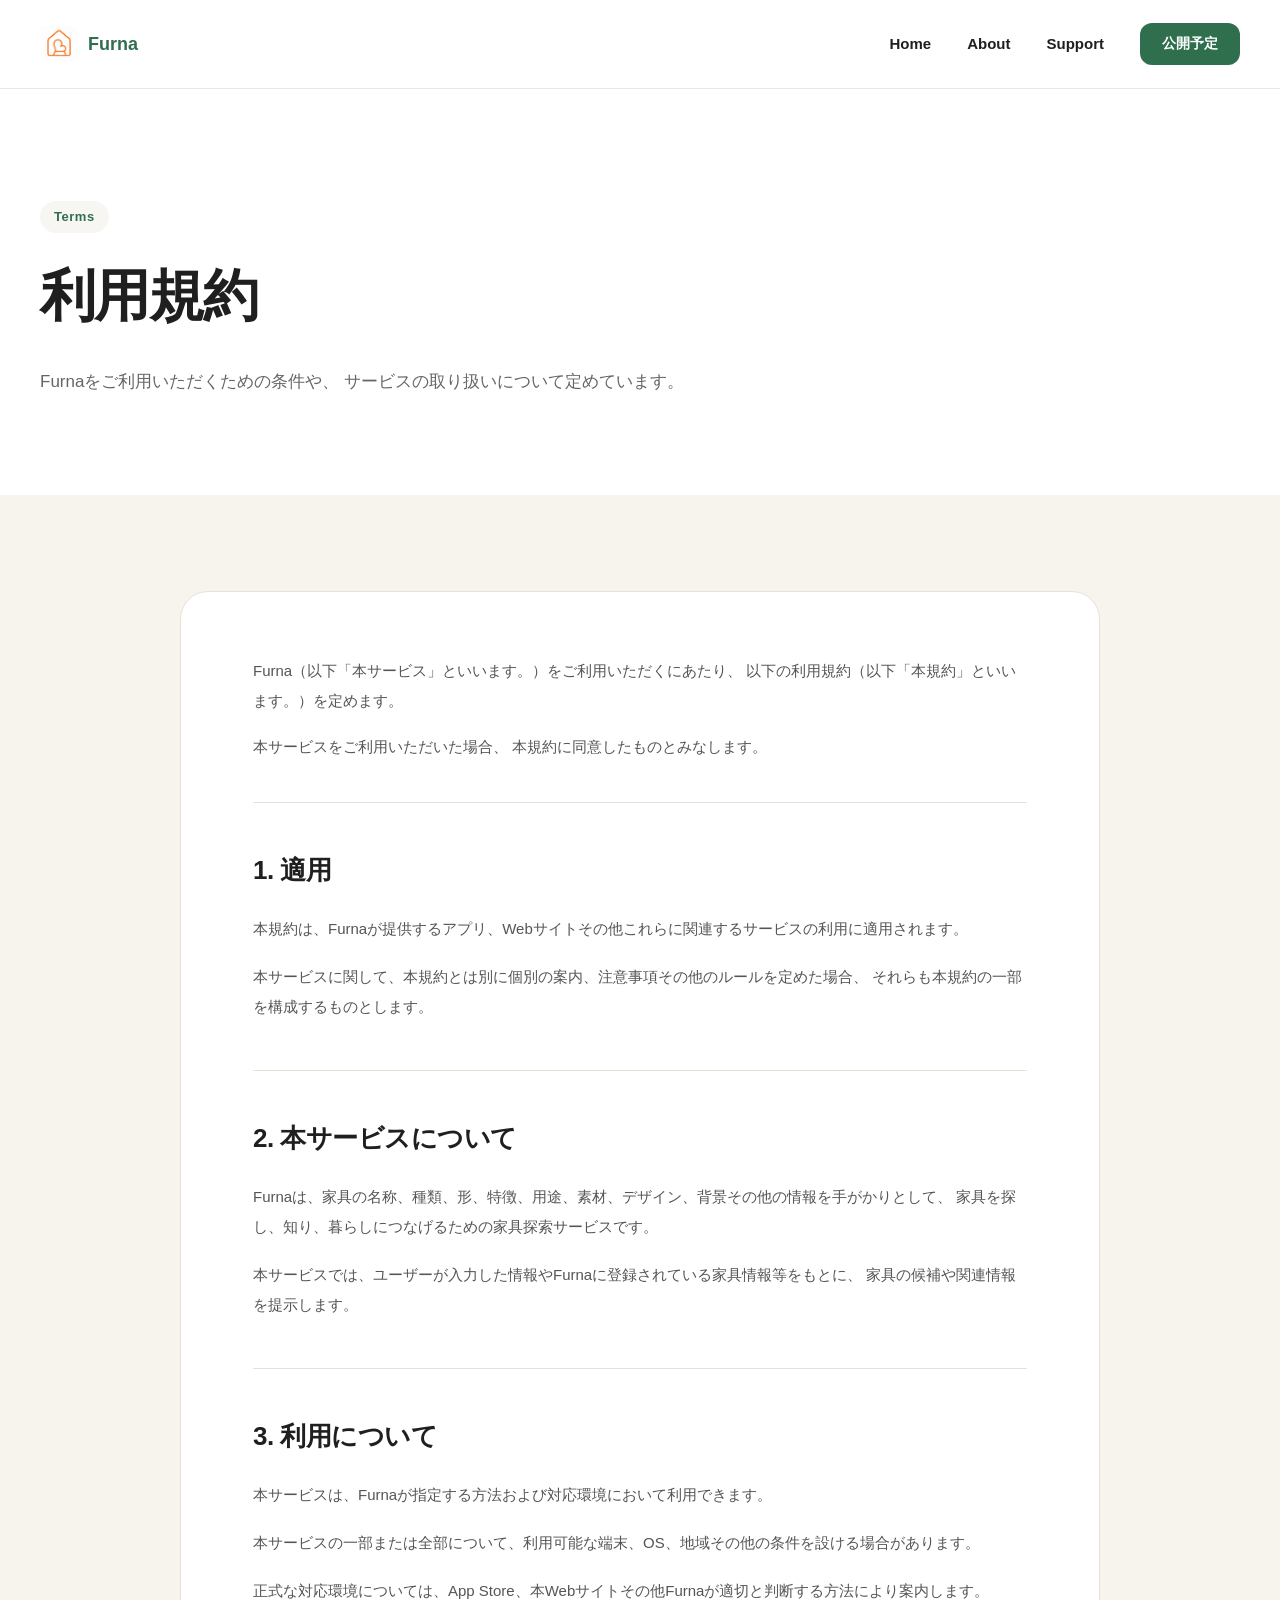
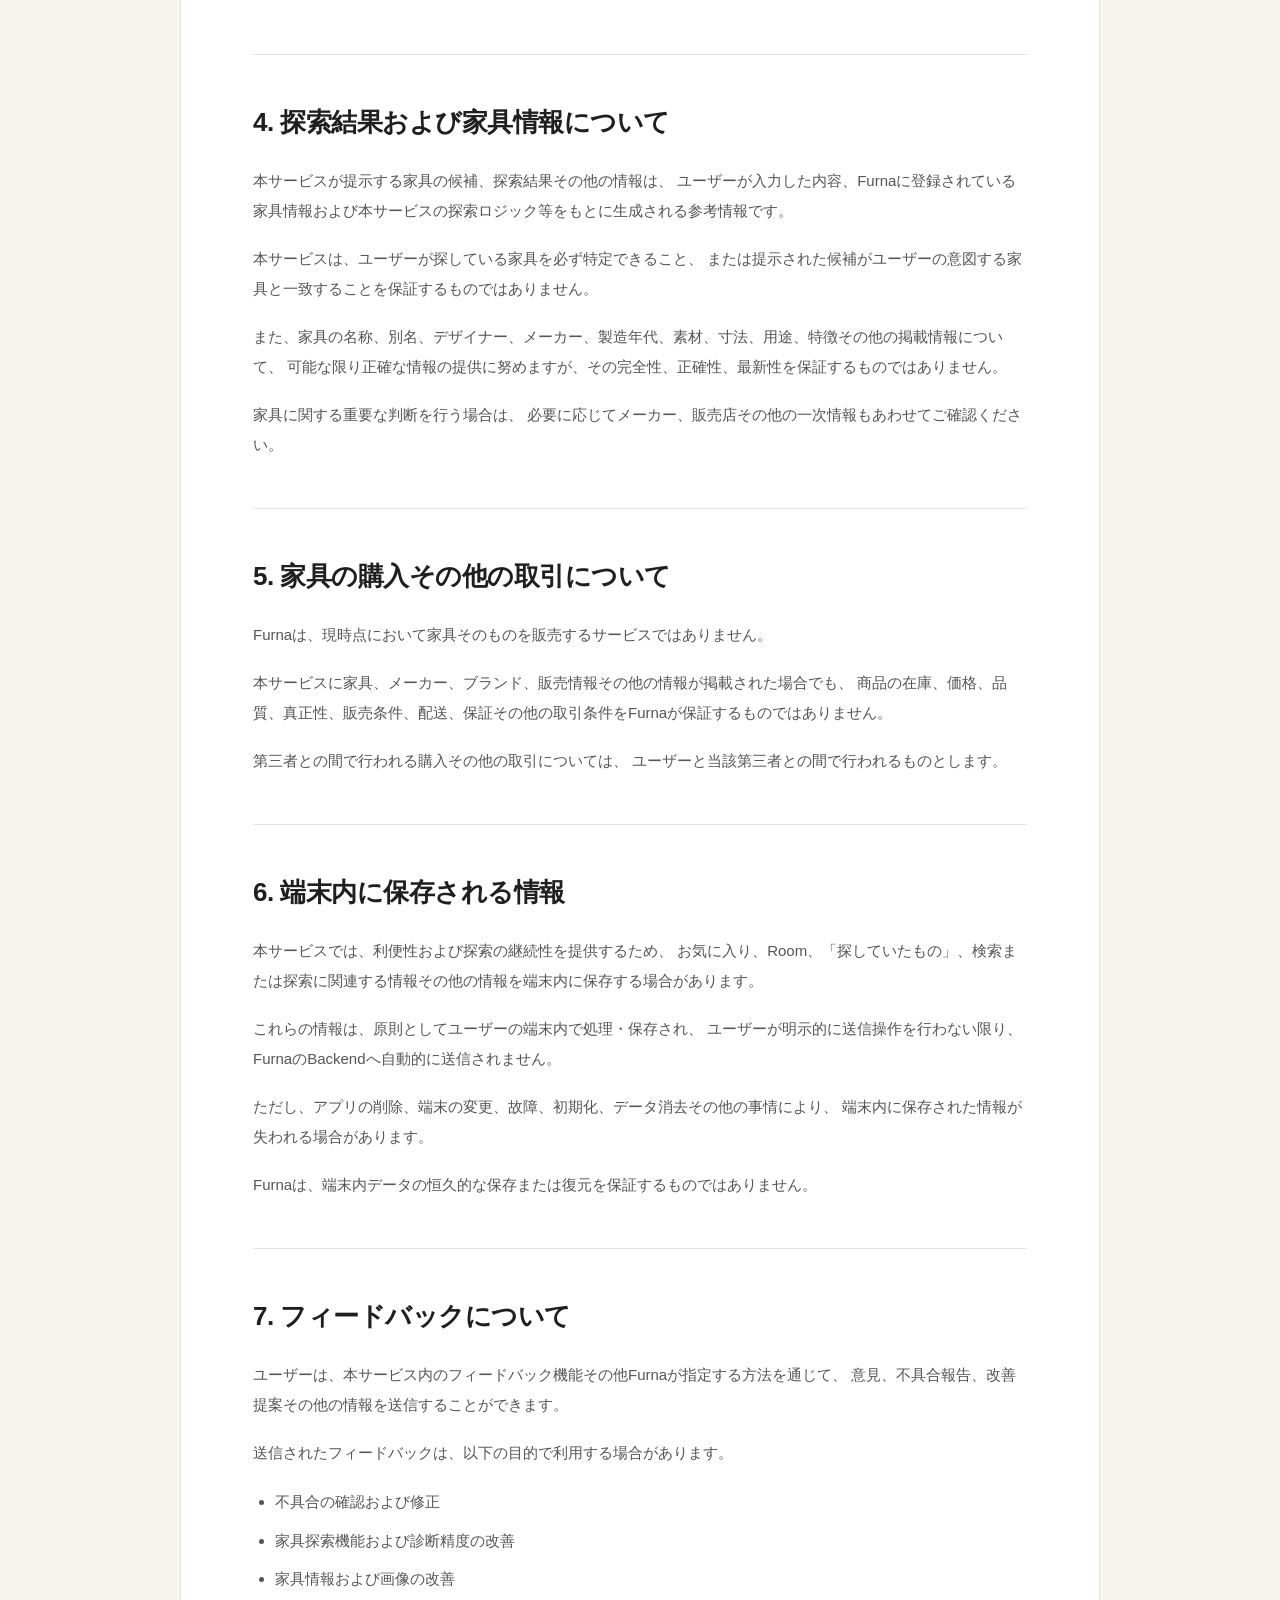
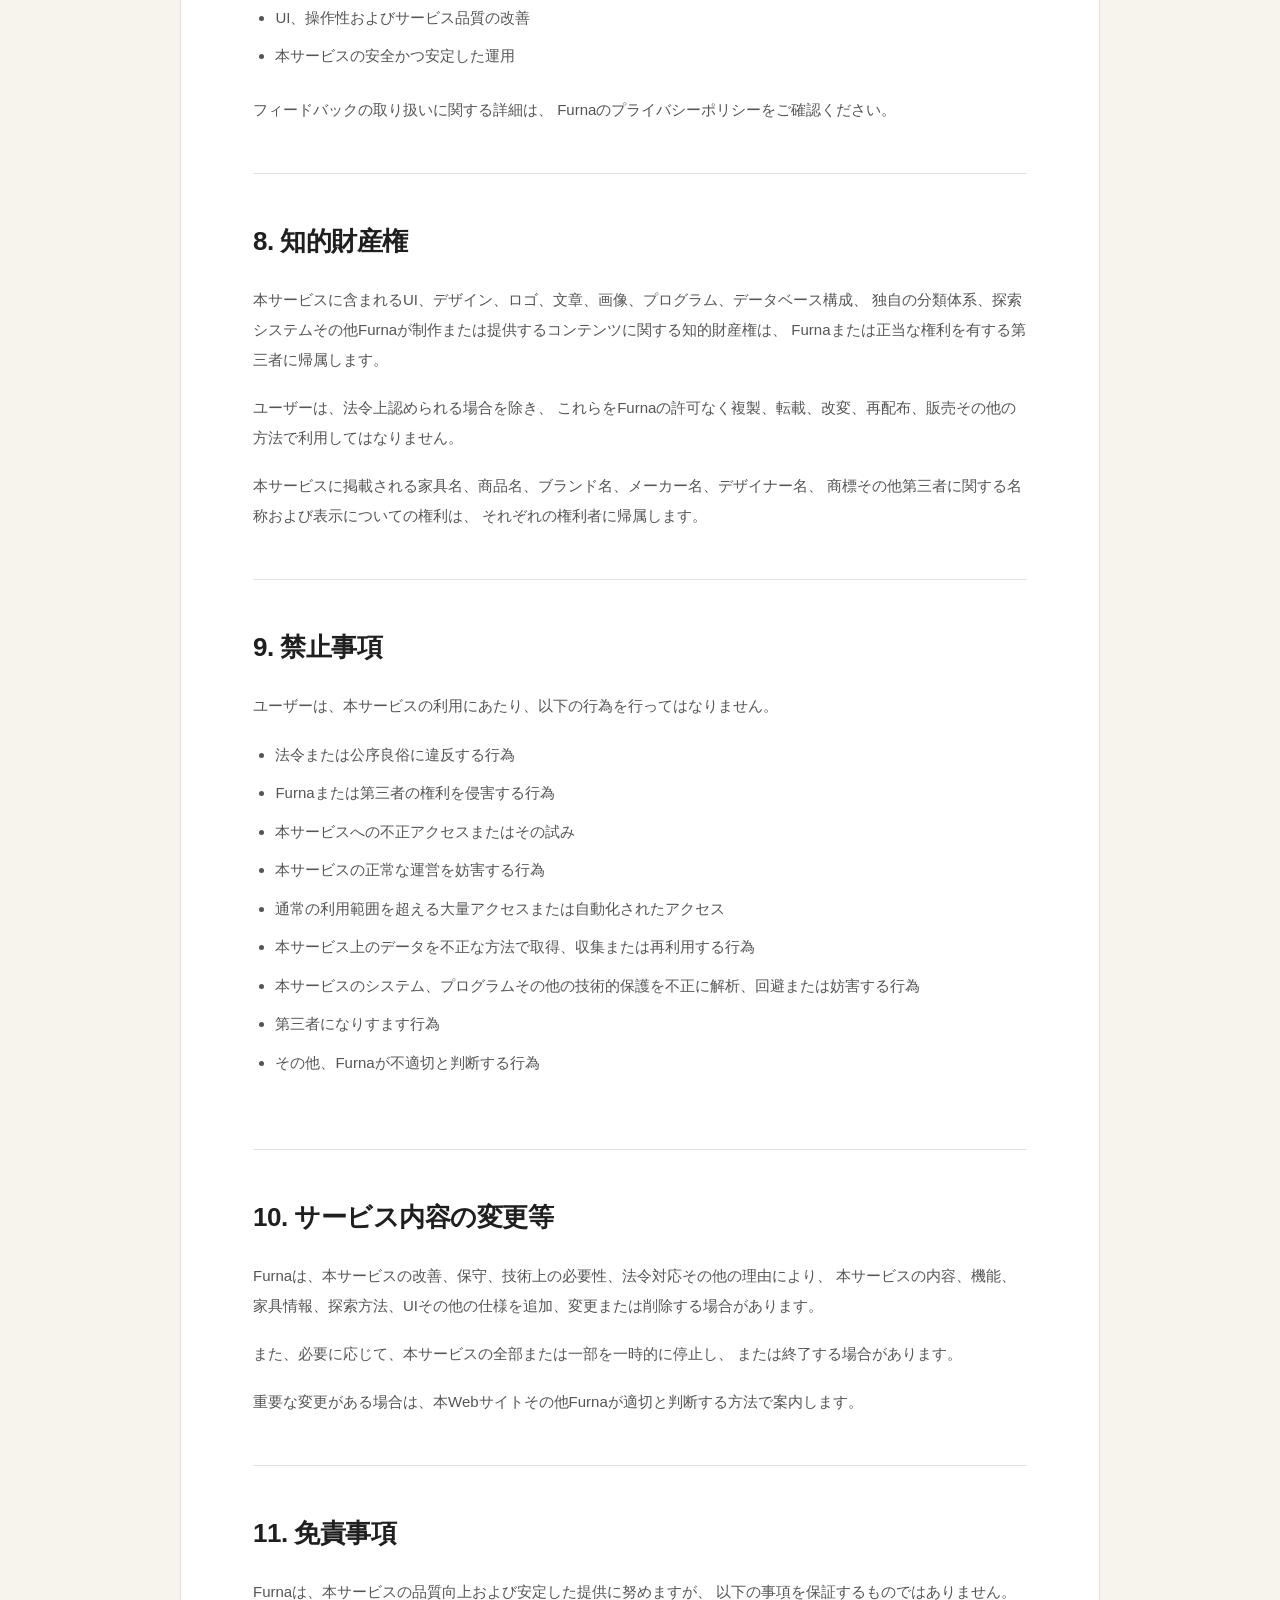
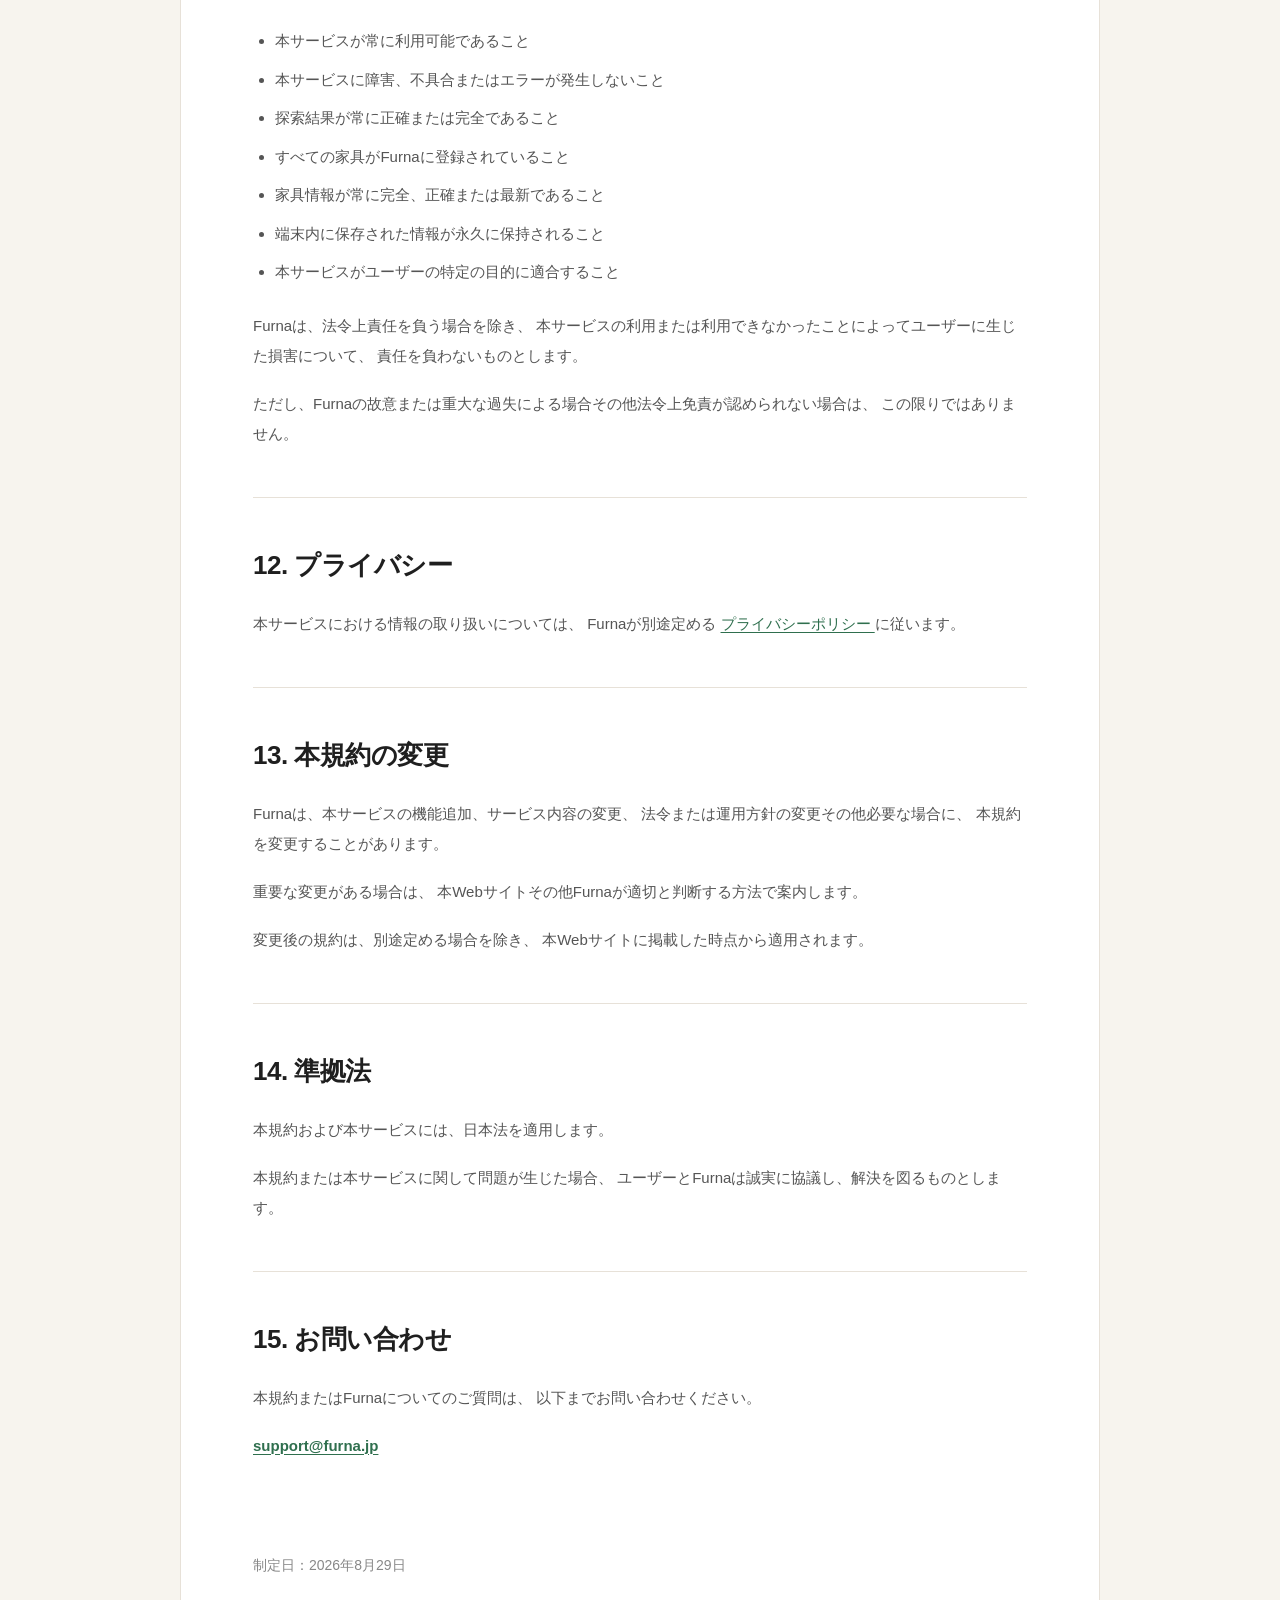
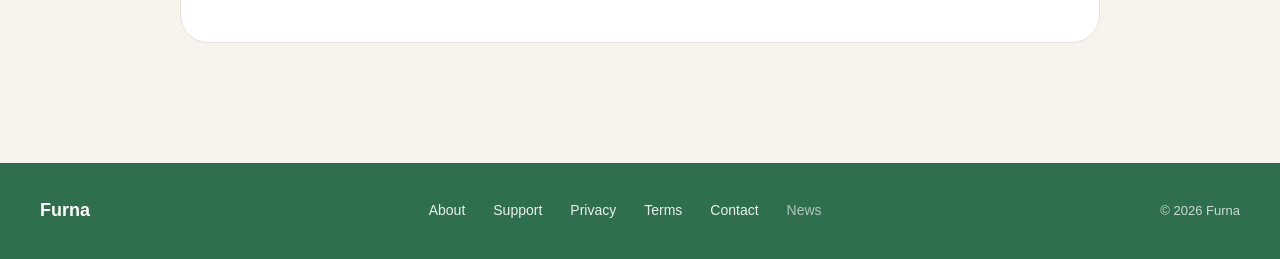
<file: v1/terms.html>
<!DOCTYPE html>
<html lang="ja">

<head>

<meta charset="UTF-8">

<meta
    name="viewport"
    content="width=device-width, initial-scale=1"
>

<title>利用規約 | Furna</title>

<meta
    name="description"
    content="Furnaをご利用いただく際の条件、サービスの取り扱い、知的財産権、免責事項などを定めた利用規約です。"
>

<meta
    name="robots"
    content="index,follow"
>

<link
    rel="canonical"
    href="https://furna.jp/v1/terms.html"
>

<meta property="og:type" content="website">
<meta property="og:site_name" content="Furna">
<meta property="og:title" content="利用規約 | Furna">

<meta
    property="og:description"
    content="Furnaをご利用いただく際の条件、サービスの取り扱い、知的財産権、免責事項などを定めた利用規約です。"
>

<meta
    property="og:url"
    content="https://furna.jp/v1/terms.html"
>

<meta
    property="og:image"
    content="https://furna.jp/images/website-hero.PNG"
>

<meta
    property="og:image:alt"
    content="Furna 家具探索サービス"
>

<meta
    name="twitter:card"
    content="summary_large_image"
>

<meta
    name="twitter:title"
    content="利用規約 | Furna"
>

<meta
    name="twitter:description"
    content="Furnaをご利用いただく際の条件、サービスの取り扱い、知的財産権、免責事項などを定めた利用規約です。"
>

<meta
    name="twitter:image"
    content="https://furna.jp/images/website-hero.PNG"
>

<link rel="stylesheet" href="./css/variables.css">
<link rel="stylesheet" href="./css/reset.css">
<link rel="stylesheet" href="./css/layout.css">
<link rel="stylesheet" href="./css/components.css?v=1.0.6">
<link rel="stylesheet" href="./css/pages.css?v=1.0.6">

</head>


<body>


<!-- =========================================================
     Header
========================================================= -->

<div data-common-header></div>


<!-- =========================================================
     Main
========================================================= -->

<main>


    <!-- =====================================================
         Hero
    ====================================================== -->

    <section class="legal-hero">

        <div class="container">

            <div class="legal-hero__inner">

                <span class="legal-hero__eyebrow">
                    Terms
                </span>

                <h1 class="legal-hero__title">
                    利用規約
                </h1>

                <p class="legal-hero__lead">
                    Furnaをご利用いただくための条件や、
                    サービスの取り扱いについて定めています。
                </p>

            </div>

        </div>

    </section>


    <!-- =====================================================
         Legal Content
    ====================================================== -->

    <section class="legal-content">

        <div class="container">

            <article class="legal-document">


                <!-- Introduction -->

                <div class="legal-document__intro">

                    <p>
                        Furna（以下「本サービス」といいます。）をご利用いただくにあたり、
                        以下の利用規約（以下「本規約」といいます。）を定めます。
                    </p>

                    <p>
                        本サービスをご利用いただいた場合、
                        本規約に同意したものとみなします。
                    </p>

                </div>


                <!-- 1 -->

                <section class="legal-section">

                    <h2>
                        1. 適用
                    </h2>

                    <p>
                        本規約は、Furnaが提供するアプリ、Webサイトその他これらに関連するサービスの利用に適用されます。
                    </p>

                    <p>
                        本サービスに関して、本規約とは別に個別の案内、注意事項その他のルールを定めた場合、
                        それらも本規約の一部を構成するものとします。
                    </p>

                </section>


                <!-- 2 -->

                <section class="legal-section">

                    <h2>
                        2. 本サービスについて
                    </h2>

                    <p>
                        Furnaは、家具の名称、種類、形、特徴、用途、素材、デザイン、背景その他の情報を手がかりとして、
                        家具を探し、知り、暮らしにつなげるための家具探索サービスです。
                    </p>

                    <p>
                        本サービスでは、ユーザーが入力した情報やFurnaに登録されている家具情報等をもとに、
                        家具の候補や関連情報を提示します。
                    </p>

                </section>


                <!-- 3 -->

                <section class="legal-section">

                    <h2>
                        3. 利用について
                    </h2>

                    <p>
                        本サービスは、Furnaが指定する方法および対応環境において利用できます。
                    </p>

                    <p>
                        本サービスの一部または全部について、利用可能な端末、OS、地域その他の条件を設ける場合があります。
                    </p>

                    <p>
                        正式な対応環境については、App Store、本Webサイトその他Furnaが適切と判断する方法により案内します。
                    </p>

                </section>


                <!-- 4 -->

                <section class="legal-section">

                    <h2>
                        4. 探索結果および家具情報について
                    </h2>

                    <p>
                        本サービスが提示する家具の候補、探索結果その他の情報は、
                        ユーザーが入力した内容、Furnaに登録されている家具情報および本サービスの探索ロジック等をもとに生成される参考情報です。
                    </p>

                    <p>
                        本サービスは、ユーザーが探している家具を必ず特定できること、
                        または提示された候補がユーザーの意図する家具と一致することを保証するものではありません。
                    </p>

                    <p>
                        また、家具の名称、別名、デザイナー、メーカー、製造年代、素材、寸法、用途、特徴その他の掲載情報について、
                        可能な限り正確な情報の提供に努めますが、その完全性、正確性、最新性を保証するものではありません。
                    </p>

                    <p>
                        家具に関する重要な判断を行う場合は、
                        必要に応じてメーカー、販売店その他の一次情報もあわせてご確認ください。
                    </p>

                </section>


                <!-- 5 -->

                <section class="legal-section">

                    <h2>
                        5. 家具の購入その他の取引について
                    </h2>

                    <p>
                        Furnaは、現時点において家具そのものを販売するサービスではありません。
                    </p>

                    <p>
                        本サービスに家具、メーカー、ブランド、販売情報その他の情報が掲載された場合でも、
                        商品の在庫、価格、品質、真正性、販売条件、配送、保証その他の取引条件をFurnaが保証するものではありません。
                    </p>

                    <p>
                        第三者との間で行われる購入その他の取引については、
                        ユーザーと当該第三者との間で行われるものとします。
                    </p>

                </section>


                <!-- 6 -->

                <section class="legal-section">

                    <h2>
                        6. 端末内に保存される情報
                    </h2>

                    <p>
                        本サービスでは、利便性および探索の継続性を提供するため、
                        お気に入り、Room、「探していたもの」、検索または探索に関連する情報その他の情報を端末内に保存する場合があります。
                    </p>

                    <p>
                        これらの情報は、原則としてユーザーの端末内で処理・保存され、
                        ユーザーが明示的に送信操作を行わない限り、FurnaのBackendへ自動的に送信されません。
                    </p>

                    <p>
                        ただし、アプリの削除、端末の変更、故障、初期化、データ消去その他の事情により、
                        端末内に保存された情報が失われる場合があります。
                    </p>

                    <p>
                        Furnaは、端末内データの恒久的な保存または復元を保証するものではありません。
                    </p>

                </section>


                <!-- 7 -->

                <section class="legal-section">

                    <h2>
                        7. フィードバックについて
                    </h2>

                    <p>
                        ユーザーは、本サービス内のフィードバック機能その他Furnaが指定する方法を通じて、
                        意見、不具合報告、改善提案その他の情報を送信することができます。
                    </p>

                    <p>
                        送信されたフィードバックは、以下の目的で利用する場合があります。
                    </p>

                    <ul>

                        <li>
                            不具合の確認および修正
                        </li>

                        <li>
                            家具探索機能および診断精度の改善
                        </li>

                        <li>
                            家具情報および画像の改善
                        </li>

                        <li>
                            UI、操作性およびサービス品質の改善
                        </li>

                        <li>
                            本サービスの安全かつ安定した運用
                        </li>

                    </ul>

                    <p>
                        フィードバックの取り扱いに関する詳細は、
                        Furnaのプライバシーポリシーをご確認ください。
                    </p>

                </section>


                <!-- 8 -->

                <section class="legal-section">

                    <h2>
                        8. 知的財産権
                    </h2>

                    <p>
                        本サービスに含まれるUI、デザイン、ロゴ、文章、画像、プログラム、データベース構成、
                        独自の分類体系、探索システムその他Furnaが制作または提供するコンテンツに関する知的財産権は、
                        Furnaまたは正当な権利を有する第三者に帰属します。
                    </p>

                    <p>
                        ユーザーは、法令上認められる場合を除き、
                        これらをFurnaの許可なく複製、転載、改変、再配布、販売その他の方法で利用してはなりません。
                    </p>

                    <p>
                        本サービスに掲載される家具名、商品名、ブランド名、メーカー名、デザイナー名、
                        商標その他第三者に関する名称および表示についての権利は、
                        それぞれの権利者に帰属します。
                    </p>

                </section>


                <!-- 9 -->

                <section class="legal-section">

                    <h2>
                        9. 禁止事項
                    </h2>

                    <p>
                        ユーザーは、本サービスの利用にあたり、以下の行為を行ってはなりません。
                    </p>

                    <ul>

                        <li>
                            法令または公序良俗に違反する行為
                        </li>

                        <li>
                            Furnaまたは第三者の権利を侵害する行為
                        </li>

                        <li>
                            本サービスへの不正アクセスまたはその試み
                        </li>

                        <li>
                            本サービスの正常な運営を妨害する行為
                        </li>

                        <li>
                            通常の利用範囲を超える大量アクセスまたは自動化されたアクセス
                        </li>

                        <li>
                            本サービス上のデータを不正な方法で取得、収集または再利用する行為
                        </li>

                        <li>
                            本サービスのシステム、プログラムその他の技術的保護を不正に解析、回避または妨害する行為
                        </li>

                        <li>
                            第三者になりすます行為
                        </li>

                        <li>
                            その他、Furnaが不適切と判断する行為
                        </li>

                    </ul>

                </section>


                <!-- 10 -->

                <section class="legal-section">

                    <h2>
                        10. サービス内容の変更等
                    </h2>

                    <p>
                        Furnaは、本サービスの改善、保守、技術上の必要性、法令対応その他の理由により、
                        本サービスの内容、機能、家具情報、探索方法、UIその他の仕様を追加、変更または削除する場合があります。
                    </p>

                    <p>
                        また、必要に応じて、本サービスの全部または一部を一時的に停止し、
                        または終了する場合があります。
                    </p>

                    <p>
                        重要な変更がある場合は、本Webサイトその他Furnaが適切と判断する方法で案内します。
                    </p>

                </section>


                <!-- 11 -->

                <section class="legal-section">

                    <h2>
                        11. 免責事項
                    </h2>

                    <p>
                        Furnaは、本サービスの品質向上および安定した提供に努めますが、
                        以下の事項を保証するものではありません。
                    </p>

                    <ul>

                        <li>
                            本サービスが常に利用可能であること
                        </li>

                        <li>
                            本サービスに障害、不具合またはエラーが発生しないこと
                        </li>

                        <li>
                            探索結果が常に正確または完全であること
                        </li>

                        <li>
                            すべての家具がFurnaに登録されていること
                        </li>

                        <li>
                            家具情報が常に完全、正確または最新であること
                        </li>

                        <li>
                            端末内に保存された情報が永久に保持されること
                        </li>

                        <li>
                            本サービスがユーザーの特定の目的に適合すること
                        </li>

                    </ul>

                    <p>
                        Furnaは、法令上責任を負う場合を除き、
                        本サービスの利用または利用できなかったことによってユーザーに生じた損害について、
                        責任を負わないものとします。
                    </p>

                    <p>
                        ただし、Furnaの故意または重大な過失による場合その他法令上免責が認められない場合は、
                        この限りではありません。
                    </p>

                </section>


                <!-- 12 -->

                <section class="legal-section">

                    <h2>
                        12. プライバシー
                    </h2>

                    <p>
                        本サービスにおける情報の取り扱いについては、
                        Furnaが別途定める
                        <a href="./privacy.html">
                            プライバシーポリシー
                        </a>
                        に従います。
                    </p>

                </section>


                <!-- 13 -->

                <section class="legal-section">

                    <h2>
                        13. 本規約の変更
                    </h2>

                    <p>
                        Furnaは、本サービスの機能追加、サービス内容の変更、
                        法令または運用方針の変更その他必要な場合に、
                        本規約を変更することがあります。
                    </p>

                    <p>
                        重要な変更がある場合は、
                        本Webサイトその他Furnaが適切と判断する方法で案内します。
                    </p>

                    <p>
                        変更後の規約は、別途定める場合を除き、
                        本Webサイトに掲載した時点から適用されます。
                    </p>

                </section>


                <!-- 14 -->

                <section class="legal-section">

                    <h2>
                        14. 準拠法
                    </h2>

                    <p>
                        本規約および本サービスには、日本法を適用します。
                    </p>

                    <p>
                        本規約または本サービスに関して問題が生じた場合、
                        ユーザーとFurnaは誠実に協議し、解決を図るものとします。
                    </p>

                </section>


                <!-- 15 -->

                <section class="legal-section">

                    <h2>
                        15. お問い合わせ
                    </h2>

                    <p>
                        本規約またはFurnaについてのご質問は、
                        以下までお問い合わせください。
                    </p>

                    <p>
                        <a
                            class="legal-document__contact"
                            href="mailto:support@furna.jp"
                        >
                            support@furna.jp
                        </a>
                    </p>

                </section>


                <!-- Date -->

                <div class="legal-document__date">

                    制定日：2026年8月29日

                </div>


            </article>

        </div>

    </section>


</main>


<!-- =========================================================
     Footer
========================================================= -->

<div data-common-footer></div>


<!-- =========================================================
     Common JS
========================================================= -->

<script src="./js/common.js?v=1.0.9"></script>


</body>

</html>
</file>
<file: v1/css/variables.css>
/* Furna V1 — Design Variables */
</file>
<file: v1/css/layout.css>
/* ==========================================================
   Furna V1
   Layout
========================================================== */

:root{
    --container-width:1200px;
}

/* ---------- Body ---------- */

body{

    font-family:
        -apple-system,
        BlinkMacSystemFont,
        "Hiragino Sans",
        "Hiragino Kaku Gothic ProN",
        "Yu Gothic",
        sans-serif;

    color:#1F1F1F;
    background:#FFFFFF;

    line-height:1.7;

    -webkit-font-smoothing:antialiased;
    text-rendering:optimizeLegibility;
}

/* ---------- Container ---------- */

.container{

    width:min(calc(100% - 48px), var(--container-width));
    margin-inline:auto;

}

/* ---------- Main ---------- */

main{

    display:block;

}

/* ---------- Section ---------- */

section{

    position:relative;

}

/* ---------- Images ---------- */

img{

    display:block;
    max-width:100%;
    height:auto;

}

/* ---------- Utility ---------- */

.text-center{

    text-align:center;

}

.text-left{

    text-align:left;

}

.text-right{

    text-align:right;

}

.w-100{

    width:100%;

}

/* ---------- Responsive ---------- */

@media (max-width:960px){

    .container{

        width:min(calc(100% - 32px), 100%);

    }

}
</file>
<file: v1/css/components.css>
/* ==========================================================
   Furna V1
   Components
========================================================== */


/* ==========================================================
   Header
========================================================== */

.site-header{

    position:sticky;
    top:0;
    z-index:1000;

    background:#FFFFFF;

    border-bottom:1px solid #ECE8E1;

}

.site-header__inner{

    height:88px;

    display:flex;

    align-items:center;
    justify-content:space-between;

    gap:32px;

}


/* ==========================================================
   Header Brand
========================================================== */

.site-header__brand{

    display:flex;

    align-items:center;

    gap:10px;

    color:#2F6F4E;

    font-size:18px;
    font-weight:700;

    white-space:nowrap;

}

.site-header__brand-mark{

    display:flex;

    align-items:center;
    justify-content:center;

    width:38px;
    height:38px;

    flex:0 0 38px;

}

.site-header__brand-mark img{

    display:block;

    width:36px;
    height:36px;

    max-width:100%;

    object-fit:contain;

}

.site-header__brand-name{

    display:block;

    color:#2F6F4E;

    font-size:18px;
    font-weight:700;

    line-height:1;

}


/* ==========================================================
   Desktop Navigation
========================================================== */

.site-header__nav{

    display:flex;

    align-items:center;

    gap:36px;

}

.site-header__nav a{

    position:relative;

    font-size:15px;
    font-weight:600;

    color:#1F1F1F;

    transition:
        color .2s ease,
        background-color .2s ease,
        border-color .2s ease;

}

.site-header__nav a:hover{

    color:#2F6F4E;

}


/* ==========================================================
   Header Release Status
========================================================== */

.site-header__button{

    display:inline-flex;

    align-items:center;
    justify-content:center;

    min-width:100px;
    height:42px;

    padding:0 20px;

    border-radius:12px;

    background:#2F6F4E;

    color:#FFFFFF;

    font-size:14px;
    font-weight:700;

}

.site-header__status{

    cursor:default;

    user-select:none;

}


/* ==========================================================
   Mobile Header Menu Button
========================================================== */

.site-header__menu-button{

    display:none;

    width:44px;
    height:44px;

    padding:0;

    border:1px solid #D7E2D9;

    border-radius:14px;

    background:#FFFFFF;

    align-items:center;
    justify-content:center;

    flex-direction:column;

    gap:5px;

    cursor:pointer;

}

.site-header__menu-button span{

    display:block;

    width:18px;
    height:2px;

    border-radius:999px;

    background:#2F6F4E;

    transition:
        transform .2s ease,
        opacity .2s ease;

}

.site-header__menu-button[aria-expanded="true"] span:nth-child(1){

    transform:
        translateY(7px)
        rotate(45deg);

}

.site-header__menu-button[aria-expanded="true"] span:nth-child(2){

    opacity:0;

}

.site-header__menu-button[aria-expanded="true"] span:nth-child(3){

    transform:
        translateY(-7px)
        rotate(-45deg);

}


/* ==========================================================
   Mobile Navigation
========================================================== */

.site-mobile-nav{

    background:#FFFFFF;

    border-top:1px solid #ECE8E1;
    border-bottom:1px solid #ECE8E1;

}

.site-mobile-nav[hidden]{

    display:none;

}

.site-mobile-nav__inner{

    display:flex;

    flex-direction:column;

    padding-top:12px;
    padding-bottom:16px;

}

.site-mobile-nav__inner a{

    display:flex;

    align-items:center;

    min-height:52px;

    padding:0 4px;

    border-bottom:1px solid #F1EEE8;

    color:#1F1F1F;

    font-size:16px;
    font-weight:600;

}

.site-mobile-nav__inner a:hover{

    color:#2F6F4E;

}

.site-mobile-nav__status{

    display:flex;

    align-items:center;
    justify-content:center;

    min-height:48px;

    margin-top:14px;

    border-radius:12px;

    background:#2F6F4E;

    color:#FFFFFF;

    font-size:14px;
    font-weight:700;

    cursor:default;

    user-select:none;

}


/* ==========================================================
   Buttons
========================================================== */

.button{

    display:inline-flex;

    align-items:center;
    justify-content:center;

    min-width:180px;
    height:56px;

    padding:0 28px;

    border-radius:14px;

    font-size:16px;
    font-weight:700;

    line-height:1.3;

    text-align:center;

    border:1px solid transparent;

    transition:
        background-color .2s ease,
        color .2s ease,
        border-color .2s ease,
        transform .2s ease;

}

.button:hover{

    transform:translateY(-1px);

}

.button--primary{

    background:#2F6F4E;

    color:#FFFFFF;

    border-color:#2F6F4E;

}

.button--primary:hover{

    background:#255B40;

    border-color:#255B40;

    color:#FFFFFF;

}

.button--secondary{

    background:#FFFFFF;

    color:#2F6F4E;

    border-color:#2F6F4E;

}

.button--secondary:hover{

    background:#F7F6F2;

    color:#2F6F4E;

}


/* ==========================================================
   Hero Buttons
========================================================== */

.hero-buttons{

    display:flex;

    align-items:center;

    gap:16px;

    margin-top:40px;

    flex-wrap:wrap;

}


/* ==========================================================
   Cards
========================================================== */

.card{

    background:#FFFFFF;

    border:1px solid #ECE8E1;

    border-radius:24px;

    padding:40px;

    transition:
        transform .2s ease,
        box-shadow .2s ease;

}

.card:hover{

    transform:translateY(-4px);

    box-shadow:
        0 12px 30px rgba(0,0,0,.06);

}

.card__title{

    margin:24px 0 12px;

    font-size:24px;
    font-weight:700;
    line-height:1.4;

}

.card__text{

    margin:0;

    color:#666666;

    line-height:1.8;

}


/* ==========================================================
   Image Placeholder
========================================================== */

.image-placeholder{

    width:100%;

    aspect-ratio:4 / 3;

    border-radius:20px;

    background:#F5F5F5;

}


/* ==========================================================
   Footer
========================================================== */

.site-footer{

    margin-top:0;

    background:#2F6F4E;

}

.site-footer__inner{

    min-height:96px;

    display:flex;

    align-items:center;
    justify-content:space-between;

    gap:28px;

}

.site-footer__brand{

    flex-shrink:0;

    color:#FFFFFF;

    font-size:18px;
    font-weight:700;

}

.site-footer__nav{

    display:flex;

    align-items:center;

    justify-content:center;

    gap:28px;

    flex-wrap:wrap;

}

.site-footer__nav a,
.site-footer__pending{

    color:#FFFFFF;

    opacity:.9;

    font-size:14px;

}

.site-footer__nav a{

    transition:opacity .2s ease;

}

.site-footer__nav a:hover{

    opacity:1;

}

.site-footer__pending{

    cursor:default;

    user-select:none;

    opacity:.62;

}

.site-footer__copyright{

    flex-shrink:0;

    color:#FFFFFF;

    opacity:.75;

    font-size:13px;

}


/* ==========================================================
   Responsive
========================================================== */

@media (max-width:960px){

    .site-header__inner{

        height:72px;

    }

    .site-header__nav{

        gap:20px;

    }

    .site-footer__inner{

        flex-direction:column;

        justify-content:center;

        padding:32px 0;

        text-align:center;

    }

    .hero-buttons{

        flex-direction:column;

        align-items:stretch;

    }

    .button{

        width:100%;

    }

}


@media (max-width:720px){

    .site-header__inner{

        gap:16px;

    }

    .site-header__brand{

        gap:9px;

    }

    .site-header__brand-mark{

        width:36px;
        height:36px;

        flex-basis:36px;

    }

    .site-header__brand-mark img{

        width:34px;
        height:34px;

    }

    .site-header__brand-name{

        font-size:17px;

    }

    .site-header__nav{

        gap:14px;

    }

    .site-header__nav a{

        font-size:13px;

    }

    .site-header__button{

        min-width:auto;

        height:38px;

        padding:0 14px;

        font-size:12px;

    }

}


@media (max-width:560px){

    .site-header__inner{

        height:68px;

    }

    .site-header__nav{

        display:none;

    }

    .site-header__menu-button{

        display:flex;

    }

    .site-footer__nav{

        display:grid;

        grid-template-columns:repeat(3,minmax(0,1fr));

        width:100%;

        gap:18px 12px;

    }

    .site-footer__nav a,
    .site-footer__pending{

        text-align:center;

    }

}
</file>
<file: v1/css/pages.css>
/* ==========================================================
   Furna V1
   Page Styles
========================================================== */


/* ==========================================================
   Shared Page Hero
========================================================== */

.page-hero{

    padding:96px 0 120px;

}

.page-hero__inner{

    display:grid;

    grid-template-columns:1.05fr .95fr;

    align-items:center;

    gap:72px;

}

.page-hero__content{

    max-width:560px;

}

.page-hero__eyebrow{

    display:inline-flex;

    align-items:center;

    height:32px;

    padding:0 14px;

    margin-bottom:24px;

    border-radius:999px;

    background:#F7F6F2;

    color:#2F6F4E;

    font-size:13px;
    font-weight:700;
    letter-spacing:.06em;

}

.page-hero__title{

    margin:0;

    font-size:64px;
    font-weight:700;
    line-height:1.18;

    letter-spacing:-0.03em;

}

.page-hero__description{

    margin-top:32px;

    max-width:520px;

    font-size:20px;
    line-height:1.9;

    color:#666666;

}

.page-hero__visual{

    display:flex;

    align-items:center;
    justify-content:center;

}

.page-hero__visual img{

    width:min(420px,100%);

    border-radius:36px;

    box-shadow:
        0 18px 48px rgba(0,0,0,.08);

}


/* ==========================================================
   Shared Section
========================================================== */

.page-section{

    padding:120px 0;

}

.page-section__title{

    margin:0;

    font-size:42px;
    line-height:1.25;
    font-weight:700;

}

.page-section__lead{

    margin-top:28px;

    max-width:760px;

    font-size:18px;
    line-height:1.95;

    color:#666666;

}


/* ==========================================================
   Shared Grid
========================================================== */

.card-grid{

    display:grid;

    grid-template-columns:repeat(3,1fr);

    gap:32px;

    margin-top:56px;

}


/* ==========================================================
   Shared CTA
========================================================== */

.cta-section{

    padding:140px 0;

    text-align:center;

}

.cta-section h2{

    margin:0;

    font-size:48px;
    line-height:1.3;

}

.cta-section p{

    max-width:720px;

    margin:28px auto 40px;

    font-size:18px;
    line-height:1.9;

    color:#666666;

}


/* ==========================================================
   Home Hero
========================================================== */

.home-hero{

    padding:64px 0 72px;

    background:
        linear-gradient(
            90deg,
            #FFFFFF 0%,
            #FFFFFF 58%,
            #FBF8F1 100%
        );

    border-bottom:1px solid #ECE8E1;

}

.home-hero__inner{

    display:grid;

    grid-template-columns:1fr 1fr;

    align-items:center;

    gap:56px;

}

.home-hero__content{

    max-width:560px;

}

.home-hero__title{

    margin:0;

    font-size:52px;
    font-weight:700;
    line-height:1.28;

    letter-spacing:-0.035em;

    color:#2F6F4E;

}

.home-hero__title strong{

    color:#F29F3D;
    font-weight:700;

}

.home-hero__description{

    margin:28px 0 0;

    font-size:17px;
    line-height:1.9;

    color:#1F1F1F;

}

.home-hero__buttons{

    display:flex;

    align-items:center;

    gap:18px;

    margin-top:34px;

}

.home-hero__visual{

    display:flex;

    align-items:center;
    justify-content:flex-end;

    width:100%;

    min-width:0;

}

.home-hero__visual img{

    display:block;

    width:100%;
    max-width:none;

    height:auto;

    object-fit:contain;

    border-radius:0;

    box-shadow:none;

}


/* ==========================================================
   Home App Button
========================================================== */

.home-app-button{

    min-width:214px;

    gap:10px;

}

.home-app-button__mark{

    display:inline-flex;

    width:24px;
    height:24px;

    align-items:center;
    justify-content:center;

    flex-shrink:0;

    font-family:
        -apple-system,
        BlinkMacSystemFont,
        sans-serif;

    font-size:24px;
    line-height:1;

    color:#FFFFFF;

}

.home-app-button__text{

    display:flex;

    flex-direction:column;

    align-items:flex-start;

    line-height:1.1;

}

.home-app-button__text small{

    font-size:12px;
    font-weight:600;

}

.home-app-button__text strong{

    margin-top:3px;

    font-size:11px;
    font-weight:600;

}


/* ==========================================================
   Home Section Heading
========================================================== */

.home-section-heading{

    max-width:760px;

}

.home-section-heading--center{

    margin-inline:auto;

    text-align:center;

}

.home-section-heading h2{

    margin:0;

    font-size:31px;
    line-height:1.3;
    font-weight:700;

    color:#2F6F4E;

}

.home-section-heading p{

    margin:26px auto 0;

    font-size:16px;
    line-height:2;

    color:#333333;

}


/* ==========================================================
   Why / Discovery
========================================================== */

.home-why{

    padding:72px 0 82px;

}

.home-discovery-grid{

    display:grid;

    grid-template-columns:repeat(2,minmax(0,1fr));

    gap:28px;

    margin-top:44px;

}

.home-discovery-card{

    display:grid;

    grid-template-columns:180px minmax(0,1fr);

    align-items:center;

    min-height:220px;

    overflow:hidden;

    background:#FBF8F1;

    border-radius:16px;

}

.home-discovery-card__visual{

    height:100%;

}

.home-discovery-card__visual img{

    width:100%;
    height:100%;

    object-fit:cover;

}

.home-discovery-card__content{

    padding:28px 30px;

}

.home-discovery-card__content h3{

    margin:0;

    font-size:21px;
    font-weight:700;
    line-height:1.4;

    color:#2F6F4E;

}

.home-discovery-card__english{

    margin:4px 0 0;

    font-size:13px;
    line-height:1.5;

    color:#F29F3D;

}

.home-discovery-card__text{

    margin:22px 0 0;

    font-size:14px;
    line-height:1.9;

    color:#333333;

}


/* ==========================================================
   Features
========================================================== */

.home-features{

    padding:24px 0 92px;

}

.home-feature-grid{

    display:grid;

    grid-template-columns:repeat(3,minmax(0,1fr));

    gap:48px;

    margin-top:48px;

}

.home-feature{

    text-align:center;

}

.home-feature__visual{

    display:flex;

    align-items:center;
    justify-content:center;

    width:180px;
    height:135px;

    margin:0 auto 22px;

    overflow:hidden;

    border-radius:12px;

}

.home-feature__visual img{

    width:100%;
    height:100%;

    object-fit:cover;

}

.home-feature h3{

    margin:0;

    font-size:18px;
    font-weight:700;
    line-height:1.5;

    color:#2F6F4E;

}

.home-feature p{

    margin:12px 0 0;

    font-size:13px;
    line-height:1.85;

    color:#333333;

}


/* ==========================================================
   Screenshots
========================================================== */

.home-screenshots{

    padding:28px 0 104px;

}

.home-screenshot-grid{

    display:grid;

    grid-template-columns:repeat(4,minmax(0,1fr));

    gap:36px;

    max-width:1040px;

    margin:48px auto 0;

}

.home-screenshot{

    margin:0;

    text-align:center;

}

.home-screenshot__image{

    display:flex;

    align-items:flex-start;
    justify-content:center;

    min-height:370px;

}

.home-screenshot__image img{

    display:block;

    width:auto;
    max-width:190px;

    height:370px;

    object-fit:contain;

}

.home-screenshot figcaption{

    margin-top:16px;

    font-size:13px;
    font-weight:600;

    color:#333333;

}


/* ==========================================================
   Home CTA
========================================================== */

.home-cta{

    padding:46px 0;

    background:#FBF8F1;

    border-top:1px solid #ECE8E1;

}

.home-cta__inner{

    display:flex;

    align-items:center;
    justify-content:space-between;

    gap:40px;

}

.home-cta__content h2{

    margin:0;

    font-size:29px;
    font-weight:700;
    line-height:1.45;

    color:#2F6F4E;

}

.home-cta__content p{

    margin:16px 0 0;

    font-size:14px;
    line-height:1.8;

    color:#333333;

}

.home-cta__buttons{

    display:flex;

    align-items:center;

    gap:14px;

    flex-shrink:0;

}


/* ==========================================================
   About Hero
========================================================== */

.about-hero{

    padding:88px 0 104px;

}

.about-hero .page-hero__inner{

    grid-template-columns:1fr 1fr;

    gap:72px;

}

.about-hero .page-hero__title{

    font-size:58px;

}

.about-hero .page-hero__description{

    margin-top:32px;

    color:#666666;

    font-size:19px;
    line-height:2;

}

.about-hero__visual{

    display:flex;

    align-items:center;
    justify-content:center;

    min-height:390px;

    background:#FBF8F1;

    border-radius:24px;

    overflow:hidden;

}

.about-hero__visual img{

    display:block;

    width:100%;
    max-width:none;

    height:100%;

    object-fit:cover;

    border-radius:0;

    box-shadow:none;

}


/* ==========================================================
   About Why
========================================================== */

.about-why{

    padding:96px 0 104px;

}

.about-why .page-section__lead{

    max-width:900px;

}


/* ==========================================================
   About Problem
========================================================== */

.about-problem{

    padding:88px 0 104px;

    background:#FBF8F1;

}

.about-problem__grid{

    margin-top:48px;

}

.about-problem__card{

    padding:28px;

    background:#FFFFFF;

}

.about-problem__visual{

    width:100%;

    aspect-ratio:4 / 3;

    overflow:hidden;

    border-radius:16px;

    background:#F7F6F2;

}

.about-problem__visual img{

    display:block;

    width:100%;
    height:100%;

    object-fit:cover;

}

.about-problem__card .card__title{

    margin-top:26px;

    font-size:22px;

}

.about-problem__card .card__text{

    font-size:15px;
    line-height:1.85;

}


/* ==========================================================
   About Solution
========================================================== */

.about-solution{

    padding:100px 0 104px;

}

.about-solution__grid{

    display:grid;

    grid-template-columns:repeat(2,minmax(0,1fr));

    gap:32px;

    margin-top:48px;

}

.about-solution__card{

    min-height:260px;

    padding:42px;

}

.about-solution__card .card__title{

    margin:0;

    font-size:25px;

    color:#2F6F4E;

}

.about-solution__english{

    margin:8px 0 24px;

    font-size:13px;

    color:#F29F3D;

}

.about-solution__card .card__text{

    font-size:15px;
    line-height:1.9;

}

.about-solution__note{

    max-width:880px;

    margin:34px 0 0;

    font-size:16px;
    line-height:1.95;

    color:#666666;

}


/* ==========================================================
   About Mission
========================================================== */

.about-mission{

    padding:112px 0 120px;

    text-align:center;

}

.about-mission__title{

    margin:0 0 38px;

    font-size:26px;
    font-weight:700;
    line-height:1.4;

    color:#2F6F4E;

}

.about-mission__statement{

    margin:0;

    font-size:42px;
    font-weight:700;
    line-height:1.55;
    letter-spacing:-0.02em;

    color:#2F6F4E;

}

.about-mission__line{

    display:block;

}

.about-mission__accent{

    color:#F29F3D;

}

@media (max-width:640px){

    .about-mission{

        padding:76px 0 84px;

    }

    .about-mission__title{

        margin-bottom:28px;

        font-size:22px;

    }

    .about-mission__statement{

        font-size:32px;
        line-height:1.55;

    }

}

/* ==========================================================
   About Future
========================================================== */

.about-future{

    padding:82px 0 88px;

    text-align:center;

    background:#FBF8F1;

}

.about-future__inner{

    max-width:800px;

}

.about-future h2{

    margin:0;

    font-size:30px;
    line-height:1.4;

    color:#2F6F4E;

}

.about-future p{

    margin:28px 0 0;

    font-size:16px;
    line-height:2;

    color:#555555;

}


/* ==========================================================
   About CTA
========================================================== */

.about-cta{

    border-top:0;

}


/* ==========================================================
   Support Compatibility
========================================================== */

.site-main > .page-hero:not(.about-hero):not(:has(.page-hero__inner)){

    width:min(calc(100% - 48px), var(--container-width));

    margin-inline:auto;

    display:grid;

    grid-template-columns:1.05fr .95fr;

    align-items:center;

    gap:72px;

}

.site-main > .page-section:not(.about-why):not(.about-problem):not(.about-solution){

    width:min(calc(100% - 48px), var(--container-width));

    margin-inline:auto;

}

.site-main > .cta-section{

    width:min(calc(100% - 48px), var(--container-width));

    margin-inline:auto;

}


/* ==========================================================
   Responsive
========================================================== */

@media (max-width:1080px){

    .page-hero__inner{

        gap:48px;

    }

    .home-hero__inner{

        gap:42px;

    }

    .home-hero__title{

        font-size:46px;

    }

    .home-discovery-card{

        grid-template-columns:150px minmax(0,1fr);

    }

    .home-feature-grid{

        gap:28px;

    }

    .home-feature__visual{

        width:160px;
        height:120px;

    }

    .home-screenshot-grid{

        gap:24px;

    }

    .home-screenshot__image{

        min-height:330px;

    }

    .home-screenshot__image img{

        max-width:170px;
        height:330px;

    }

    .about-hero .page-hero__inner{

        gap:48px;

    }

    .about-hero .page-hero__title{

        font-size:52px;

    }

    .about-mission__statement{

        font-size:40px;

    }

}


@media (max-width:960px){

    .page-hero{

        padding:72px 0;

    }

    .page-hero__inner{

        grid-template-columns:1fr;

    }

    .page-hero__content{

        max-width:none;

    }

    .page-hero__title{

        font-size:48px;

    }

    .page-section{

        padding:88px 0;

    }

    .card-grid{

        grid-template-columns:1fr;

    }

    .cta-section{

        padding:100px 0;

    }

    .cta-section h2{

        font-size:38px;

    }


    /* Home */

    .home-hero{

        padding:56px 0 64px;

    }

    .home-hero__inner{

        grid-template-columns:1fr;

        gap:44px;

    }

    .home-hero__content{

        max-width:640px;

    }

    .home-hero__visual{

        justify-content:center;

    }

    .home-hero__visual img{

        width:100%;
        max-width:760px;

        height:auto;

    }

    .home-discovery-grid{

        grid-template-columns:1fr;

        max-width:720px;

        margin-inline:auto;

        margin-top:40px;

    }

    .home-feature-grid{

        grid-template-columns:repeat(3,minmax(0,1fr));

        gap:24px;

    }

    .home-feature__visual{

        width:150px;
        height:112px;

    }

    .home-screenshot-grid{

        grid-template-columns:repeat(2,minmax(0,1fr));

        max-width:620px;

        gap:42px 32px;

    }

    .home-screenshot__image{

        min-height:360px;

    }

    .home-screenshot__image img{

        max-width:185px;
        height:360px;

    }

    .home-cta__inner{

        flex-direction:column;

        align-items:flex-start;

    }


    /* About */

    .about-hero{

        padding:72px 0 80px;

    }

    .about-hero .page-hero__inner{

        grid-template-columns:1fr;

        gap:44px;

    }

    .about-hero__visual{

        min-height:320px;

    }

    .about-problem__grid{

        grid-template-columns:1fr;

        max-width:720px;

    }

    .about-solution__grid{

        grid-template-columns:1fr;

    }

    .about-mission{

        padding:82px 0 86px;

    }

    .about-mission__statement{

        font-size:36px;

    }

    .about-future{

        padding:76px 0 82px;

    }


    /* Support existing HTML compatibility */

    .site-main > .page-hero:not(.about-hero):not(:has(.page-hero__inner)){

        width:min(calc(100% - 32px), 100%);

        grid-template-columns:1fr;

        gap:40px;

    }

    .site-main > .page-section:not(.about-why):not(.about-problem):not(.about-solution),
    .site-main > .cta-section{

        width:min(calc(100% - 32px), 100%);

    }

}


@media (max-width:640px){

    .page-hero__title{

        font-size:40px;

    }

    .page-hero__description{

        font-size:17px;

    }

    .page-section__title{

        font-size:34px;

    }

    .page-section__lead{

        font-size:17px;

    }


    /* Home Hero */

    .home-hero{

        padding:44px 0 52px;

    }

    .home-hero__title{

        font-size:36px;

        line-height:1.35;

    }

    .home-hero__description{

        margin-top:22px;

        font-size:15px;

    }

    .home-hero__buttons{

        flex-direction:column;

        align-items:stretch;

        gap:12px;

        margin-top:28px;

    }

    .home-hero__buttons .button{

        width:100%;

    }

    .home-hero__visual img{

        width:100%;

        height:auto;

    }


    /* Home headings */

    .home-section-heading h2{

        font-size:26px;

    }

    .home-section-heading p{

        font-size:14px;

        line-height:1.9;

    }


    /* Discovery */

    .home-why{

        padding:60px 0 68px;

    }

    .home-discovery-card{

        grid-template-columns:1fr;

    }

    .home-discovery-card__visual{

        height:210px;

    }

    .home-discovery-card__content{

        padding:24px;

    }

    .home-discovery-card__text br{

        display:none;

    }


    /* Features */

    .home-features{

        padding:16px 0 72px;

    }

    .home-feature-grid{

        grid-template-columns:1fr;

        max-width:400px;

        margin-inline:auto;

        margin-top:38px;

        gap:44px;

    }

    .home-feature__visual{

        width:220px;
        height:165px;

    }


    /* Screenshots */

    .home-screenshots{

        padding:16px 0 76px;

    }

    .home-screenshot-grid{

        grid-template-columns:repeat(2,minmax(0,1fr));

        gap:34px 18px;

    }

    .home-screenshot__image{

        min-height:280px;

    }

    .home-screenshot__image img{

        max-width:145px;
        height:280px;

    }


    /* CTA */

    .home-cta{

        padding:40px 0;

    }

    .home-cta__content h2{

        font-size:25px;

    }

    .home-cta__buttons{

        width:100%;

        flex-direction:column;

        align-items:stretch;

    }

    .home-cta__buttons .button{

        width:100%;

    }


    /* About */

    .about-hero{

        padding:56px 0 64px;

    }

    .about-hero .page-hero__title{

        font-size:40px;

    }

    .about-hero .page-hero__description{

        margin-top:24px;

        font-size:17px;

    }

    .about-hero__visual{

        min-height:250px;

        border-radius:18px;

    }

    .about-why{

        padding:72px 0 78px;

    }

    .about-problem{

        padding:68px 0 76px;

    }

    .about-problem__card{

        padding:20px;

    }

    .about-problem__card .card__title{

        margin-top:22px;

        font-size:20px;

    }

    .about-solution{

        padding:72px 0 78px;

    }

    .about-solution__card{

        min-height:auto;

        padding:30px 26px;

    }

    .about-solution__note{

        margin-top:28px;

        font-size:15px;

    }

    .about-solution__note br{

        display:none;

    }

    .about-mission{

        padding:72px 0 76px;

    }

    .about-mission h2{

        font-size:23px;

    }

    .about-mission__statement{

        margin-top:28px;

        font-size:29px;
        line-height:1.65;

        letter-spacing:.02em;

    }

    .about-future{

        padding:66px 0 72px;

    }

    .about-future h2{

        font-size:26px;

    }

    .about-future p{

        font-size:15px;

    }

    .about-future p br{

        display:none;

    }

}


/* ==========================================================
   Production Phase3-5
   Support Completion / Shared Hero Visual Freeze
========================================================== */


/* ==========================================================
   Shared Production Hero Visual
   About visual is the baseline.
========================================================== */

.about-hero__visual,
.support-hero__visual,
.home-hero__visual{

    width:100%;

    aspect-ratio:3 / 2;

    min-width:0;
    min-height:0;

    overflow:hidden;

    border-radius:24px;

    background:#FBF8F1;

}


/* About */

.about-hero__visual{

    min-height:0;

}

.about-hero__visual img{

    display:block;

    width:100%;
    height:100%;

    max-width:none;

    object-fit:cover;

    border-radius:0;

    box-shadow:none;

}


/* Support */

.support-hero__visual{

    display:flex;

    align-items:center;
    justify-content:center;

}

.support-hero__visual img{

    display:block;

    width:100%;
    height:100%;

    max-width:none;

    object-fit:cover;

    border-radius:0;

    box-shadow:none;

}


/* Home */

.home-hero__visual{

    display:flex;

    align-items:center;
    justify-content:center;

}

.home-hero__visual img{

    display:block;

    width:100%;
    height:100%;

    max-width:none;

    object-fit:cover;

    border-radius:0;

    box-shadow:none;

}


/* ==========================================================
   Support Hero
========================================================== */

.support-hero{

    padding:88px 0 96px;

}

.support-hero .page-hero__inner{

    grid-template-columns:1.05fr .95fr;

    gap:72px;

}

.support-hero .page-hero__content{

    max-width:560px;

}

.support-hero .page-hero__title{

    font-size:58px;

}

.support-hero .page-hero__description{

    margin-top:32px;

    font-size:19px;
    line-height:2;

    color:#666666;

}


/* ==========================================================
   Support FAQ
========================================================== */

.support-faq{

    padding:88px 0 72px;

}

.support-faq__list{

    display:grid;

    gap:0;

    margin-top:42px;

    overflow:hidden;

    border:1px solid #ECE8E1;

    border-radius:22px;

    background:#FFFFFF;

}

.support-faq__item{

    padding:28px 36px;

    border:0;
    border-radius:0;

    box-shadow:none;

    background:#FFFFFF;

}

.support-faq__item + .support-faq__item{

    border-top:1px solid #ECE8E1;

}

.support-faq__item .card__title{

    margin:0;

    font-size:20px;
    font-weight:700;
    line-height:1.5;

    color:#1F1F1F;

}

.support-faq__item .card__text{

    max-width:1000px;

    margin:10px 0 0;

    font-size:15px;
    line-height:1.9;

    color:#666666;

}

.support-faq__feedback{

    padding-top:2px;

    color:#536557 !important;

}


/* ==========================================================
   Support Information
========================================================== */

.support-information{

    padding:32px 0 82px;

}

.support-information__grid{

    display:grid;

    grid-template-columns:repeat(3,minmax(0,1fr));

    gap:24px;

}

.support-information__card{

    display:flex;

    flex-direction:column;

    min-height:330px;

    padding:32px;

    border:1px solid #ECE8E1;

    border-radius:20px;

    background:#FFFFFF;

    box-shadow:none;

}

.support-information__icon{

    display:flex;

    align-items:center;
    justify-content:center;

    width:34px;
    height:34px;

    margin-bottom:22px;

    border-radius:999px;

    background:#F7F6F2;

    color:#2F6F4E;

    font-size:15px;

}

.support-information__card h2{

    margin:0;

    font-size:21px;
    line-height:1.4;
    font-weight:700;

    color:#1F1F1F;

}

.support-information__card > p{

    margin:18px 0 0;

    font-size:14px;
    line-height:1.85;

    color:#555555;

}

.support-information__link{

    display:inline-block;

    margin-top:20px;

    color:#2F6F4E;

    font-size:15px;
    font-weight:700;

    text-decoration:none;

}

.support-information__link:hover{

    text-decoration:underline;

}

.support-information__strong{

    color:#2F6F4E !important;

    font-size:18px !important;
    font-weight:700;

}

.support-information__note{

    color:#777777 !important;

}

.support-information__button{

    align-self:flex-start;

    min-width:180px;

    margin-top:auto;

}

.support-information__button--disabled{

    cursor:default;

    opacity:.72;

}


/* ==========================================================
   Support Notice
========================================================== */

.support-notice{

    padding:0 0 72px;

}

.support-notice__inner{

    padding:30px 34px;

    border-top:1px solid #ECE8E1;
    border-bottom:1px solid #ECE8E1;

}

.support-notice h2{

    margin:0;

    font-size:21px;
    line-height:1.4;
    font-weight:700;

    color:#1F1F1F;

}

.support-notice ul{

    margin:18px 0 0;
    padding-left:1.4em;

}

.support-notice li{

    font-size:14px;
    line-height:1.9;

    color:#555555;

}


/* ==========================================================
   Support Feedback CTA
========================================================== */

.support-cta{

    padding:52px 0;

    background:#FBF8F1;

    border-top:1px solid #ECE8E1;

}

.support-cta__inner{

    display:flex;

    align-items:center;
    justify-content:space-between;

    gap:48px;

}

.support-cta__content{

    max-width:720px;

}

.support-cta h2{

    margin:0;

    font-size:27px;
    line-height:1.45;
    font-weight:700;

    color:#2F6F4E;

}

.support-cta p{

    margin:14px 0 0;

    font-size:14px;
    line-height:1.85;

    color:#555555;

}

.support-cta__button{

    min-width:180px;

    flex-shrink:0;

}


/* ==========================================================
   Support / Hero Responsive
========================================================== */

@media (max-width:960px){

    .about-hero__visual,
    .support-hero__visual,
    .home-hero__visual{

        aspect-ratio:3 / 2;

        border-radius:22px;

    }

    .support-hero{

        padding:72px 0 80px;

    }

    .support-hero .page-hero__inner{

        grid-template-columns:1fr;

        gap:44px;

    }

    .support-hero__visual{

        max-width:760px;

        margin-inline:auto;

    }

    .support-information__grid{

        grid-template-columns:1fr;

        max-width:720px;

        margin-inline:auto;

    }

    .support-information__card{

        min-height:auto;

    }

    .support-information__button{

        margin-top:28px;

    }

    .support-cta__inner{

        flex-direction:column;

        align-items:flex-start;

    }

}


@media (max-width:640px){

    .about-hero__visual,
    .support-hero__visual,
    .home-hero__visual{

        aspect-ratio:3 / 2;

        border-radius:18px;

    }

    .support-hero{

        padding:56px 0 64px;

    }

    .support-hero .page-hero__title{

        font-size:40px;

    }

    .support-hero .page-hero__description{

        margin-top:24px;

        font-size:17px;

    }

    .support-faq{

        padding:68px 0 56px;

    }

    .support-faq__list{

        margin-top:34px;

        border-radius:18px;

    }

    .support-faq__item{

        padding:24px 22px;

    }

    .support-faq__item .card__title{

        font-size:18px;

    }

    .support-faq__item .card__text{

        font-size:14px;

    }

    .support-information{

        padding:24px 0 60px;

    }

    .support-information__card{

        padding:26px 24px;

        border-radius:18px;

    }

    .support-notice{

        padding-bottom:56px;

    }

    .support-notice__inner{

        padding:26px 4px;

    }

    .support-cta{

        padding:42px 0;

    }

    .support-cta h2{

        font-size:24px;

    }

    .support-cta__button{

        width:100%;

    }

}


/* ==========================================================
   Privacy Page
========================================================== */


/* ==========================================================
   Privacy Hero
========================================================== */

.privacy-hero{

    padding:
        clamp(88px, 10vw, 144px)
        0
        clamp(72px, 8vw, 112px);

    background:#FFFFFF;

}

.privacy-hero__inner{

    max-width:860px;

}

.privacy-hero .page-label{

    display:inline-flex;

    align-items:center;

    min-height:32px;

    padding:0 14px;

    margin-bottom:28px;

    border-radius:999px;

    background:#F7F6F2;

    color:#2F6F4E;

    font-size:13px;
    font-weight:700;

    letter-spacing:.04em;

}

.privacy-hero__title{

    margin:0;

    font-size:
        clamp(40px, 5vw, 64px);

    font-weight:700;

    line-height:1.2;

    letter-spacing:-.03em;

    color:#1F1F1F;

}

.privacy-hero__lead{

    max-width:760px;

    margin:
        32px
        0
        0;

    color:#666666;

    font-size:18px;

    line-height:2;

}


/* ==========================================================
   Privacy Content
========================================================== */

.privacy-content{

    padding:
        clamp(72px, 8vw, 112px)
        0
        clamp(96px, 10vw, 144px);

    background:#F9F6F0;

}

.privacy-document{

    max-width:920px;

    margin-inline:auto;

    padding:
        clamp(40px, 6vw, 72px)
        clamp(28px, 6vw, 72px);

    background:#FFFFFF;

    border:1px solid #ECE8E1;

    border-radius:24px;

}


/* ==========================================================
   Privacy Sections
========================================================== */

.privacy-section{

    margin:0;

}

.privacy-section + .privacy-section{

    margin-top:56px;

    padding-top:56px;

    border-top:1px solid #ECE8E1;

}

.privacy-section h2{

    margin:
        0
        0
        24px;

    color:#1F1F1F;

    font-size:
        clamp(22px, 2.4vw, 28px);

    font-weight:700;

    line-height:1.5;

    letter-spacing:-.01em;

}

.privacy-section p{

    margin:0;

    color:#555555;

    font-size:16px;

    line-height:2;

}

.privacy-section p + p{

    margin-top:18px;

}

.privacy-section ul{

    margin:
        24px
        0;

    padding-left:1.4em;

}

.privacy-section li{

    margin-top:10px;

    color:#555555;

    font-size:16px;

    line-height:1.9;

}

.privacy-section li:first-child{

    margin-top:0;

}


/* ==========================================================
   Privacy Contact
========================================================== */

.privacy-contact-link{

    display:inline-flex;

    align-items:center;

    color:#2F6F4E;

    font-weight:700;

    text-decoration:underline;

    text-underline-offset:4px;

}

.privacy-contact-link:hover{

    color:#255B40;

}


/* ==========================================================
   Privacy Updated
========================================================== */

.privacy-updated{

    margin-top:64px;

    padding-top:32px;

    border-top:1px solid #ECE8E1;

}

.privacy-updated p{

    margin:0;

    color:#888888;

    font-size:14px;

    line-height:1.8;

}


/* ==========================================================
   Privacy Responsive
========================================================== */

@media (max-width:720px){

    .privacy-hero{

        padding:
            72px
            0
            64px;

    }

    .privacy-hero .page-label{

        margin-bottom:22px;

    }

    .privacy-hero__title{

        font-size:
            clamp(36px, 10vw, 48px);

    }

    .privacy-hero__lead{

        margin-top:24px;

        font-size:16px;

        line-height:1.9;

    }


    .privacy-content{

        padding:
            48px
            0
            88px;

    }

    .privacy-document{

        padding:
            36px
            24px;

        border-radius:20px;

    }

    .privacy-section + .privacy-section{

        margin-top:44px;

        padding-top:44px;

    }

    .privacy-section h2{

        margin-bottom:20px;

        font-size:22px;

    }

    .privacy-section p,
    .privacy-section li{

        font-size:15px;

        line-height:1.95;

    }

    .privacy-section ul{

        margin:
            20px
            0;

    }

    .privacy-updated{

        margin-top:48px;

        padding-top:28px;

    }

}


@media (max-width:480px){

    .privacy-document{

        padding:
            32px
            20px;

    }

}

/* ==========================================================
   Privacy Typography Refinement
   Production Phase 3-7A
========================================================== */

.privacy-page .legal-hero h1{
    font-size:clamp(42px, 4.2vw, 58px);
    line-height:1.2;
}

.privacy-page .legal-hero p{
    font-size:16px;
    line-height:1.9;
}

.privacy-page .legal-content{
    font-size:16px;
    line-height:1.95;
}

.privacy-page .legal-content p,
.privacy-page .legal-content li{
    font-size:16px;
    line-height:1.95;
}

.privacy-page .legal-content h2{
    font-size:24px;
    line-height:1.45;
}

.privacy-page .legal-content ul{
    margin-top:20px;
    margin-bottom:20px;
}


/* ---------- Tablet ---------- */

@media (max-width:960px){

    .privacy-page .legal-hero h1{
        font-size:42px;
    }

    .privacy-page .legal-content,
    .privacy-page .legal-content p,
    .privacy-page .legal-content li{
        font-size:15.5px;
    }

    .privacy-page .legal-content h2{
        font-size:22px;
    }

}


/* ---------- Mobile ---------- */

@media (max-width:560px){

    .privacy-page .legal-hero h1{
        font-size:36px;
        line-height:1.25;
    }

    .privacy-page .legal-hero p{
        font-size:15px;
        line-height:1.85;
    }

    .privacy-page .legal-content{
        font-size:15px;
        line-height:1.9;
    }

    .privacy-page .legal-content p,
    .privacy-page .legal-content li{
        font-size:15px;
        line-height:1.9;
    }

    .privacy-page .legal-content h2{
        font-size:21px;
        line-height:1.45;
    }

}

/* ==========================================================
   Legal Pages Final Shared Style
   Privacy / Terms
========================================================== */


/* ---------- Legal Hero ---------- */

.legal-hero{

    padding:
        112px
        0
        96px;

    background:#FFFFFF;

}

.legal-hero__inner{

    max-width:880px;

}

.legal-hero__eyebrow{

    display:inline-flex;

    align-items:center;

    min-height:32px;

    padding:
        4px
        14px;

    margin-bottom:28px;

    border-radius:999px;

    background:#F7F6F2;

    color:#2F6F4E;

    font-size:13px;
    font-weight:700;

    letter-spacing:.04em;

}

.legal-hero__title{

    margin:0;

    font-size:56px;
    font-weight:700;

    line-height:1.25;

    letter-spacing:-.03em;

}

.legal-hero__lead{

    max-width:760px;

    margin:
        34px
        0
        0;

    color:#666666;

    font-size:17px;

    line-height:2;

}


/* ---------- Legal Content ---------- */

.legal-content{

    padding:
        96px
        0
        120px;

    background:#F7F4EE;

}


/* ---------- Legal Document Card ---------- */

.legal-document{

    width:min(100%, 920px);

    margin-inline:auto;

    padding:
        64px
        72px;

    background:#FFFFFF;

    border:1px solid #E7E1D8;

    border-radius:28px;

}


/* ---------- Intro ---------- */

.legal-document__intro{

    padding-bottom:40px;

    border-bottom:1px solid #E7E1D8;

}

.legal-document__intro p{

    margin:
        0
        0
        16px;

    color:#555555;

    font-size:15px;

    line-height:2;

}

.legal-document__intro p:last-child{

    margin-bottom:0;

}


/* ---------- Sections ---------- */

.legal-section{

    padding:
        48px
        0;

    border-bottom:1px solid #E7E1D8;

}

.legal-section:last-of-type{

    border-bottom:0;

}

.legal-section h2{

    margin:
        0
        0
        24px;

    color:#1F1F1F;

    font-size:26px;
    font-weight:700;

    line-height:1.5;

    letter-spacing:-.02em;

}

.legal-section p{

    margin:
        0
        0
        18px;

    color:#555555;

    font-size:15px;

    line-height:2;

}

.legal-section p:last-child{

    margin-bottom:0;

}


/* ---------- Lists ---------- */

.legal-section ul{

    margin:
        20px
        0
        24px;

    padding-left:1.4em;

}

.legal-section li{

    margin-bottom:10px;

    color:#555555;

    font-size:15px;

    line-height:1.9;

}

.legal-section li:last-child{

    margin-bottom:0;

}


/* ---------- Links ---------- */

.legal-document a{

    color:#2F6F4E;

    text-decoration:underline;

    text-decoration-thickness:1px;

    text-underline-offset:3px;

}

.legal-document__contact{

    font-weight:700;

}


/* ---------- Date ---------- */

.legal-document__date{

    margin-top:12px;

    padding-top:32px;

    color:#888888;

    font-size:14px;

    line-height:1.8;

}


/* ==========================================================
   Legal Responsive
========================================================== */

@media (max-width:960px){

    .legal-hero{

        padding:
            88px
            0
            76px;

    }

    .legal-hero__title{

        font-size:48px;

    }

    .legal-content{

        padding:
            72px
            0
            96px;

    }

    .legal-document{

        padding:
            52px
            48px;

    }

}


@media (max-width:720px){

    .legal-hero{

        padding:
            72px
            0
            64px;

    }

    .legal-hero__eyebrow{

        margin-bottom:24px;

        font-size:12px;

    }

    .legal-hero__title{

        font-size:38px;

        line-height:1.35;

    }

    .legal-hero__lead{

        margin-top:28px;

        font-size:15px;

        line-height:1.9;

    }

    .legal-content{

        padding:
            48px
            0
            72px;

    }

    .legal-document{

        padding:
            36px
            28px;

        border-radius:22px;

    }

    .legal-document__intro{

        padding-bottom:32px;

    }

    .legal-document__intro p{

        font-size:14px;

        line-height:1.9;

    }

    .legal-section{

        padding:
            38px
            0;

    }

    .legal-section h2{

        margin-bottom:20px;

        font-size:22px;

        line-height:1.5;

    }

    .legal-section p{

        margin-bottom:16px;

        font-size:14px;

        line-height:1.9;

    }

    .legal-section li{

        font-size:14px;

        line-height:1.85;

    }

    .legal-document__date{

        padding-top:28px;

        font-size:13px;

    }

}


@media (max-width:560px){

    .legal-hero{

        padding:
            64px
            0
            56px;

    }

    .legal-hero__title{

        font-size:34px;

    }

    .legal-content{

        padding:
            40px
            0
            64px;

    }

    .legal-document{

        padding:
            32px
            24px;

        border-radius:20px;

    }

    .legal-section{

        padding:
            34px
            0;

    }

    .legal-section h2{

        font-size:21px;

    }

    .legal-section p,
    .legal-section li,
    .legal-document__intro p{

        font-size:13.5px;

        line-height:1.9;

    }

}

/* ==========================================================
   Home Screenshot Final Presentation — Refined
========================================================== */

.home-screenshots {
    background: #ffffff;
}

.home-screenshot-grid {
    max-width: 1220px;
    margin-left: auto;
    margin-right: auto;
}

.home-screenshot {
    margin: 0;
    text-align: center;
}

.home-screenshot__image {
    position: relative;

    display: flex;
    align-items: center;
    justify-content: center;

    margin-left: auto;
    margin-right: auto;

    padding: 14px;

    background: #faf8f4;

    border: 1px solid rgba(55, 68, 60, 0.08);
    border-radius: 18px;

    box-shadow:
        0 10px 30px rgba(35, 45, 39, 0.045);

    overflow: hidden;
}

.home-screenshot__image img {
    display: block;

    width: 100%;
    height: auto;

    border-radius: 8px;
}

.home-screenshot figcaption {
    margin-top: 16px;

    font-size: 14px;
    font-weight: 600;
    line-height: 1.5;

    color: #343a36;
}


@media (min-width: 900px) {

    .home-screenshot-grid {
        gap: 34px;
    }

    .home-screenshot__image {
        width: 100%;
        max-width: 238px;
    }

}


@media (max-width: 899px) {

    .home-screenshot__image {
        width: 100%;
        max-width: 280px;

        padding: 12px;

        border-radius: 16px;
    }

}
</file>
